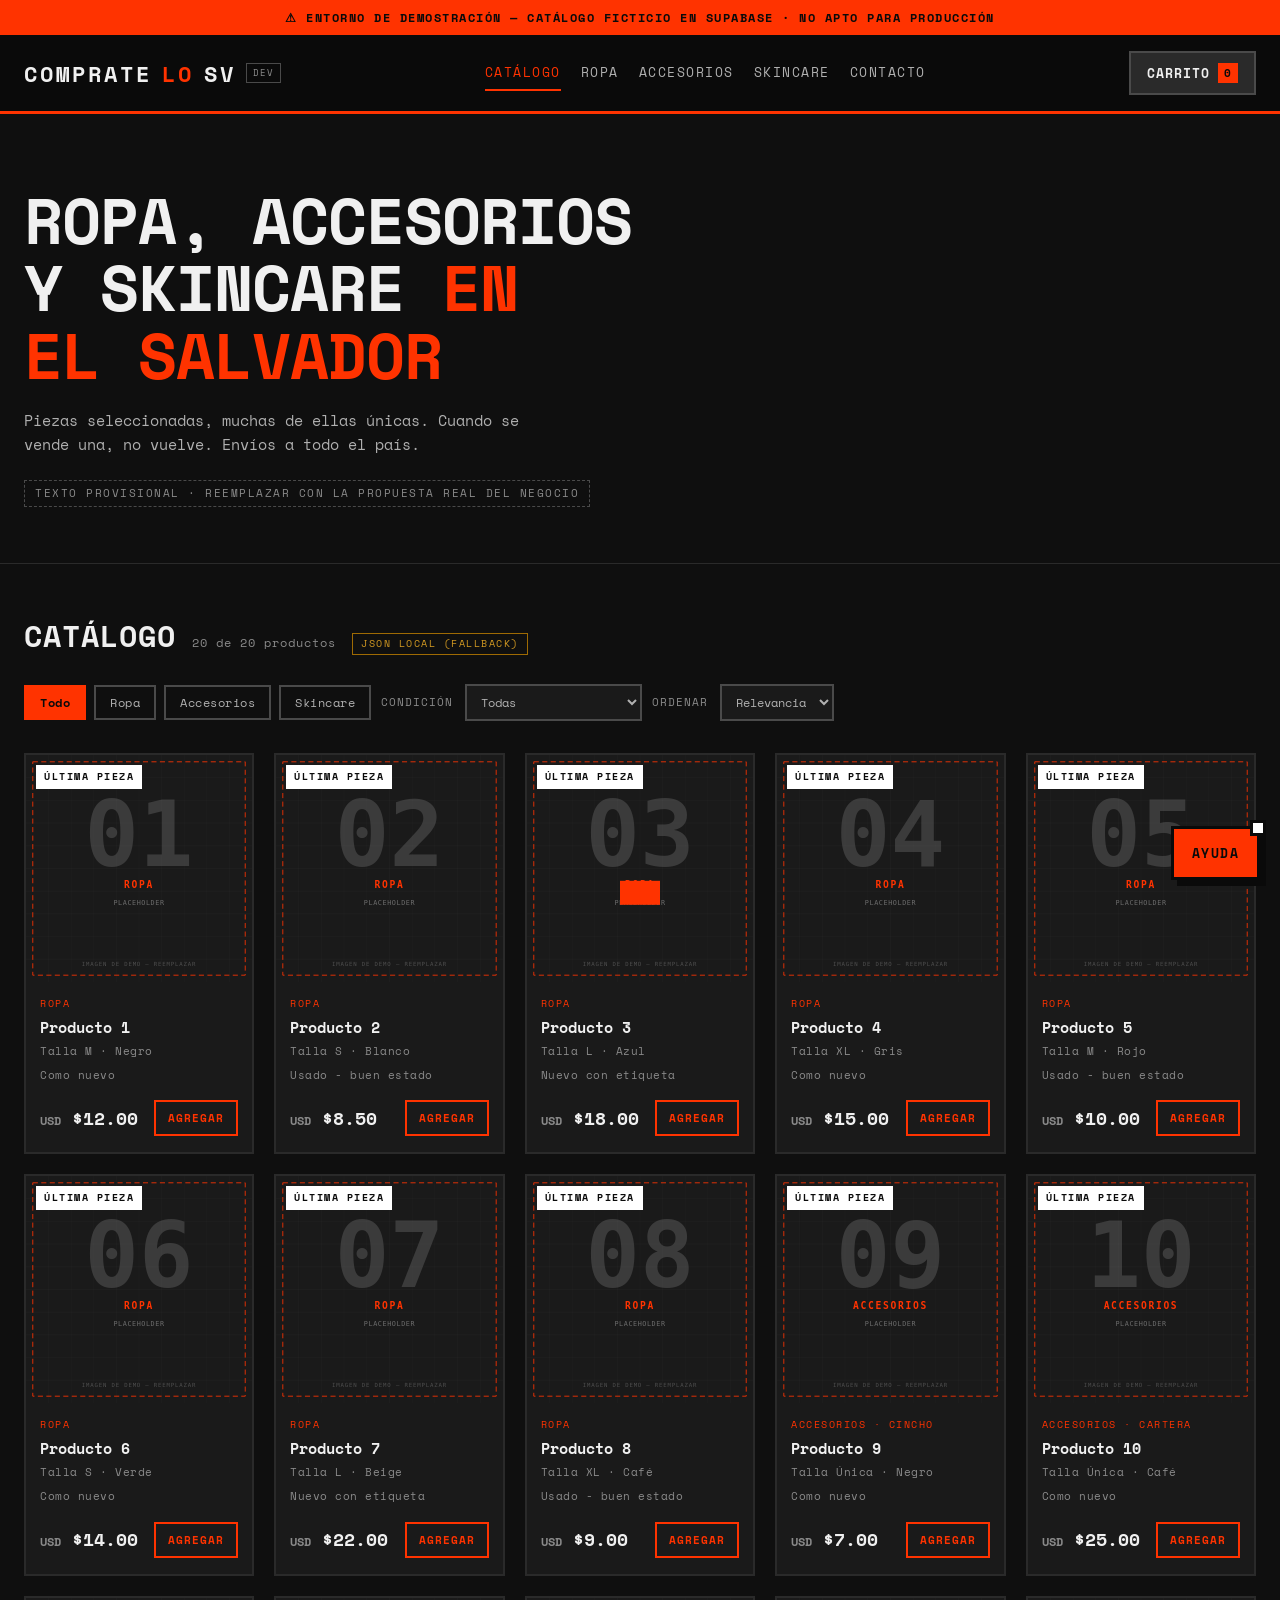
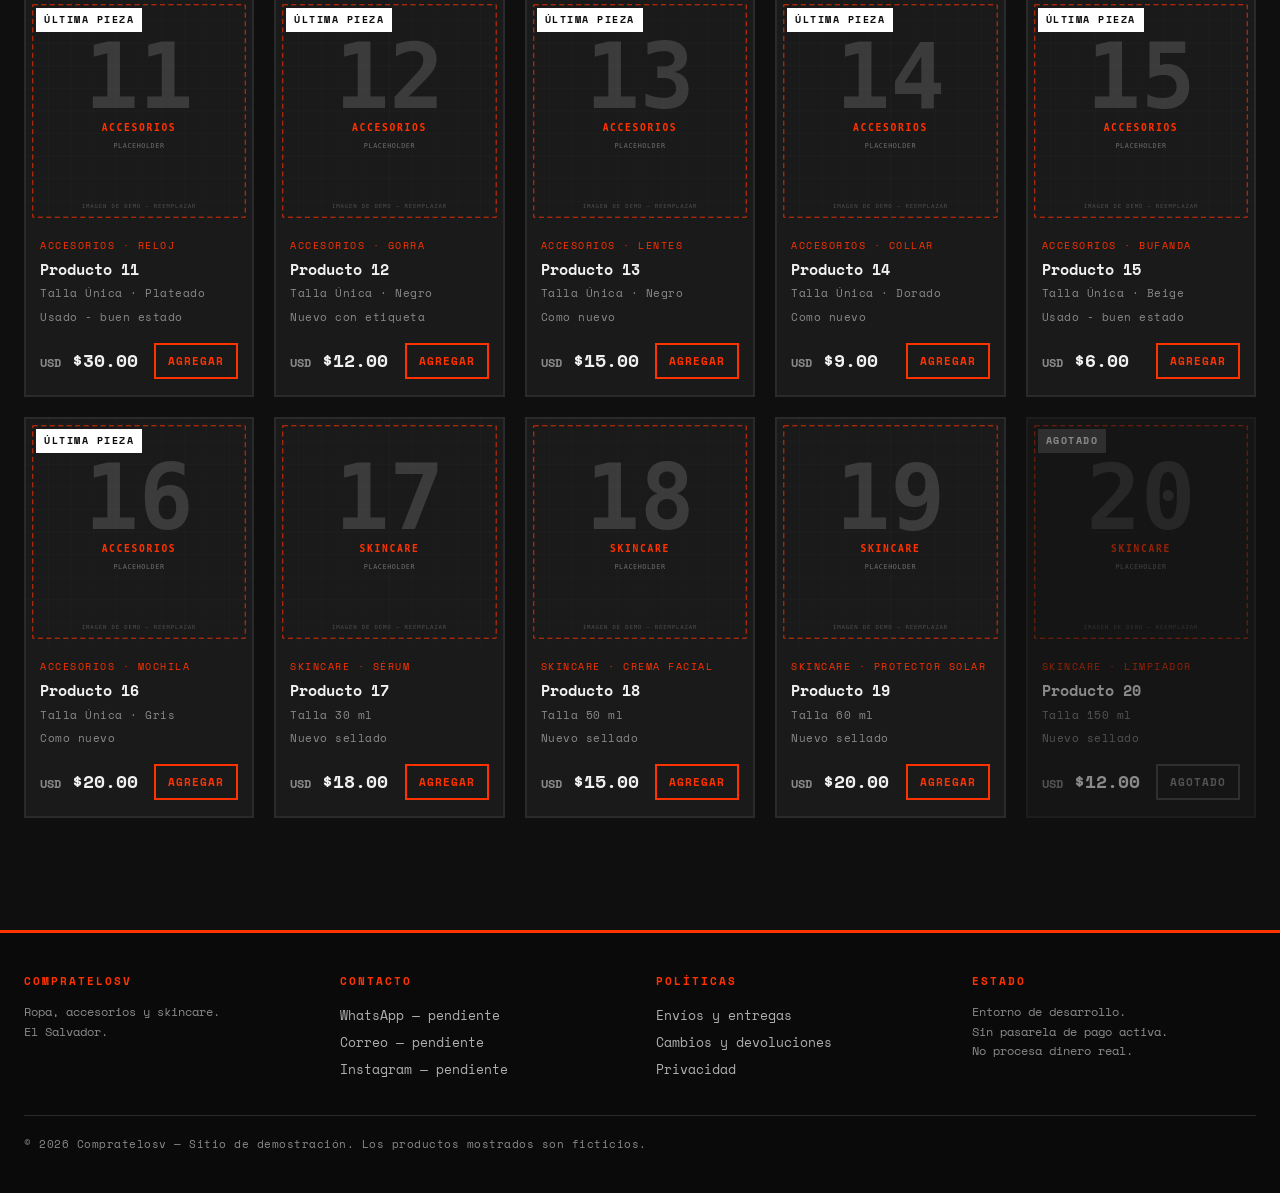
<file: index.html>
<!DOCTYPE html>
<html lang="es-SV">
<head>
  <meta charset="UTF-8">
  <meta name="viewport" content="width=device-width, initial-scale=1.0">
  <title>Compratelosv — Ropa, accesorios y skincare · El Salvador</title>
  <meta name="description" content="Tienda en línea de ropa, accesorios y skincare en El Salvador. Piezas seleccionadas, envíos a todo el país.">
  <meta name="robots" content="noindex, nofollow">
  <meta name="theme-color" content="#ff3300">

  <meta property="og:type" content="website">
  <meta property="og:title" content="Compratelosv — Ropa, accesorios y skincare">
  <meta property="og:description" content="Piezas seleccionadas en El Salvador. Envíos a todo el país.">
  <meta property="og:locale" content="es_SV">

  <link rel="preconnect" href="https://fonts.googleapis.com">
  <link rel="preconnect" href="https://fonts.gstatic.com" crossorigin>
  <link href="https://fonts.googleapis.com/css2?family=Space+Mono:wght@400;700&display=swap" rel="stylesheet">
  <link rel="stylesheet" href="assets/estilos.css">
  <link rel="stylesheet" href="bot-demo/widget.css">
</head>
<body>

  <!-- Aviso permanente: esto NO es producción -->
  <div class="aviso-demo">
    ⚠ Entorno de demostración — catálogo ficticio en Supabase · no apto para producción
  </div>

  <header class="sitio">
    <div class="barra">
      <a href="#" class="logo">
        COMPRATE<span>LO</span>SV <span class="badge-dev">DEV</span>
      </a>

      <nav class="principal" aria-label="Navegación principal">
        <a href="#catalogo" class="activo">Catálogo</a>
        <a href="#catalogo">Ropa</a>
        <a href="#catalogo">Accesorios</a>
        <a href="#catalogo">Skincare</a>
        <a href="#contacto">Contacto</a>
      </nav>

      <button class="btn-carrito" id="btn-carrito" aria-label="Abrir carrito de compras">
        CARRITO <span id="contador-carrito">0</span>
      </button>
    </div>
  </header>

  <main>
    <section class="hero">
      <h1>Ropa, accesorios<br>y skincare <em>en<br>El Salvador</em></h1>
      <p>
        Piezas seleccionadas, muchas de ellas únicas. Cuando se vende una, no vuelve.
        Envíos a todo el país.
      </p>
      <span class="marcador">
        Texto provisional · reemplazar con la propuesta real del negocio
      </span>
    </section>

    <section class="contenedor" id="catalogo">
      <div class="titulo-seccion">
        <h2>Catálogo</h2>
        <span class="conteo" id="conteo-productos">cargando…</span>
        <span class="conteo" id="origen-datos" data-origen="local">—</span>
      </div>

      <div class="filtros">
        <div class="grupo" id="filtros-categoria" role="group" aria-label="Filtrar por categoría">
          <!-- chips generados por JS -->
        </div>

        <div class="grupo">
          <label for="filtro-condicion">Condición</label>
          <select id="filtro-condicion">
            <option value="todas">Todas</option>
            <option value="Nuevo con etiqueta">Nuevo con etiqueta</option>
            <option value="Nuevo sellado">Nuevo sellado</option>
            <option value="Como nuevo">Como nuevo</option>
            <option value="Usado - buen estado">Usado — buen estado</option>
          </select>
        </div>

        <div class="grupo">
          <label for="filtro-orden">Ordenar</label>
          <select id="filtro-orden">
            <option value="relevancia">Relevancia</option>
            <option value="precio-asc">Precio ↑</option>
            <option value="precio-desc">Precio ↓</option>
            <option value="nombre">Nombre A–Z</option>
          </select>
        </div>
      </div>

      <div class="grid-productos" id="grid-productos" aria-live="polite">
        <!-- tarjetas generadas por JS -->
      </div>
    </section>
  </main>

  <footer class="sitio" id="contacto">
    <div class="interior">
      <div>
        <h4>Compratelosv</h4>
        <p style="margin:0;font-size:12px;color:var(--texto-tenue);">
          Ropa, accesorios y skincare.<br>El Salvador.
        </p>
      </div>
      <div>
        <h4>Contacto</h4>
        <a href="#">WhatsApp — pendiente</a>
        <a href="#">Correo — pendiente</a>
        <a href="#">Instagram — pendiente</a>
      </div>
      <div>
        <h4>Políticas</h4>
        <a href="#">Envíos y entregas</a>
        <a href="#">Cambios y devoluciones</a>
        <a href="#">Privacidad</a>
      </div>
      <div>
        <h4>Estado</h4>
        <p style="margin:0;font-size:12px;color:var(--texto-tenue);">
          Entorno de desarrollo.<br>
          Sin pasarela de pago activa.<br>
          No procesa dinero real.
        </p>
      </div>
    </div>
    <div class="legal">
      © 2026 Compratelosv — Sitio de demostración. Los productos mostrados son ficticios.
    </div>
  </footer>

  <!-- Carrito lateral -->
  <aside class="panel-carrito" id="panel-carrito" aria-hidden="true" aria-label="Carrito de compras">
    <div class="cabecera">
      <h2>Tu carrito</h2>
      <button class="btn-cerrar" id="btn-cerrar-carrito" aria-label="Cerrar carrito">×</button>
    </div>

    <div class="items" id="items-carrito">
      <p class="carrito-vacio">Tu carrito está vacío.</p>
    </div>

    <div class="totales">
      <div class="linea-total">
        <span>Subtotal</span>
        <span id="subtotal-carrito">$0.00</span>
      </div>
      <div class="linea-total">
        <span>Envío — casa ($3.00) / agencia ($2.50)</span>
        <span>se calcula en checkout</span>
      </div>
      <div class="linea-total gran">
        <span>Total</span>
        <span id="total-carrito">$0.00</span>
      </div>
      <button class="btn-primario" id="btn-checkout" disabled>
        Continuar al pago
      </button>
    </div>
  </aside>

  <div id="toast" role="status" aria-live="polite"></div>

  <script src="assets/config.js"></script>
  <script src="assets/tienda.js"></script>
  <script src="bot-demo/widget.js"></script>
</body>
</html>
</file>
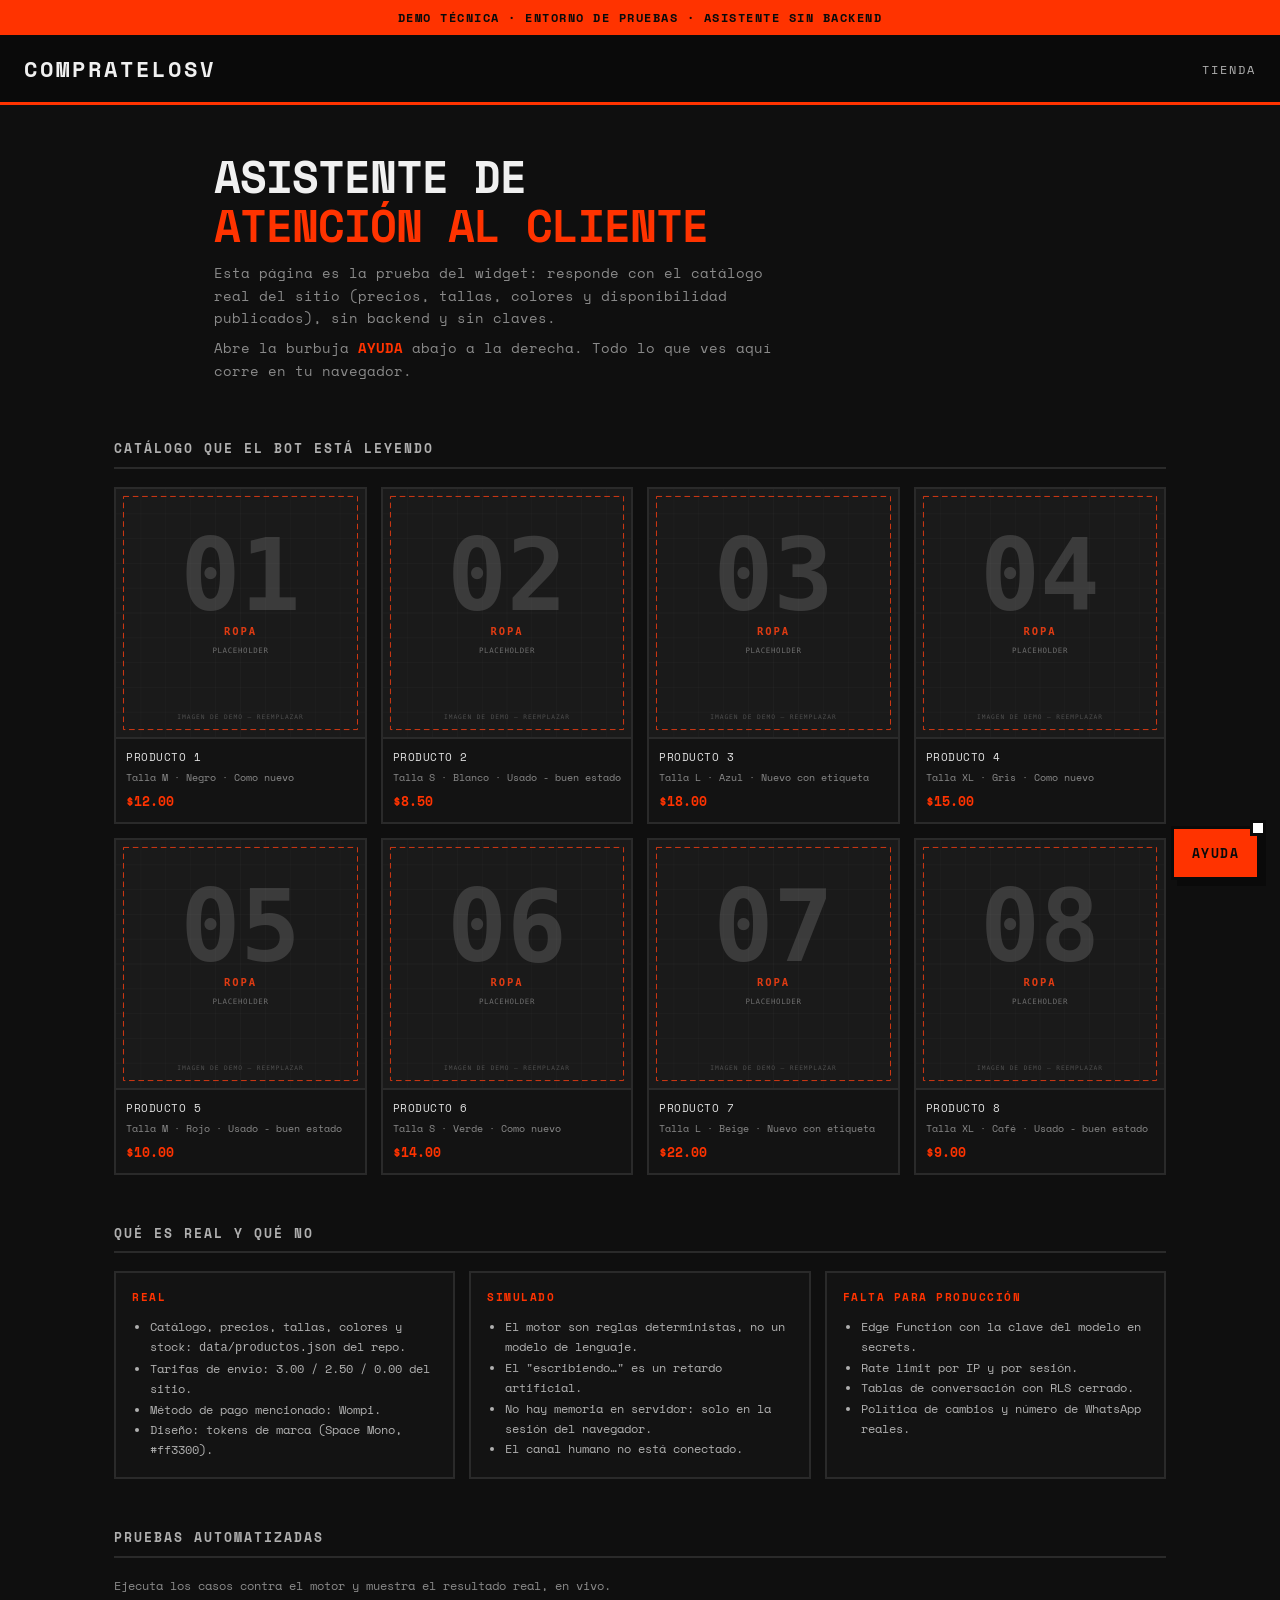
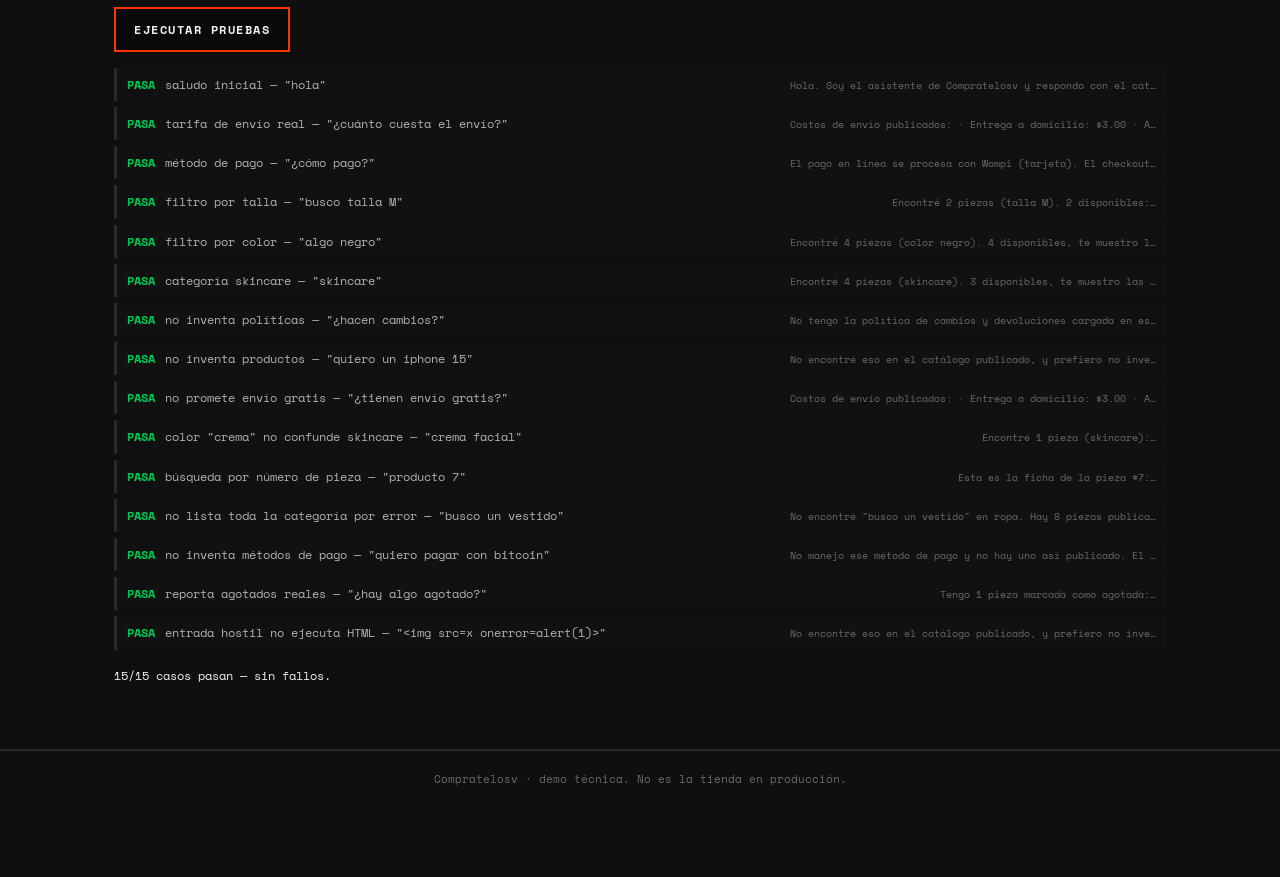
<file: bot-demo/index.html>
<!DOCTYPE html>
<html lang="es">
<head>
<meta charset="UTF-8">
<meta name="viewport" content="width=device-width, initial-scale=1.0">
<title>Demo · Asistente de ayuda — Compratelosv</title>
<meta name="robots" content="noindex, nofollow">
<meta name="description" content="Prueba técnica del widget de atención al cliente de Compratelosv.">
<link rel="preconnect" href="https://fonts.googleapis.com">
<link rel="preconnect" href="https://fonts.gstatic.com" crossorigin>
<link href="https://fonts.googleapis.com/css2?family=Space+Mono:wght@400;700&display=swap" rel="stylesheet">
<link rel="stylesheet" href="../assets/estilos.css">
<link rel="stylesheet" href="widget.css">
<style>
  .demo-aviso {
    background: #ff3300;
    color: #0a0a0a;
    font-size: 12px;
    font-weight: 700;
    letter-spacing: 1.5px;
    text-transform: uppercase;
    text-align: center;
    padding: 8px 16px;
  }
  .demo-hero { padding: 48px 24px 24px; max-width: 900px; margin: 0 auto; }
  .demo-hero h1 {
    font-size: clamp(26px, 5vw, 44px);
    line-height: 1.1;
    letter-spacing: -1px;
    color: #f0f0f0;
    margin: 0 0 12px;
    text-transform: uppercase;
  }
  .demo-hero h1 span { color: #ff3300; }
  .demo-hero p { color: #8a8a8a; max-width: 62ch; margin: 0 0 8px; font-size: 14px; }
  .demo-bloque { max-width: 1100px; margin: 0 auto; padding: 24px; }
  .demo-bloque h2 {
    font-size: 13px; letter-spacing: 2px; text-transform: uppercase;
    color: #b0b0b0; border-bottom: 2px solid #2a2a2a; padding-bottom: 8px; margin: 0 0 18px;
  }
  .demo-grid { display: grid; grid-template-columns: repeat(auto-fill, minmax(210px, 1fr)); gap: 14px; }
  .demo-card { border: 2px solid #2a2a2a; background: #131313; }
  .demo-card img { width: 100%; aspect-ratio: 1; object-fit: cover; display: block; filter: grayscale(.2); }
  .demo-card .info { padding: 10px; border-top: 2px solid #2a2a2a; }
  .demo-card .nom { font-size: 11px; text-transform: uppercase; letter-spacing: .5px; color: #e0e0e0; display: block; }
  .demo-card .meta { font-size: 10px; color: #8a8a8a; display: block; margin-top: 3px; }
  .demo-card .precio { font-size: 13px; font-weight: 700; color: #ff3300; display: block; margin-top: 5px; }
  .demo-tres { display: grid; grid-template-columns: repeat(auto-fit, minmax(260px, 1fr)); gap: 14px; }
  .demo-caja { border: 2px solid #2a2a2a; background: #131313; padding: 16px; }
  .demo-caja h3 { margin: 0 0 10px; font-size: 11px; letter-spacing: 1.5px; text-transform: uppercase; color: #ff3300; }
  .demo-caja ul { margin: 0; padding-left: 18px; font-size: 12px; color: #b0b0b0; line-height: 1.7; }
  .demo-btn {
    background: #0a0a0a; color: #f0f0f0; border: 2px solid #ff3300;
    font-family: inherit; font-size: 12px; font-weight: 700; letter-spacing: 1.5px;
    text-transform: uppercase; padding: 12px 18px; cursor: pointer;
  }
  .demo-btn:hover { background: #ff3300; color: #0a0a0a; }
  #resultados { margin-top: 16px; display: flex; flex-direction: column; gap: 6px; }
  .demo-t { display: flex; gap: 10px; align-items: baseline; font-size: 12px; padding: 7px 10px; border-left: 3px solid #2a2a2a; background: #111; }
  .demo-t .ok { color: #00c853; font-weight: 700; }
  .demo-t .ko { color: #ff3300; font-weight: 700; }
  .demo-t .caso { color: #b0b0b0; flex: 1 1 auto; }
  .demo-t .det { color: #6a6a6a; font-size: 10px; }
  .demo-resumen { margin-top: 10px; font-size: 12px; color: #f0f0f0; }
  footer.demo-pie { border-top: 2px solid #2a2a2a; margin-top: 40px; padding: 20px 24px 90px; font-size: 11px; color: #6a6a6a; text-align: center; }
  header.sitio nav a { color: #b0b0b0; text-decoration: none; font-size: 12px; letter-spacing: 2px; text-transform: uppercase; }
  header.sitio nav a:hover, header.sitio nav a:focus-visible { color: #ffffff; border-bottom: 2px solid #ff3300; }
</style>
</head>
<body>

<div class="demo-aviso">Demo técnica · entorno de pruebas · asistente sin backend</div>

<header class="sitio">
  <div class="barra">
    <a class="logo" href="../index.html">COMPRATELOSV</a>
    <nav><a href="../index.html">Tienda</a></nav>
  </div>
</header>

<section class="demo-hero">
  <h1>Asistente de<br><span>atención al cliente</span></h1>
  <p>Esta página es la prueba del widget: responde con el catálogo real del sitio (precios, tallas, colores y disponibilidad publicados), sin backend y sin claves.</p>
  <p>Abre la burbuja <strong style="color:#ff3300">AYUDA</strong> abajo a la derecha. Todo lo que ves aquí corre en tu navegador.</p>
</section>

<section class="demo-bloque">
  <h2>Catálogo que el bot está leyendo</h2>
  <div class="demo-grid" id="grid"></div>
</section>

<section class="demo-bloque">
  <h2>Qué es real y qué no</h2>
  <div class="demo-tres">
    <div class="demo-caja">
      <h3>Real</h3>
      <ul>
        <li>Catálogo, precios, tallas, colores y stock: <code>data/productos.json</code> del repo.</li>
        <li>Tarifas de envío: 3.00 / 2.50 / 0.00 del sitio.</li>
        <li>Método de pago mencionado: Wompi.</li>
        <li>Diseño: tokens de marca (Space Mono, #ff3300).</li>
      </ul>
    </div>
    <div class="demo-caja">
      <h3>Simulado</h3>
      <ul>
        <li>El motor son reglas deterministas, no un modelo de lenguaje.</li>
        <li>El "escribiendo…" es un retardo artificial.</li>
        <li>No hay memoria en servidor: solo en la sesión del navegador.</li>
        <li>El canal humano no está conectado.</li>
      </ul>
    </div>
    <div class="demo-caja">
      <h3>Falta para producción</h3>
      <ul>
        <li>Edge Function con la clave del modelo en secrets.</li>
        <li>Rate limit por IP y por sesión.</li>
        <li>Tablas de conversación con RLS cerrado.</li>
        <li>Política de cambios y número de WhatsApp reales.</li>
      </ul>
    </div>
  </div>
</section>

<section class="demo-bloque">
  <h2>Pruebas automatizadas</h2>
  <p style="font-size:12px;color:#8a8a8a;margin:0 0 12px">Ejecuta los casos contra el motor y muestra el resultado real, en vivo.</p>
  <button class="demo-btn" id="btn-probar" type="button">Ejecutar pruebas</button>
  <div id="resultados" aria-live="polite"></div>
</section>

<footer class="demo-pie">
  Compratelosv · demo técnica. No es la tienda en producción.
</footer>

<script src="widget.js"></script>
<script>
(function () {
  // --- catálogo visible ---
  fetch('../data/productos.json', { cache: 'no-store' })
    .then(function (r) { return r.json(); })
    .then(function (d) {
      var arr = Array.isArray(d) ? d : (d.productos || []);
      var grid = document.getElementById('grid');
      arr.slice(0, 8).forEach(function (p) {
        var a = document.createElement('a');
        a.className = 'demo-card';
        a.href = '../index.html';
        a.style.textDecoration = 'none';
        var img = document.createElement('img');
        img.src = '../' + p.imagen;
        img.alt = p.nombre;
        img.loading = 'lazy';
        var info = document.createElement('div');
        info.className = 'info';
        var n = document.createElement('span'); n.className = 'nom'; n.textContent = p.nombre;
        var m = document.createElement('span'); m.className = 'meta';
        m.textContent = [p.talla ? 'Talla ' + p.talla : '', p.color, p.condicion].filter(Boolean).join(' · ');
        var pr = document.createElement('span'); pr.className = 'precio'; pr.textContent = '$' + Number(p.precio).toFixed(2);
        info.appendChild(n); info.appendChild(m); info.appendChild(pr);
        a.appendChild(img); a.appendChild(info);
        grid.appendChild(a);
      });
    })
    .catch(function (e) {
      document.getElementById('grid').textContent = 'No se pudo cargar el catálogo: ' + e.message;
    });

  // --- pruebas ---
  var CASOS = [
    { q: 'hola', espera: /asistente de Compratelosv/i, nombre: 'saludo inicial' },
    { q: '¿cuánto cuesta el envío?', espera: /\$3\.00/, nombre: 'tarifa de envío real' },
    { q: '¿cómo pago?', espera: /Wompi/, nombre: 'método de pago' },
    { q: 'busco talla M', espera: /talla M/i, nombre: 'filtro por talla' },
    { q: 'algo negro', espera: /negro/i, nombre: 'filtro por color' },
    { q: 'skincare', espera: /skincare|crema|serum|facial/i, nombre: 'categoría skincare' },
    { q: '¿hacen cambios?', espera: /no tengo la política/i, nombre: 'no inventa políticas' },
    { q: 'quiero un iphone 15', espera: /No encontré eso/i, nombre: 'no inventa productos' },
    { q: '¿tienen envío gratis?', espera: /\$|envío/i, nombre: 'no promete envío gratis' },
    { q: 'crema facial', espera: /Crema facial/i, nombre: 'color "crema" no confunde skincare' },
    { q: 'producto 7', espera: /pieza #7/i, nombre: 'búsqueda por número de pieza' },
    { q: 'busco un vestido', espera: /No encontré/i, nombre: 'no lista toda la categoría por error' },
    { q: 'quiero pagar con bitcoin', espera: /No manejo ese método/i, nombre: 'no inventa métodos de pago' },
    { q: '¿hay algo agotado?', espera: /agotada|agotado/i, nombre: 'reporta agotados reales' },
    { q: '<img src=x onerror=alert(1)>', espera: /./, nombre: 'entrada hostil no ejecuta HTML' }
  ];

  function ejecutar() {
    var out = document.getElementById('resultados');
    out.textContent = '';
    var bus = window.__BOT_DEMO;
    if (!bus) {
      out.textContent = 'El motor aún no está listo (catálogo cargando). Espera un segundo.';
      return;
    }
    var ok = 0;
    CASOS.forEach(function (c) {
      var r = bus.responder(c.q);
      var texto = (r.texto || '') + ' ' + (r.productos || []).map(function (p) {
        return [p.nombre, p.subtipo, p.talla, p.color, p.precio].filter(Boolean).join(' ');
      }).join(' ');
      var pasa = c.espera.test(texto);
      // caso especial: envío gratis no debe afirmarse
      if (c.nombre === 'no promete envío gratis' && /gratis/i.test(r.texto || '')) pasa = false;
      if (pasa) ok++;

      var row = document.createElement('div');
      row.className = 'demo-t';
      var st = document.createElement('span');
      st.className = pasa ? 'ok' : 'ko';
      st.textContent = pasa ? 'PASA' : 'FALLA';
      var cs = document.createElement('span');
      cs.className = 'caso';
      cs.textContent = c.nombre + ' — "' + c.q + '"';
      var dt = document.createElement('span');
      dt.className = 'det';
      dt.textContent = (r.texto || '').replace(/\s+/g, ' ').slice(0, 60) + '…';
      row.appendChild(st); row.appendChild(cs); row.appendChild(dt);
      out.appendChild(row);
    });
    var res = document.createElement('div');
    res.className = 'demo-resumen';
    res.textContent = ok + '/' + CASOS.length + ' casos pasan' + (ok === CASOS.length ? ' — sin fallos.' : '.');
    out.appendChild(res);
  }

  document.getElementById('btn-probar').addEventListener('click', ejecutar);
  window.addEventListener('load', function () { setTimeout(ejecutar, 400); });
})();
</script>
</body>
</html>
</file>
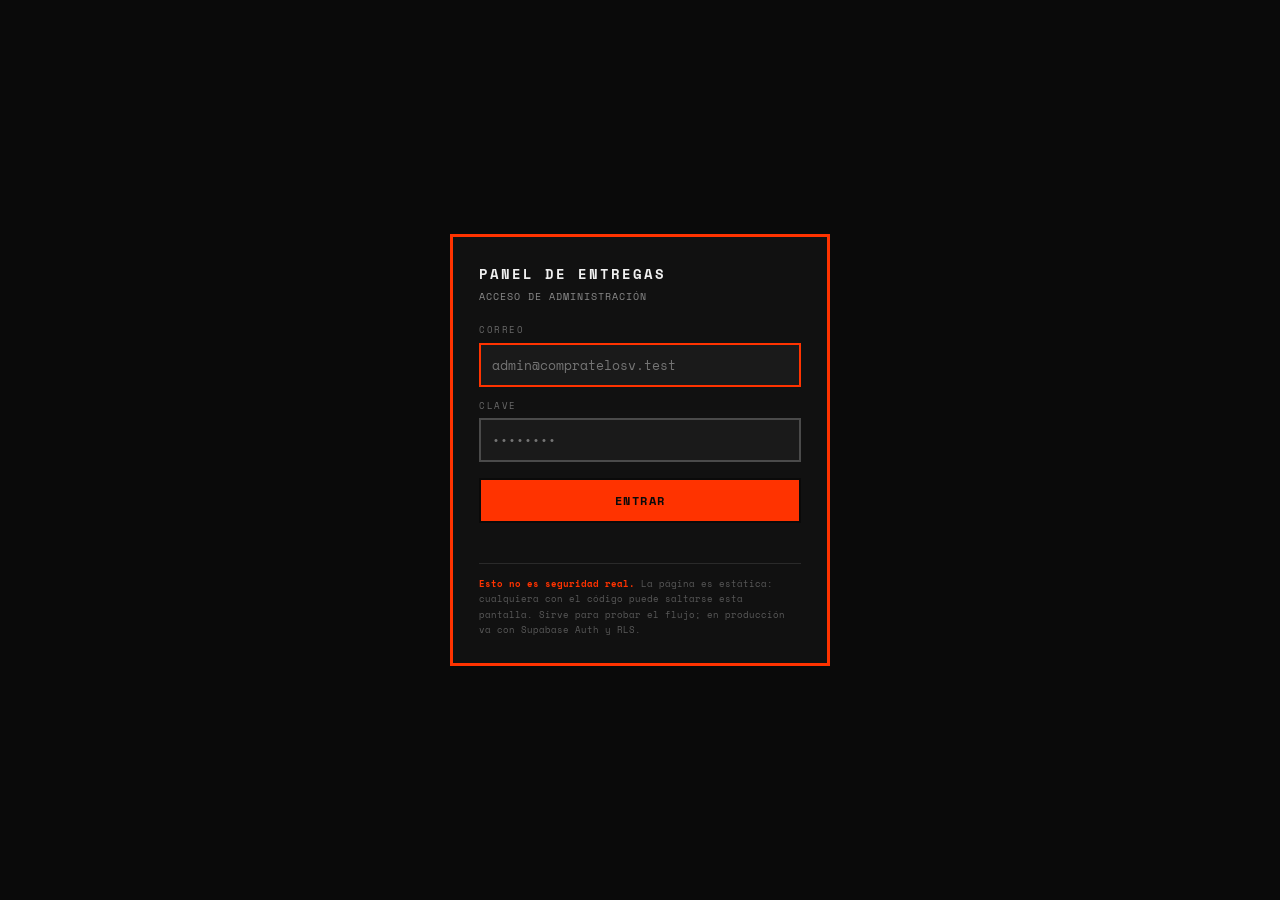
<file: admin-entregas.html>
<!DOCTYPE html>
<html lang="es-SV">
<head>
<meta charset="UTF-8">
<meta name="viewport" content="width=device-width, initial-scale=1.0">
<title>Panel de entregas — Compratelosv</title>
<meta name="robots" content="noindex, nofollow">
<link rel="preconnect" href="https://fonts.googleapis.com">
<link rel="preconnect" href="https://fonts.gstatic.com" crossorigin>
<link href="https://fonts.googleapis.com/css2?family=Space+Mono:wght@400;700&display=swap" rel="stylesheet">
<link rel="stylesheet" href="assets/estilos.css">
<style>
  body { background: #0f0f0f; }

  .p-aviso {
    background: #ff3300; color: #0a0a0a; font-size: 11px; font-weight: 700;
    letter-spacing: 1.5px; text-transform: uppercase; text-align: center; padding: 7px 14px;
  }
  .p-barra {
    position: sticky; top: 0; z-index: 50; background: #0a0a0a;
    border-bottom: 3px solid #ff3300; padding: 12px 20px;
    display: flex; align-items: center; justify-content: space-between; gap: 16px; flex-wrap: wrap;
  }
  .p-barra h1 { margin: 0; font-size: 14px; letter-spacing: 2.5px; text-transform: uppercase; color: #f0f0f0; }
  .p-barra .sub { font-size: 10px; color: #6a6a6a; letter-spacing: 1px; }
  .p-acciones { display: flex; gap: 8px; flex-wrap: wrap; }
  .p-btn {
    background: transparent; border: 2px solid #4a4a4a; color: #b0b0b0;
    font-family: inherit; font-size: 10px; font-weight: 700; letter-spacing: 1px;
    text-transform: uppercase; padding: 8px 11px; cursor: pointer;
  }
  .p-btn:hover { border-color: #ff3300; color: #fff; }
  .p-btn--danger { border-color: #ff3300; color: #ff3300; }
  .p-btn--danger:hover { background: #ff3300; color: #0a0a0a; }

  .p-wrap { max-width: 1280px; margin: 0 auto; padding: 18px 20px 80px; }

  /* selector de fechas */
  .p-fechas { display: flex; gap: 8px; overflow-x: auto; padding-bottom: 6px; margin-bottom: 16px; }
  .p-fecha {
    flex: 0 0 auto; background: #141414; border: 2px solid #2a2a2a; color: #8a8a8a;
    font-family: inherit; padding: 9px 13px; cursor: pointer; text-align: left; min-width: 128px;
  }
  .p-fecha:hover { border-color: #4a4a4a; color: #d0d0d0; }
  .p-fecha[aria-pressed="true"] { border-color: #ff3300; background: #1a1a1a; color: #fff; }
  .p-fecha .d { display: block; font-size: 9px; letter-spacing: 1.5px; text-transform: uppercase; color: #6a6a6a; }
  .p-fecha .n { display: block; font-size: 12px; font-weight: 700; margin-top: 3px; }
  .p-fecha[aria-pressed="true"] .d { color: #ff3300; }

  /* resumen del día */
  .p-resumen { display: grid; grid-template-columns: repeat(auto-fit, minmax(130px, 1fr)); gap: 10px; margin-bottom: 18px; }
  .p-kpi { border: 2px solid #2a2a2a; background: #131313; padding: 11px 13px; }
  .p-kpi .k { font-size: 9px; letter-spacing: 1.5px; text-transform: uppercase; color: #6a6a6a; display: block; }
  .p-kpi .v { font-size: 21px; font-weight: 700; color: #f0f0f0; display: block; margin-top: 3px; }
  .p-kpi .v.ok { color: #00c853; }
  .p-kpi .v.warn { color: #ffb300; }
  .p-kpi .v.bad { color: #ff3300; }

  /* turnos */
  .p-turnos { display: grid; grid-template-columns: 1fr 1fr; gap: 16px; }
  @media (max-width: 860px) { .p-turnos { grid-template-columns: 1fr; } }

  .p-turno { border: 2px solid #2a2a2a; background: #111; display: flex; flex-direction: column; }
  .p-turno-head { padding: 12px 14px; border-bottom: 2px solid #2a2a2a; background: #161616; }
  .p-turno-head .fila1 { display: flex; justify-content: space-between; align-items: center; gap: 10px; flex-wrap: wrap; }
  .p-turno-head h2 { margin: 0; font-size: 12px; letter-spacing: 2px; text-transform: uppercase; color: #f0f0f0; }
  .p-turno-head .horas { font-size: 10px; color: #6a6a6a; letter-spacing: 1px; }
  .p-punto {
    display: inline-block; font-size: 10px; font-weight: 700; letter-spacing: 1px;
    text-transform: uppercase; padding: 4px 8px; border: 2px solid #4a4a4a; color: #d0d0d0;
  }
  .p-punto--fijado { border-color: #ff3300; color: #ff3300; }
  .p-punto--libre { border-style: dashed; color: #8a8a8a; }
  .p-estado-viaje {
    display: inline-block; font-size: 9px; font-weight: 700; letter-spacing: 1px;
    text-transform: uppercase; padding: 3px 7px; margin-top: 8px;
  }
  .p-viaje-si { background: #00c853; color: #0a0a0a; }
  .p-viaje-no { background: #2a2a2a; color: #8a8a8a; }
  .p-viaje-cancel { background: #ff3300; color: #0a0a0a; }

  .p-ocupacion { margin-top: 10px; }
  .p-barra-ocu { height: 6px; background: #2a2a2a; margin-top: 4px; }
  .p-barra-ocu span { display: block; height: 100%; background: #ff3300; }
  .p-ocupacion .txt { font-size: 10px; color: #8a8a8a; letter-spacing: 0.5px; }

  .p-lista { list-style: none; margin: 0; padding: 0; }
  .p-cli {
    display: grid; grid-template-columns: 54px 1fr auto; gap: 10px; align-items: center;
    padding: 10px 14px; border-bottom: 1px solid #1e1e1e;
  }
  .p-cli:last-child { border-bottom: 0; }
  .p-cli:hover { background: #161616; }
  .p-hora { font-size: 11px; font-weight: 700; color: #f0f0f0; letter-spacing: 0.5px; }
  .p-hora small { display: block; font-size: 8px; color: #5a5a5a; font-weight: 400; }
  .p-nom { font-size: 12px; color: #e0e0e0; display: block; line-height: 1.3; }
  .p-meta { font-size: 9px; color: #6a6a6a; display: block; margin-top: 2px; letter-spacing: 0.3px; }
  .p-right { display: flex; flex-direction: column; align-items: flex-end; gap: 5px; }

  .p-pill {
    font-size: 8px; font-weight: 700; letter-spacing: 1px; text-transform: uppercase;
    padding: 3px 6px; border: 1px solid; white-space: nowrap;
  }
  .p-pill--programada { color: #8a8a8a; border-color: #4a4a4a; }
  .p-pill--confirmada { color: #00c853; border-color: #00c853; }
  .p-pill--no_confirmada { color: #ffb300; border-color: #ffb300; }
  .p-pill--reagendada { color: #4a9eff; border-color: #4a9eff; }
  .p-pill--entregada { color: #00c853; border-color: #00c853; background: #0e2a17; }
  .p-pill--cancelada { color: #ff3300; border-color: #ff3300; }

  .p-mini {
    background: transparent; border: 1px solid #3a3a3a; color: #8a8a8a;
    font-family: inherit; font-size: 8px; letter-spacing: 0.5px; text-transform: uppercase;
    padding: 3px 6px; cursor: pointer;
  }
  .p-mini:hover { border-color: #ff3300; color: #fff; }

  .p-vacio { padding: 22px 14px; color: #5a5a5a; font-size: 11px; text-align: center; }
  .p-banner {
    border: 2px solid #ff3300; background: #1c0d09; color: #ffb3a0;
    padding: 10px 13px; font-size: 11px; margin-bottom: 14px; display: none;
  }
  .p-banner.ver { display: block; }

  /* modal */
  .p-modal { position: fixed; inset: 0; background: rgba(0,0,0,.82); display: none; z-index: 200; padding: 20px; overflow-y: auto; }
  .p-modal.ver { display: block; }
  .p-modal-box { max-width: 540px; margin: 40px auto; background: #111; border: 3px solid #ff3300; padding: 18px; }
  .p-modal-box h3 { margin: 0 0 4px; font-size: 13px; letter-spacing: 1.5px; text-transform: uppercase; color: #f0f0f0; }
  .p-modal-box .dir { font-size: 10px; color: #8a8a8a; letter-spacing: 0.5px; }
  .p-detalle { display: grid; grid-template-columns: 1fr 1fr; gap: 8px; margin: 14px 0; }
  .p-detalle div { border: 1px solid #2a2a2a; padding: 8px 10px; }
  .p-detalle .k { font-size: 8px; letter-spacing: 1px; text-transform: uppercase; color: #6a6a6a; display: block; }
  .p-detalle .v { font-size: 12px; color: #e0e0e0; display: block; margin-top: 2px; }
  .p-timeline { list-style: none; margin: 0; padding: 0 0 0 14px; border-left: 2px solid #2a2a2a; }
  .p-timeline li { position: relative; padding: 0 0 12px 12px; font-size: 11px; color: #b0b0b0; }
  .p-timeline li::before {
    content: ''; position: absolute; left: -21px; top: 4px; width: 7px; height: 7px; background: #ff3300;
  }
  .p-timeline .ts { display: block; font-size: 9px; color: #5a5a5a; letter-spacing: 0.5px; }
  .p-cerrar-modal { margin-top: 14px; width: 100%; }
  .p-leyenda { margin-top: 22px; font-size: 10px; color: #5a5a5a; line-height: 1.8; }
  .p-leyenda b { color: #8a8a8a; }

  /* vista compacta */
  .p-compacto .p-cli { padding: 5px 14px; }
  .p-compacto .p-meta { display: none; }
  .p-compacto .p-nom { font-size: 11px; }
  .p-compacto .p-hora small { display: none; }
  .p-compacto .p-turno-head { padding: 8px 14px; }
  .p-compacto .p-ocupacion { display: none; }
  .p-compacto .p-pill { font-size: 7px; padding: 2px 5px; }

  /* reembolso dentro del detalle */
  .p-reembolso { border: 2px solid #ff3300; background: #1c0d09; padding: 10px 12px; margin: 12px 0; }
  .p-reembolso h4 { margin: 0 0 8px; font-size: 9px; letter-spacing: 1.5px; text-transform: uppercase; color: #ff3300; }
  .p-reembolso .linea { display: flex; justify-content: space-between; font-size: 11px; color: #d5d5d5; padding: 2px 0; }
  .p-reembolso .linea.total { border-top: 1px solid #4a2a20; margin-top: 6px; padding-top: 6px; font-weight: 700; color: #fff; }

  .p-wa {
    display: inline-block; margin-top: 6px; font-size: 10px; letter-spacing: 1px; text-transform: uppercase;
    border: 2px solid #00c853; color: #00c853; padding: 6px 10px; text-decoration: none;
  }
  .p-wa:hover { background: #00c853; color: #0a0a0a; }
  .p-notas { font-size: 11px; color: #b0b0b0; border-left: 3px solid #4a4a4a; padding: 6px 10px; margin: 8px 0; }
  .p-motivo-sel, .p-motivo-nota {
    width: 100%; background: #1a1a1a; border: 2px solid #4a4a4a; color: #f0f0f0;
    font-family: inherit; font-size: 12px; padding: 9px 10px; margin-top: 6px;
  }
  .p-motivo-nota { min-height: 62px; resize: vertical; }
  .p-etiqueta { font-size: 9px; letter-spacing: 1.5px; text-transform: uppercase; color: #6a6a6a; display: block; margin-top: 12px; }

  /* acceso */
  .l-overlay {
    position: fixed; inset: 0; z-index: 900; background: #0a0a0a;
    display: flex; align-items: center; justify-content: center; padding: 20px;
  }
  .l-overlay.oculto { display: none; }
  .l-box { width: 100%; max-width: 380px; border: 3px solid #ff3300; background: #111; padding: 26px; }
  .l-box h2 { margin: 0 0 4px; font-size: 14px; letter-spacing: 2px; text-transform: uppercase; color: #f0f0f0; }
  .l-box p.sub { margin: 0 0 18px; font-size: 10px; color: #8a8a8a; letter-spacing: 1px; text-transform: uppercase; }
  .l-campo { margin-bottom: 12px; }
  .l-campo label { display: block; font-size: 9px; letter-spacing: 1.5px; text-transform: uppercase; color: #6a6a6a; margin-bottom: 5px; }
  .l-campo input {
    width: 100%; background: #1a1a1a; border: 2px solid #4a4a4a; color: #f0f0f0;
    font-family: inherit; font-size: 13px; padding: 10px 11px;
  }
  .l-campo input:focus { outline: none; border-color: #ff3300; }
  .l-entrar {
    width: 100%; background: #ff3300; border: 2px solid #0a0a0a; color: #0a0a0a;
    font-family: inherit; font-size: 12px; font-weight: 700; letter-spacing: 1.5px;
    text-transform: uppercase; padding: 12px; cursor: pointer; margin-top: 4px;
  }
  .l-entrar:hover { background: #ff5522; }
  .l-error { color: #ff3300; font-size: 10px; min-height: 16px; margin: 8px 0 0; letter-spacing: .5px; }
  .l-nota { margin: 16px 0 0; font-size: 9px; color: #5a5a5a; line-height: 1.7; border-top: 1px solid #2a2a2a; padding-top: 12px; }
  .l-nota b { color: #ff3300; }
</style>
</head>
<body>

<div class="l-overlay" id="login">
  <form class="l-box" id="login-form" autocomplete="off">
    <h2>Panel de entregas</h2>
    <p class="sub">Acceso de administración</p>

    <div class="l-campo">
      <label for="l-user">Correo</label>
      <input id="l-user" type="email" required autocomplete="username" placeholder="admin@compratelosv.test">
    </div>
    <div class="l-campo">
      <label for="l-pass">Clave</label>
      <input id="l-pass" type="password" required autocomplete="current-password" placeholder="••••••••">
    </div>

    <button class="l-entrar" type="submit">Entrar</button>
    <p class="l-error" id="l-error" role="alert"></p>

    <p class="l-nota">
      <b>Esto no es seguridad real.</b> La página es estática: cualquiera con el código puede saltarse
      esta pantalla. Sirve para probar el flujo; en producción va con Supabase Auth y RLS.
    </p>
  </form>
</div>

<div class="p-aviso">Panel de entregas · datos de ejemplo · no conectado a Supabase</div>

<div class="p-barra">
  <div>
    <h1>Agenda de entregas</h1>
    <span class="sub" id="hoy">—</span>
  </div>
  <div class="p-acciones">
    <button class="p-btn" id="btn-compacto" type="button" aria-pressed="false">Vista compacta</button>
    <button class="p-btn" id="btn-corte" type="button">Simular 07:35 (corte)</button>
    <button class="p-btn" id="btn-reset" type="button">Reiniciar datos</button>
    <button class="p-btn" id="btn-salir" type="button">Salir</button>
  </div>
</div>

<div class="p-wrap">
  <div class="p-banner" id="banner" role="status" aria-live="polite"></div>

  <div class="p-fechas" id="fechas" role="group" aria-label="Seleccionar fecha de entrega"></div>

  <div class="p-resumen" id="resumen"></div>

  <div class="p-turnos" id="turnos"></div>

  <div class="p-leyenda">
    <b>Reglas aplicadas:</b> 1 cliente por franja · 6 por turno · el primer pedido fija el punto del turno ·
    el otro turno va forzosamente al punto contrario · solo se viaja si al menos un cliente confirmó.<br>
    <b>Semáforo:</b> verde = viaje confirmado · gris = nadie ha confirmado aún · rojo = turno cancelado por ti.
  </div>
</div>

<div class="p-modal" id="modal" role="dialog" aria-modal="true" aria-labelledby="modal-titulo">
  <div class="p-modal-box">
    <h3 id="modal-titulo">Detalle</h3>
    <span class="dir" id="modal-dir"></span>
    <div class="p-detalle" id="modal-detalle"></div>
    <div id="modal-extra"></div>
    <ul class="p-timeline" id="modal-timeline"></ul>
    <button class="p-btn p-cerrar-modal" id="btn-cerrar-modal" type="button">Cerrar</button>
  </div>
</div>

<div class="p-modal" id="modal-motivo" role="dialog" aria-modal="true" aria-labelledby="motivo-titulo">
  <div class="p-modal-box">
    <h3 id="motivo-titulo">Cancelar turno</h3>
    <span class="dir" id="motivo-dir"></span>
    <label class="p-etiqueta" for="motivo-select">Motivo</label>
    <select class="p-motivo-sel" id="motivo-select">
      <option value="clima">Clima / lluvia</option>
      <option value="emergencia">Emergencia personal</option>
      <option value="vehiculo">Problema con el vehículo</option>
      <option value="sin_confirmaciones">Nadie confirmó</option>
      <option value="otro">Otro</option>
    </select>
    <label class="p-etiqueta" for="motivo-nota">Nota para el historial (opcional)</label>
    <textarea class="p-motivo-nota" id="motivo-nota" placeholder="Ej. lluvia fuerte en Santa Tecla"></textarea>
    <div style="display:flex;gap:8px;margin-top:14px;flex-wrap:wrap">
      <button class="p-btn p-btn--danger" id="btn-motivo-ok" type="button">Confirmar cancelación</button>
      <button class="p-btn" id="btn-motivo-cancel" type="button">Volver</button>
    </div>
    <p style="font-size:10px;color:#6a6a6a;margin:12px 0 0">
      Los clientes afectados pasan a "Reagendada" y no se les consume intento.
    </p>
  </div>
</div>

<script>
(function () {
  'use strict';

  var CLAVE = 'clv-entregas-demo-v4';   // subir versión aquí al cambiar el generador
  var PUNTOS = { merliot: 'Plaza Merliot', metro: 'Metrocentro' };
  var ESTADOS = {
    programada: 'Pendiente',
    confirmada: 'Confirmada',
    no_confirmada: 'No confirmó',
    reagendada: 'Reagendada',
    entregada: 'Entregada',
    cancelada: 'Cancelada'
  };
  var NOMBRES = ['Ana Rivera', 'José Mejía', 'Rosa Méndez', 'Juan Pérez', 'Pedro Alas',
    'Lucía Franco', 'Marta Orellana', 'Carlos Huezo', 'Sofía Vides', 'Diego Rivas',
    'Elena Portillo', 'Miguel Sosa', 'Carmen Linares', 'Óscar Durán', 'Patricia Núñez',
    'Andrés Zelaya', 'Gabriela Sorto', 'Raúl Argueta', 'Verónica Castro', 'Héctor Molina'];

  var NOTAS = [
    'Llega con un niño, darle un minuto de margen.',
    'Prefiere pagar en efectivo exacto.',
    'Pidió que se le avise por llamada, no por mensaje.',
    'Viene desde Santa Tecla, puede llegar 10 min tarde.',
    'Recogerá en auto, no necesita estacionamiento.'
  ];

  /* ---------- fechas hábiles ---------- */
  function proximasFechas(n) {
    var out = [], d = new Date();
    d.setHours(12, 0, 0, 0);
    while (out.length < n) {
      d.setDate(d.getDate() + 1);
      var dow = d.getDay();               // 3 = miércoles, 6 = sábado
      if (dow === 3 || dow === 6) out.push(new Date(d));
    }
    return out;
  }

  function iso(d) {
    return d.getFullYear() + '-' + String(d.getMonth() + 1).padStart(2, '0') + '-' + String(d.getDate()).padStart(2, '0');
  }

  function fechaLarga(d) {
    return d.toLocaleDateString('es-SV', { weekday: 'long', day: 'numeric', month: 'long' });
  }

  /* ---------- PRNG determinista ---------- */
  function prng(seed) {
    return function () {
      seed |= 0; seed = seed + 0x6D2B79F5 | 0;
      var t = Math.imul(seed ^ seed >>> 15, 1 | seed);
      t = t + Math.imul(t ^ t >>> 7, 61 | t) ^ t;
      return ((t ^ t >>> 14) >>> 0) / 4294967296;
    };
  }

  function fmtHora(m) {
    return String(Math.floor(m / 60)).padStart(2, '0') + ':' + String(m % 60).padStart(2, '0');
  }
  function franjasDesde(hora, cantidad) {
    var out = [], m = hora * 60;
    for (var i = 0; i < cantidad; i++) { out.push(fmtHora(m)); m += 30; }
    return out;
  }

  /* ---------- datos de ejemplo ---------- */
  function generar() {
    var fechas = proximasFechas(6);
    var dias = [];

    fechas.forEach(function (f, i) {
      var rnd = prng(1000 + i * 37);
      var puntoManana = (i % 2 === 0) ? 'merliot' : 'metro';
      var puntoTarde = (puntoManana === 'merliot') ? 'metro' : 'merliot';

      var turnos = ['manana', 'tarde'].map(function (turno) {
        var turnoIdx = turno === 'manana' ? 0 : 1;
        var horas = franjasDesde(turno === 'manana' ? 9 : 14, 6);
        var ocupados = turno === 'manana'
          ? 4 + Math.floor(rnd() * 3)          // 4-6
          : 2 + Math.floor(rnd() * 4);         // 2-5

        var clientes = horas.slice(0, ocupados).map(function (h, j) {
          var num = 1 + Math.floor(rnd() * 900);
          var metodo = rnd() < 0.62 ? 'tarjeta' : 'efectivo';
          var estado = 'programada';
          var r = rnd();
          if (r < 0.45) estado = 'confirmada';
          else if (r < 0.60) estado = 'no_confirmada';
          else if (r < 0.67) estado = 'reagendada';

          return {
            id: turno + '-' + i + '-' + j,
            cliente: NOMBRES[(i * 9 + turnoIdx * 5 + j * 3) % NOMBRES.length],
            pedido: 'CLV-2026-' + String(100 + i * 20 + turnoIdx * 7 + j).padStart(4, '0'),
            telefono: '7' + Math.floor(1000000 + rnd() * 8999999),
            franja: h,
            metodo: metodo,
            total: Math.round((8 + rnd() * 40) * 100) / 100,
            intentos: rnd() < 0.12 ? 1 : 0,
            estado: estado,
            notas: rnd() < 0.28 ? NOTAS[Math.floor(rnd() * NOTAS.length)] : '',
            eventos: [
              { ts: 'Reserva creada', detalle: 'Cliente eligió ' + h + ' en ' + PUNTOS[turno === 'manana' ? puntoManana : puntoTarde] }
            ]
          };
        });

        // una fecha concreta: turno sin ninguna confirmación (para mostrar el caso)
        if (i === 1 && turno === 'tarde') {
          clientes.forEach(function (c) { if (c.estado === 'confirmada') c.estado = 'programada'; });
        }

        // caso de ejemplo: cliente con tarjeta que agotó sus 2 intentos
        if (i === 2 && turno === 'manana' && clientes.length) {
          var ult = clientes[clientes.length - 1];
          ult.estado = 'cancelada';
          ult.metodo = 'tarjeta';
          ult.intentos = 2;
          ult.notas = ult.notas || NOTAS[0];
          ult.eventos.push({ ts: '07:35 · corte sin respuesta', detalle: 'No confirmó la entrega' });
          ult.eventos.push({ ts: 'Reoferta 1 expirada', detalle: '24 h sin elegir nuevo horario' });
          ult.eventos.push({ ts: 'Reoferta 2 expirada', detalle: 'Agota sus 2 turnos' });
          ult.eventos.push({ ts: 'Reembolso calculado', detalle: 'Se devuelve el 80% del total' });
        }

        return {
          turno: turno,
          punto: turno === 'manana' ? puntoManana : puntoTarde,
          franja: horas,
          cupoPorFranja: 1,
          clientes: clientes,
          cancelado: false
        };
      });

      dias.push({ fecha: iso(f), turnos: turnos });
    });

    return dias;
  }

  /* ---------- estado ---------- */
  var DIAS = cargar();
  var fechaSel = DIAS[0].fecha;

  function cargar() {
    try {
      var raw = localStorage.getItem(CLAVE);
      if (raw) {
        var d = JSON.parse(raw);
        if (Array.isArray(d) && d.length) return d;
      }
    } catch (e) { /* datos corruptos: se regeneran */ }
    return generar();
  }

  function guardar() {
    try { localStorage.setItem(CLAVE, JSON.stringify(DIAS)); } catch (e) { /* sin almacenamiento */ }
  }

  function diaActual() {
    return DIAS.filter(function (d) { return d.fecha === fechaSel; })[0];
  }

  /* ---------- render ---------- */
  var $ = function (s) { return document.querySelector(s); };

  function renderFechas() {
    var cont = $('#fechas');
    cont.textContent = '';
    DIAS.forEach(function (d) {
      var f = new Date(d.fecha + 'T12:00:00');
      var b = document.createElement('button');
      b.type = 'button';
      b.className = 'p-fecha';
      b.setAttribute('aria-pressed', d.fecha === fechaSel ? 'true' : 'false');
      var dd = document.createElement('span'); dd.className = 'd';
      dd.textContent = f.toLocaleDateString('es-SV', { weekday: 'long' });
      var nn = document.createElement('span'); nn.className = 'n';
      nn.textContent = f.toLocaleDateString('es-SV', { day: 'numeric', month: 'short' });
      b.appendChild(dd); b.appendChild(nn);
      b.addEventListener('click', function () { fechaSel = d.fecha; render(); });
      cont.appendChild(b);
    });
  }

  function contar(dia) {
    var t = { total: 0, confirmada: 0, programada: 0, no_confirmada: 0, reagendada: 0, entregada: 0, cancelada: 0 };
    dia.turnos.forEach(function (tu) {
      tu.clientes.forEach(function (c) {
        t.total++; t[c.estado] = (t[c.estado] || 0) + 1;
      });
    });
    return t;
  }

  function renderResumen() {
    var dia = diaActual();
    var c = contar(dia);
    var cont = $('#resumen');
    cont.textContent = '';
    var kpis = [
      ['Pedidos', c.total, ''],
      ['Confirmados', c.confirmada, c.confirmada ? 'ok' : ''],
      ['Sin responder', c.programada, c.programada ? 'warn' : ''],
      ['No confirmó', c.no_confirmada, c.no_confirmada ? 'bad' : '']
    ];
    kpis.forEach(function (k) {
      var d = document.createElement('div');
      d.className = 'p-kpi';
      var kk = document.createElement('span'); kk.className = 'k'; kk.textContent = k[0];
      var vv = document.createElement('span'); vv.className = 'v ' + k[2]; vv.textContent = k[1];
      d.appendChild(kk); d.appendChild(vv);
      cont.appendChild(d);
    });
  }

  function renderTurnos() {
    var dia = diaActual();
    var cont = $('#turnos');
    cont.textContent = '';

    dia.turnos.forEach(function (tu) {
      var confirmados = tu.clientes.filter(function (c) { return c.estado === 'confirmada' || c.estado === 'entregada'; }).length;

      var box = document.createElement('section');
      box.className = 'p-turno';

      var head = document.createElement('div');
      head.className = 'p-turno-head';

      var f1 = document.createElement('div');
      f1.className = 'fila1';

      var h2 = document.createElement('h2');
      h2.textContent = tu.turno === 'manana' ? 'Mañana' : 'Tarde';
      var horas = document.createElement('span');
      horas.className = 'horas';
      horas.textContent = (tu.turno === 'manana' ? '09:00–12:00' : '14:00–17:00');
      f1.appendChild(h2); f1.appendChild(horas);

      var punto = document.createElement('span');
      punto.className = 'p-punto ' + (tu.punto ? 'p-punto--fijado' : 'p-punto--libre');
      punto.textContent = tu.punto ? PUNTOS[tu.punto] : 'Punto libre';

      head.appendChild(f1);
      head.appendChild(punto);

      var viaje = document.createElement('span');
      viaje.className = 'p-estado-viaje ' + (tu.cancelado ? 'p-viaje-cancel' : (confirmados ? 'p-viaje-si' : 'p-viaje-no'));
      viaje.textContent = tu.cancelado
        ? 'Turno cancelado · ' + (tu.motivo || 'reofertado')
        : (confirmados ? 'Viaje confirmado · ' + confirmados + ' cliente' + (confirmados > 1 ? 's' : '')
                       : 'Sin confirmaciones · no se viaja');
      head.appendChild(viaje);

      var ocu = document.createElement('div');
      ocu.className = 'p-ocupacion';
      var txt = document.createElement('span');
      txt.className = 'txt';
      txt.textContent = tu.clientes.length + ' de 6 franjas ocupadas';
      var barra = document.createElement('div');
      barra.className = 'p-barra-ocu';
      var relleno = document.createElement('span');
      relleno.style.width = Math.min(100, (tu.clientes.length / 6) * 100) + '%';
      barra.appendChild(relleno);
      ocu.appendChild(txt); ocu.appendChild(barra);
      head.appendChild(ocu);

      box.appendChild(head);

      var lista = document.createElement('ul');
      lista.className = 'p-lista';

      if (!tu.clientes.length) {
        var v = document.createElement('li');
        v.className = 'p-vacio';
        v.textContent = 'Sin pedidos para este turno.';
        lista.appendChild(v);
      }

      tu.clientes.forEach(function (c) {
        var li = document.createElement('li');
        li.className = 'p-cli';

        var hora = document.createElement('span');
        hora.className = 'p-hora';
        hora.textContent = c.franja;
        var small = document.createElement('small');
        small.textContent = '30 min';
        hora.appendChild(small);

        var info = document.createElement('span');
        var nom = document.createElement('span');
        nom.className = 'p-nom';
        nom.textContent = c.cliente;
        var meta = document.createElement('span');
        meta.className = 'p-meta';
        meta.textContent = c.pedido + ' · $' + c.total.toFixed(2) + ' · ' +
          (c.metodo === 'tarjeta' ? 'tarjeta' : 'efectivo') +
          (c.intentos ? ' · intento ' + (c.intentos) + '/2' : '');
        info.appendChild(nom); info.appendChild(meta);

        var right = document.createElement('span');
        right.className = 'p-right';
        var pill = document.createElement('span');
        pill.className = 'p-pill p-pill--' + c.estado;
        pill.textContent = ESTADOS[c.estado];
        var btn = document.createElement('button');
        btn.type = 'button';
        btn.className = 'p-mini';
        btn.textContent = 'Ver';
        btn.addEventListener('click', function () { abrirDetalle(c, tu); });
        right.appendChild(pill); right.appendChild(btn);

        li.appendChild(hora); li.appendChild(info); li.appendChild(right);
        lista.appendChild(li);
      });

      box.appendChild(lista);

      // acciones del turno
      var pie = document.createElement('div');
      pie.style.cssText = 'padding:10px 14px;border-top:2px solid #2a2a2a;display:flex;gap:8px;flex-wrap:wrap;';
      var bCerrar = document.createElement('button');
      bCerrar.type = 'button';
      bCerrar.className = 'p-btn p-btn--danger';
      bCerrar.textContent = 'No puedo cubrir este turno';
      bCerrar.disabled = tu.cancelado || !tu.clientes.length;
      if (bCerrar.disabled) bCerrar.style.opacity = '.35';
      bCerrar.addEventListener('click', function () { cancelarTurno(tu); });
      pie.appendChild(bCerrar);
      box.appendChild(pie);

      cont.appendChild(box);
    });
  }

  function render() {
    var f = new Date(fechaSel + 'T12:00:00');
    $('#hoy').textContent = 'Hoy: ' + new Date().toLocaleDateString('es-SV', { weekday: 'long', day: 'numeric', month: 'long', year: 'numeric' });
    renderFechas();
    renderResumen();
    renderTurnos();
  }

  /* ---------- acciones ---------- */
  function banner(msg) {
    var b = $('#banner');
    b.textContent = msg;
    b.classList.add('ver');
    clearTimeout(banner._t);
    banner._t = setTimeout(function () { b.classList.remove('ver'); }, 6000);
  }

  var turnoPendiente = null;

  function cancelarTurno(tu) {
    var afectados = tu.clientes.filter(function (c) { return c.estado !== 'entregada'; }).length;
    if (!afectados) { banner('Ese turno no tiene clientes activos.'); return; }
    turnoPendiente = tu;
    $('#motivo-dir').textContent = fechaSel + ' · ' + (tu.turno === 'manana' ? 'mañana' : 'tarde') +
      ' · ' + (tu.punto ? PUNTOS[tu.punto] : 'sin punto') + ' · ' + afectados + ' pedido(s) afectados';
    $('#motivo-nota').value = '';
    $('#modal-motivo').classList.add('ver');
    $('#motivo-select').focus();
  }

  function aplicarCancelacion() {
    var tu = turnoPendiente;
    if (!tu) return;
    var sel = $('#motivo-select');
    var etiqueta = sel.options[sel.selectedIndex].textContent;
    var nota = $('#motivo-nota').value.trim();
    var afectados = tu.clientes.filter(function (c) { return c.estado !== 'entregada'; }).length;

    tu.cancelado = true;
    tu.motivo = etiqueta.toLowerCase();
    tu.clientes.forEach(function (c) {
      if (c.estado === 'entregada') return;
      c.estado = 'reagendada';
      c.eventos.push({
        ts: 'Turno cancelado por el negocio',
        detalle: etiqueta + (nota ? ' · ' + nota : '') + ' · se reoferta sin consumir intento'
      });
    });
    tu.punto = null;   // un turno sin viaje no conserva el punto fijado
    guardar();
    cerrarMotivo();
    render();
    banner('Turno cancelado (' + etiqueta.toLowerCase() + '). ' + afectados + ' pedidos reofertados sin consumir intento.');
  }

  function cerrarMotivo() {
    $('#modal-motivo').classList.remove('ver');
    turnoPendiente = null;
  }

  function simularCorte() {
    var dia = diaActual();
    var marcados = 0;
    dia.turnos.forEach(function (tu) {
      if (tu.cancelado) return;
      tu.clientes.forEach(function (c) {
        if (c.estado === 'programada') {
          c.estado = 'no_confirmada';
          c.eventos.push({ ts: '07:35 · corte sin respuesta', detalle: 'Se abre oferta de reagenda por 24 h' });
          marcados++;
        }
      });
    });
    guardar();
    render();
    banner(marcados
      ? 'Corte 07:35: ' + marcados + ' cliente(s) sin responder pasaron a "No confirmó" y recibieron oferta de reagenda.'
      : 'Corte 07:35: no había clientes pendientes en esta fecha.');
  }

  function abrirDetalle(c, tu) {
    $('#modal-titulo').textContent = c.cliente;
    $('#modal-dir').textContent = c.pedido + ' · ' + fechaSel + ' · ' +
      (tu.turno === 'manana' ? 'mañana' : 'tarde') + ' · ' + PUNTOS[tu.punto];

    var det = $('#modal-detalle');
    det.textContent = '';
    [
      ['Franja', c.franja + ' – ' + sumar30(c.franja)],
      ['Estado', ESTADOS[c.estado]],
      ['Método', c.metodo === 'tarjeta' ? 'Tarjeta (2 intentos)' : 'Efectivo (1 intento)'],
      ['Intentos usados', c.intentos + ' de ' + (c.metodo === 'tarjeta' ? 2 : 1)],
      ['Total', '$' + c.total.toFixed(2)],
      ['Teléfono', c.telefono]
    ].forEach(function (p) {
      var d = document.createElement('div');
      var k = document.createElement('span'); k.className = 'k'; k.textContent = p[0];
      var v = document.createElement('span'); v.className = 'v'; v.textContent = p[1];
      d.appendChild(k); d.appendChild(v);
      det.appendChild(d);
    });

    var extra = $('#modal-extra');
    extra.textContent = '';

    if (c.notas) {
      var n = document.createElement('div');
      n.className = 'p-notas';
      n.textContent = 'Nota: ' + c.notas;
      extra.appendChild(n);
    }

    var wa = document.createElement('a');
    wa.className = 'p-wa';
    wa.href = 'https://wa.me/503' + c.telefono + '?text=' +
      encodeURIComponent('Hola ' + c.cliente.split(' ')[0] + ', le escribimos de Compratelosv por su pedido ' + c.pedido + '.');
    wa.target = '_blank';
    wa.rel = 'noopener noreferrer';
    wa.textContent = 'Escribir por WhatsApp';
    extra.appendChild(wa);

    if (c.estado === 'cancelada') {
      var comision = Math.round(c.total * 0.2 * 100) / 100;
      var devolver = Math.round((c.total - comision) * 100) / 100;
      var r = document.createElement('div');
      r.className = 'p-reembolso';
      var h4 = document.createElement('h4');
      h4.textContent = 'Reembolso por turnos agotados';
      r.appendChild(h4);
      [['Pagó', c.total], ['Comisión 20%', comision], ['A devolver', devolver]].forEach(function (l, idx) {
        var d = document.createElement('div');
        d.className = 'linea' + (idx === 2 ? ' total' : '');
        var a = document.createElement('span'); a.textContent = l[0];
        var b = document.createElement('span'); b.textContent = '$' + l[1].toFixed(2);
        d.appendChild(a); d.appendChild(b);
        r.appendChild(d);
      });
      var est = document.createElement('div');
      est.className = 'linea';
      var e1 = document.createElement('span'); e1.textContent = 'Depósito';
      var e2 = document.createElement('span'); e2.textContent = 'pendiente';
      est.appendChild(e1); est.appendChild(e2);
      r.appendChild(est);
      extra.appendChild(r);
    }

    var tl = $('#modal-timeline');
    tl.textContent = '';
    c.eventos.forEach(function (e) {
      var li = document.createElement('li');
      li.textContent = e.ts;
      var ts = document.createElement('span'); ts.className = 'ts'; ts.textContent = e.detalle;
      li.appendChild(ts);
      tl.appendChild(li);
    });

    $('#modal').classList.add('ver');
    $('#btn-cerrar-modal').focus();
  }

  function sumar30(h) {
    var p = h.split(':');
    var m = parseInt(p[0], 10) * 60 + parseInt(p[1], 10) + 30;
    return fmtHora(m);
  }

  function cerrarModal() { $('#modal').classList.remove('ver'); }

  /* ---------- wiring ---------- */
  $('#btn-corte').addEventListener('click', simularCorte);
  $('#btn-compacto').addEventListener('click', function () {
    var on = document.body.classList.toggle('p-compacto');
    this.setAttribute('aria-pressed', on ? 'true' : 'false');
    this.textContent = on ? 'Vista normal' : 'Vista compacta';
  });
  $('#btn-motivo-ok').addEventListener('click', aplicarCancelacion);
  $('#btn-motivo-cancel').addEventListener('click', cerrarMotivo);
  $('#modal-motivo').addEventListener('click', function (e) {
    if (e.target === $('#modal-motivo')) cerrarMotivo();
  });
  $('#btn-reset').addEventListener('click', function () {
    if (!confirm('¿Reiniciar los datos de ejemplo? Se perderán tus cambios en esta demo.')) return;
    localStorage.removeItem(CLAVE);
    DIAS = generar();
    fechaSel = DIAS[0].fecha;
    render();
    banner('Datos de ejemplo regenerados.');
  });
  $('#btn-cerrar-modal').addEventListener('click', cerrarModal);
  $('#modal').addEventListener('click', function (e) { if (e.target === $('#modal')) cerrarModal(); });
  document.addEventListener('keydown', function (e) {
    if (e.key !== 'Escape') return;
    cerrarModal();
    if ($('#modal-motivo').classList.contains('ver')) cerrarMotivo();
  });

  /* ---------- acceso (demo) ----------
     ADVERTENCIA: la clave está como hash en un archivo público.
     Esto NO es autenticación real: solo oculta la vista y permite
     probar el flujo. En producción: Supabase Auth + RLS. */
  var USUARIO = 'admin@compratelosv.test';
  var HASH_CLAVE = '0c328a4a764f25024c9876d2b8dd9c5cb3b5f39cf18c4cd83920e0b5f1fdc76e';

  function sha256(txt) {
    var bytes = new TextEncoder().encode(txt);
    return crypto.subtle.digest('SHA-256', bytes).then(function (buf) {
      return Array.from(new Uint8Array(buf)).map(function (b) {
        return b.toString(16).padStart(2, '0');
      }).join('');
    });
  }

  function ocultarLogin() { $('#login').classList.add('oculto'); }
  function mostrarLogin() {
    $('#login').classList.remove('oculto');
    setTimeout(function () { $('#l-user').focus(); }, 50);
  }

  $('#login-form').addEventListener('submit', function (ev) {
    ev.preventDefault();
    var u = $('#l-user').value.trim().toLowerCase();
    var p = $('#l-pass').value;
    $('#l-error').textContent = '';

    sha256(p).then(function (h) {
      if (u === USUARIO && h === HASH_CLAVE) {
        try { sessionStorage.setItem('clv-admin', 'ok'); } catch (e) { /* sin storage */ }
        $('#l-pass').value = '';
        ocultarLogin();
        render();
      } else {
        $('#l-error').textContent = 'Correo o clave incorrectos.';
        $('#l-pass').value = '';
        $('#l-pass').focus();
      }
    }).catch(function () {
      $('#l-error').textContent = 'No se pudo verificar la clave en este navegador.';
    });
  });

  $('#btn-salir').addEventListener('click', function () {
    try { sessionStorage.removeItem('clv-admin'); } catch (e) { /* sin storage */ }
    mostrarLogin();
  });

  if (sessionStorage.getItem('clv-admin') === 'ok') {
    ocultarLogin();
    render();
  } else {
    mostrarLogin();
  }
})();
</script>
</body>
</html>
</file>
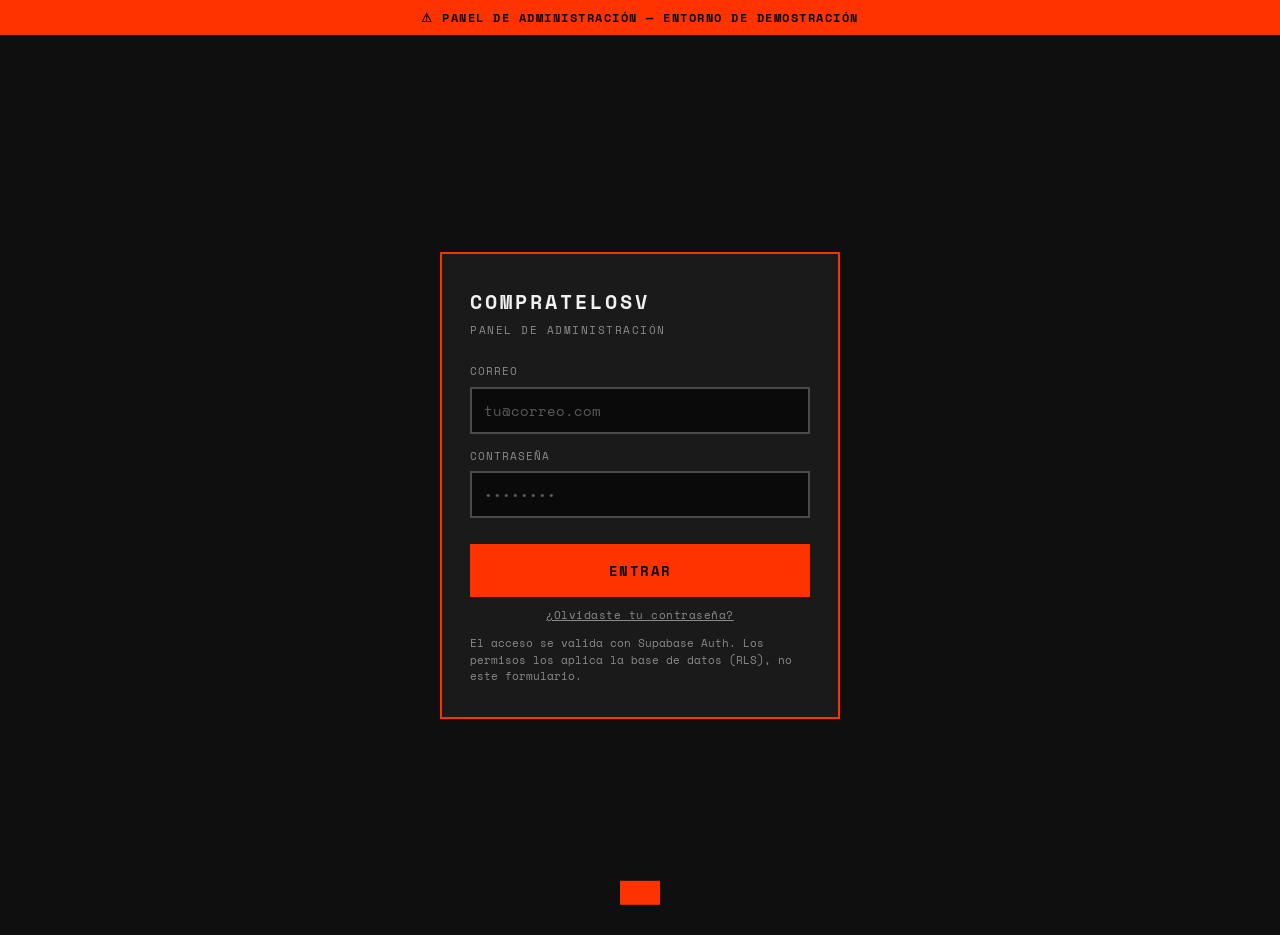
<file: admin.html>
<!DOCTYPE html>
<html lang="es-SV">
<head>
  <meta charset="UTF-8">
  <meta name="viewport" content="width=device-width, initial-scale=1.0">
  <title>Panel — Compratelosv</title>
  <meta name="robots" content="noindex, nofollow">
  <meta name="theme-color" content="#ff3300">
  <link rel="preconnect" href="https://fonts.googleapis.com">
  <link rel="preconnect" href="https://fonts.gstatic.com" crossorigin>
  <link href="https://fonts.googleapis.com/css2?family=Space+Mono:wght@400;700&display=swap" rel="stylesheet">
  <link rel="stylesheet" href="assets/estilos.css">
</head>
<body class="admin-body">

  <div class="aviso-demo">⚠ Panel de administración — entorno de demostración</div>

  <!-- ================= LOGIN ================= -->
  <section id="vista-login" class="pantalla-login">
    <form id="form-login" class="caja-login" novalidate>
      <h1>Compratelosv</h1>
      <p class="subtitulo">Panel de administración</p>

      <div class="campo">
        <label for="email">Correo</label>
        <input type="email" id="email" name="email" autocomplete="username"
               required placeholder="tu@correo.com">
      </div>

      <div class="campo">
        <label for="password">Contraseña</label>
        <input type="password" id="password" name="password" autocomplete="current-password"
               required placeholder="••••••••">
      </div>

      <p id="login-error" class="mensaje-error oculto" role="alert"></p>
      <p id="login-info" class="mensaje-info oculto" role="status"></p>

      <button type="submit" class="btn-primario" id="btn-entrar">Entrar</button>

      <button type="button" class="btn-enlace" id="btn-recuperar">
        ¿Olvidaste tu contraseña?
      </button>

      <p class="nota-pie">
        El acceso se valida con Supabase Auth. Los permisos los aplica
        la base de datos (RLS), no este formulario.
      </p>
    </form>
  </section>

  <!-- ================= PANEL ================= -->
  <section id="vista-panel" class="oculto">

    <header class="barra-admin">
      <div class="logo-admin">COMPRATE<span>LO</span>SV <span class="badge-dev">ADMIN</span></div>
      <nav class="tabs-admin">
        <button class="tab" data-tab="productos" aria-pressed="true">Productos</button>
        <button class="tab" data-tab="pedidos" aria-pressed="false">Pedidos</button>
      </nav>
      <div class="usuario-admin">
        <span id="email-admin">—</span>
        <button id="btn-salir" class="btn-salir">Salir</button>
      </div>
    </header>

    <main class="contenedor-admin">

      <!-- ---------- PRODUCTOS ---------- -->
      <section id="tab-productos">
        <div class="cabecera-tab">
          <h2>Productos <span class="conteo" id="conteo-admin">—</span></h2>
          <button class="btn-primario btn-compacto" id="btn-nuevo">+ Nuevo producto</button>
        </div>

        <div class="barra-busqueda">
          <input type="search" id="buscar-producto" placeholder="Buscar por nombre, marca o talla…">
          <select id="filtro-admin-cat"><option value="">Todas las categorías</option></select>
          <select id="filtro-admin-estado">
            <option value="">Todos</option>
            <option value="disponible">Disponibles</option>
            <option value="vendido">Vendidos</option>
            <option value="inactivo">Inactivos</option>
          </select>
        </div>

        <div id="lista-productos" class="lista-admin">
          <p class="carrito-vacio">Cargando…</p>
        </div>
      </section>

      <!-- ---------- PEDIDOS ---------- -->
      <section id="tab-pedidos" class="oculto">
        <div class="cabecera-tab">
          <h2>Pedidos <span class="conteo" id="conteo-pedidos">—</span></h2>
          <button class="btn-primario btn-compacto" id="btn-refrescar-pedidos">Refrescar</button>
        </div>
        <div id="lista-pedidos" class="lista-admin">
          <p class="carrito-vacio">Cargando…</p>
        </div>
      </section>

    </main>
  </section>

  <!-- ================= MODAL PRODUCTO ================= -->
  <div id="modal-producto" class="modal oculto" role="dialog" aria-modal="true" aria-labelledby="titulo-modal">
    <div class="modal-caja">
      <div class="modal-cabecera">
        <h3 id="titulo-modal">Nuevo producto</h3>
        <button class="btn-cerrar" id="btn-cerrar-modal" aria-label="Cerrar">×</button>
      </div>

      <form id="form-producto" class="modal-cuerpo" novalidate>
        <input type="hidden" id="p-id">

        <div class="campo">
          <label for="p-nombre">Nombre *</label>
          <input type="text" id="p-nombre" required maxlength="120"
                 placeholder="Ej. Camisa Polo Ralph Lauren">
        </div>

        <div class="fila-2">
          <div class="campo">
            <label for="p-categoria">Categoría *</label>
            <select id="p-categoria" required></select>
          </div>
          <div class="campo">
            <label for="p-subtipo">Subtipo</label>
            <input type="text" id="p-subtipo" maxlength="40" placeholder="Cincho, Sérum…">
          </div>
        </div>

        <div class="fila-2">
          <div class="campo">
            <label for="p-marca">Marca</label>
            <input type="text" id="p-marca" maxlength="60">
          </div>
          <div class="campo">
            <label for="p-talla">Talla / medida</label>
            <input type="text" id="p-talla" maxlength="20" placeholder="M, 30 ml…">
          </div>
        </div>

        <div class="fila-2">
          <div class="campo">
            <label for="p-color">Color</label>
            <input type="text" id="p-color" maxlength="40">
          </div>
          <div class="campo">
            <label for="p-condicion">Condición *</label>
            <select id="p-condicion" required>
              <option>Nuevo con etiqueta</option>
              <option>Nuevo sellado</option>
              <option selected>Como nuevo</option>
              <option>Usado - buen estado</option>
              <option>Usado - con detalles</option>
            </select>
          </div>
        </div>

        <div class="fila-2">
          <div class="campo">
            <label for="p-precio">Precio (USD) *</label>
            <input type="number" id="p-precio" required min="0.01" step="0.01" placeholder="12.00">
          </div>
          <div class="campo">
            <label for="p-stock">Stock</label>
            <input type="number" id="p-stock" min="0" step="1" value="1">
            <small class="ayuda-campo">Ropa usada = 1 (pieza única)</small>
          </div>
        </div>

        <div class="campo">
          <label for="p-descripcion">Descripción</label>
          <textarea id="p-descripcion" rows="3" maxlength="600"
                    placeholder="Detalles, medidas, defectos si los hay…"></textarea>
        </div>

        <div class="campo">
          <label for="p-fotos">Fotos</label>
          <input type="file" id="p-fotos" accept="image/jpeg,image/png,image/webp,image/avif" multiple>
          <small class="ayuda-campo">Máx. 5 MB por foto. La primera será la portada.</small>
          <div id="preview-fotos" class="preview-fotos"></div>
        </div>

        <label class="check-inline">
          <input type="checkbox" id="p-destacado"> Destacar en el catálogo
        </label>

        <p id="form-error" class="mensaje-error oculto" role="alert"></p>

        <div class="modal-acciones">
          <button type="button" class="btn-secundario" id="btn-cancelar-modal">Cancelar</button>
          <button type="submit" class="btn-primario btn-compacto" id="btn-guardar">Guardar</button>
        </div>
      </form>
    </div>
  </div>

  <div id="toast" role="status" aria-live="polite"></div>

  <script src="assets/config.js"></script>
  <script src="assets/admin.js"></script>
</body>
</html>
</file>
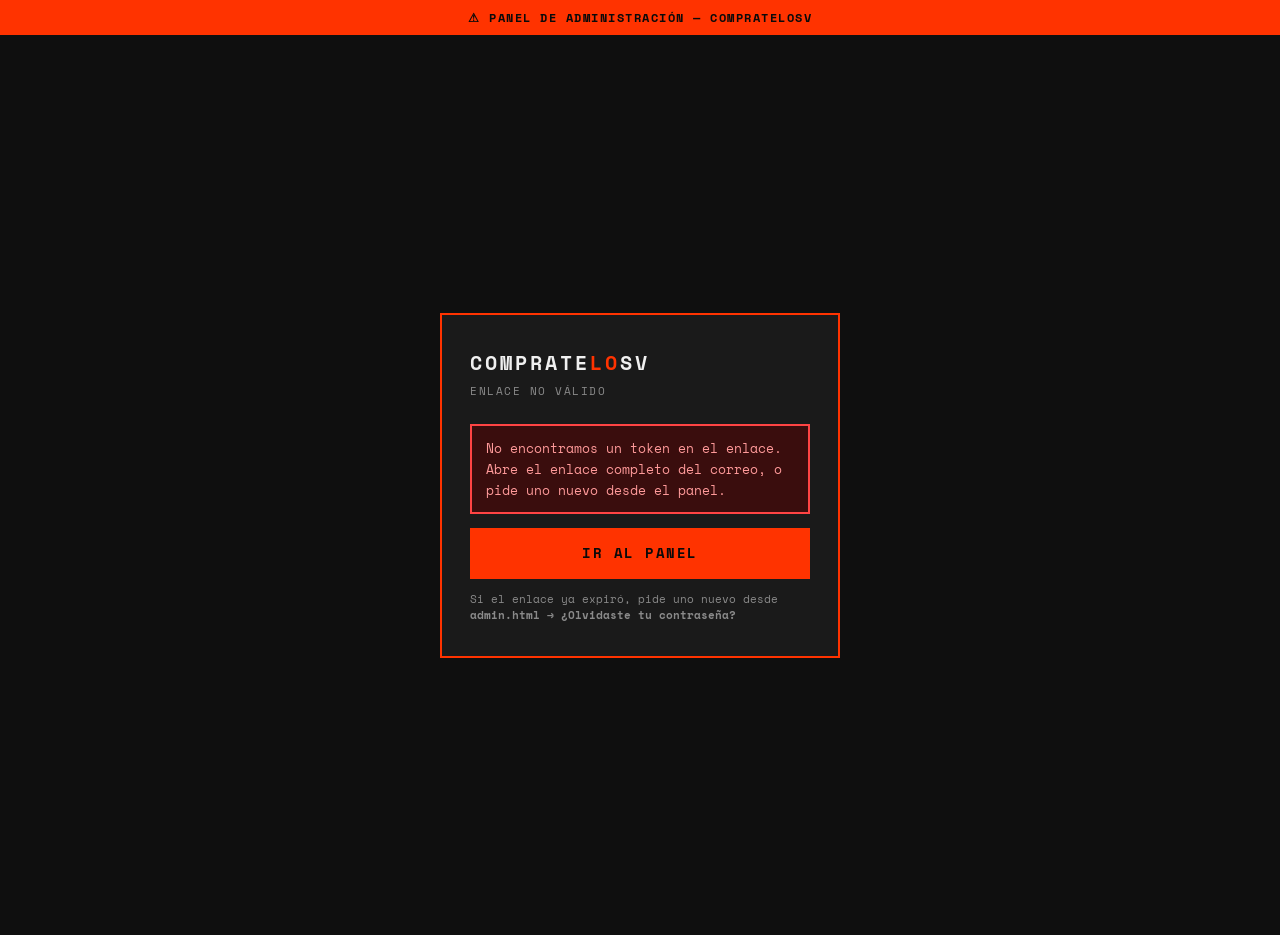
<file: auth.html>
<!DOCTYPE html>
<html lang="es-SV">
<head>
  <meta charset="UTF-8">
  <meta name="viewport" content="width=device-width, initial-scale=1.0">
  <title>Crear contraseña — Compratelosv</title>
  <meta name="robots" content="noindex, nofollow">
  <meta name="theme-color" content="#ff3300">
  <link rel="preconnect" href="https://fonts.googleapis.com">
  <link rel="preconnect" href="https://fonts.gstatic.com" crossorigin>
  <link href="https://fonts.googleapis.com/css2?family=Space+Mono:wght@400;700&display=swap" rel="stylesheet">
  <link rel="stylesheet" href="assets/estilos.css">
</head>
<body class="admin-body">

  <div class="aviso-demo">⚠ Panel de administración — Compratelosv</div>

  <section class="pantalla-login">
    <div class="caja-login" id="caja">

      <h1>COMPRATE<span>LO</span>SV</h1>
      <p class="subtitulo" id="subtitulo">Verificando enlace…</p>

      <div id="cargando">
        <p class="nota-pie">Un momento, estamos validando tu enlace.</p>
      </div>

      <!-- FORM: crear / cambiar contraseña -->
      <form id="form-password" class="oculto" novalidate>
        <div class="campo">
          <label for="nueva">Nueva contraseña</label>
          <input type="password" id="nueva" autocomplete="new-password"
                 minlength="8" required placeholder="Mínimo 8 caracteres">
        </div>

        <div class="campo">
          <label for="repetir">Repite la contraseña</label>
          <input type="password" id="repetir" autocomplete="new-password"
                 minlength="8" required placeholder="Repite la contraseña">
        </div>

        <div id="requisitos" class="requisitos">
          <span data-req="len">8+ caracteres</span>
          <span data-req="mayus">Una mayúscula</span>
          <span data-req="minus">Una minúscula</span>
          <span data-req="num">Un número</span>
          <span data-req="match">Coinciden</span>
        </div>

        <p id="msg-error" class="mensaje-error oculto" role="alert"></p>
        <p id="msg-ok" class="mensaje-info oculto" role="status"></p>

        <button type="submit" class="btn-primario" id="btn-guardar">
          Guardar contraseña
        </button>
      </form>

      <!-- ESTADO: enlace inválido o ya usado -->
      <div id="bloque-error" class="oculto">
        <p id="texto-error" class="mensaje-error"></p>
        <a href="admin.html" class="btn-primario"
           style="display:block;text-align:center;text-decoration:none;padding:14px;margin-top:8px;">
          Ir al panel
        </a>
        <p class="nota-pie">
          Si el enlace ya expiró, pide uno nuevo desde
          <strong>admin.html → ¿Olvidaste tu contraseña?</strong>
        </p>
      </div>

      <!-- ESTADO: guardado con éxito -->
      <div id="bloque-exito" class="oculto">
        <p class="mensaje-info" id="texto-exito">
          Contraseña guardada. Ya puedes entrar al panel.
        </p>
        <a href="admin.html" class="btn-primario"
           style="display:block;text-align:center;text-decoration:none;padding:14px;margin-top:8px;">
          Entrar al panel
        </a>
      </div>

    </div>
  </section>

  <script src="assets/config.js"></script>
  <script src="assets/auth.js"></script>
</body>
</html>
</file>
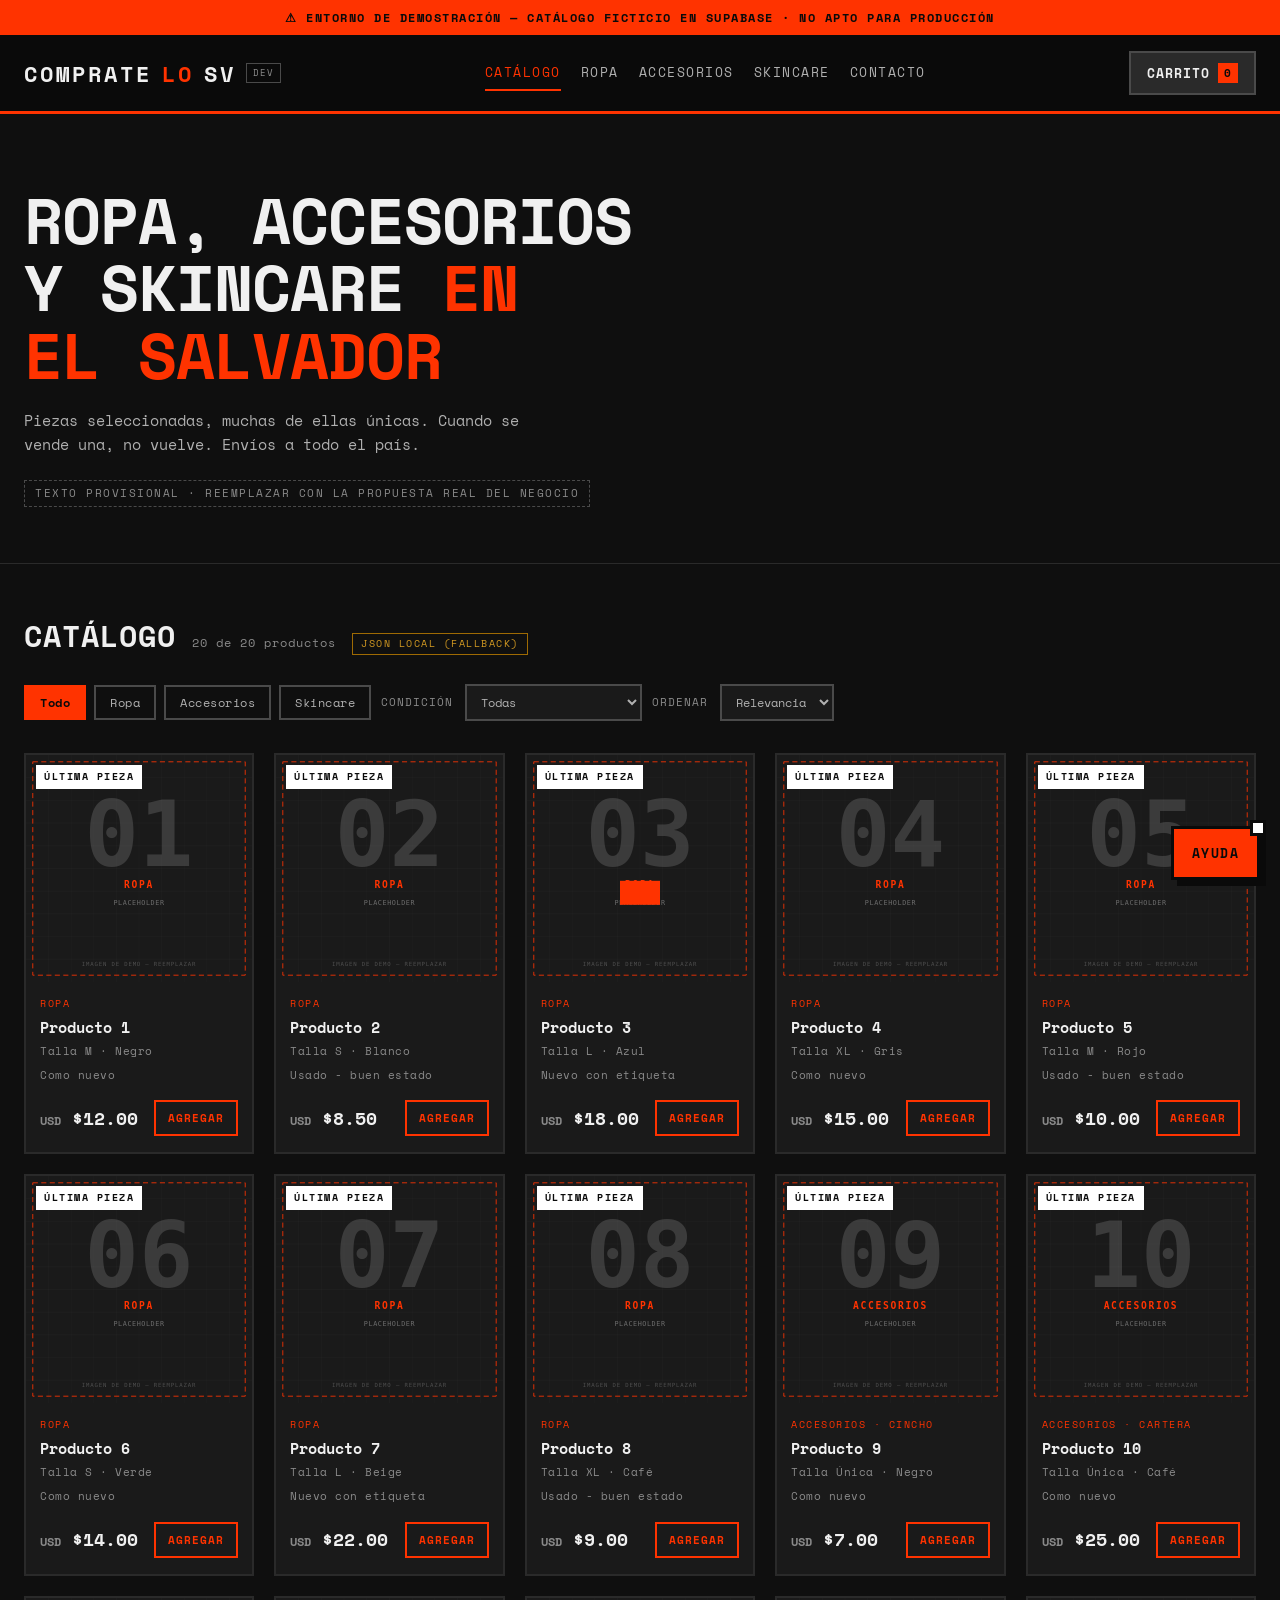
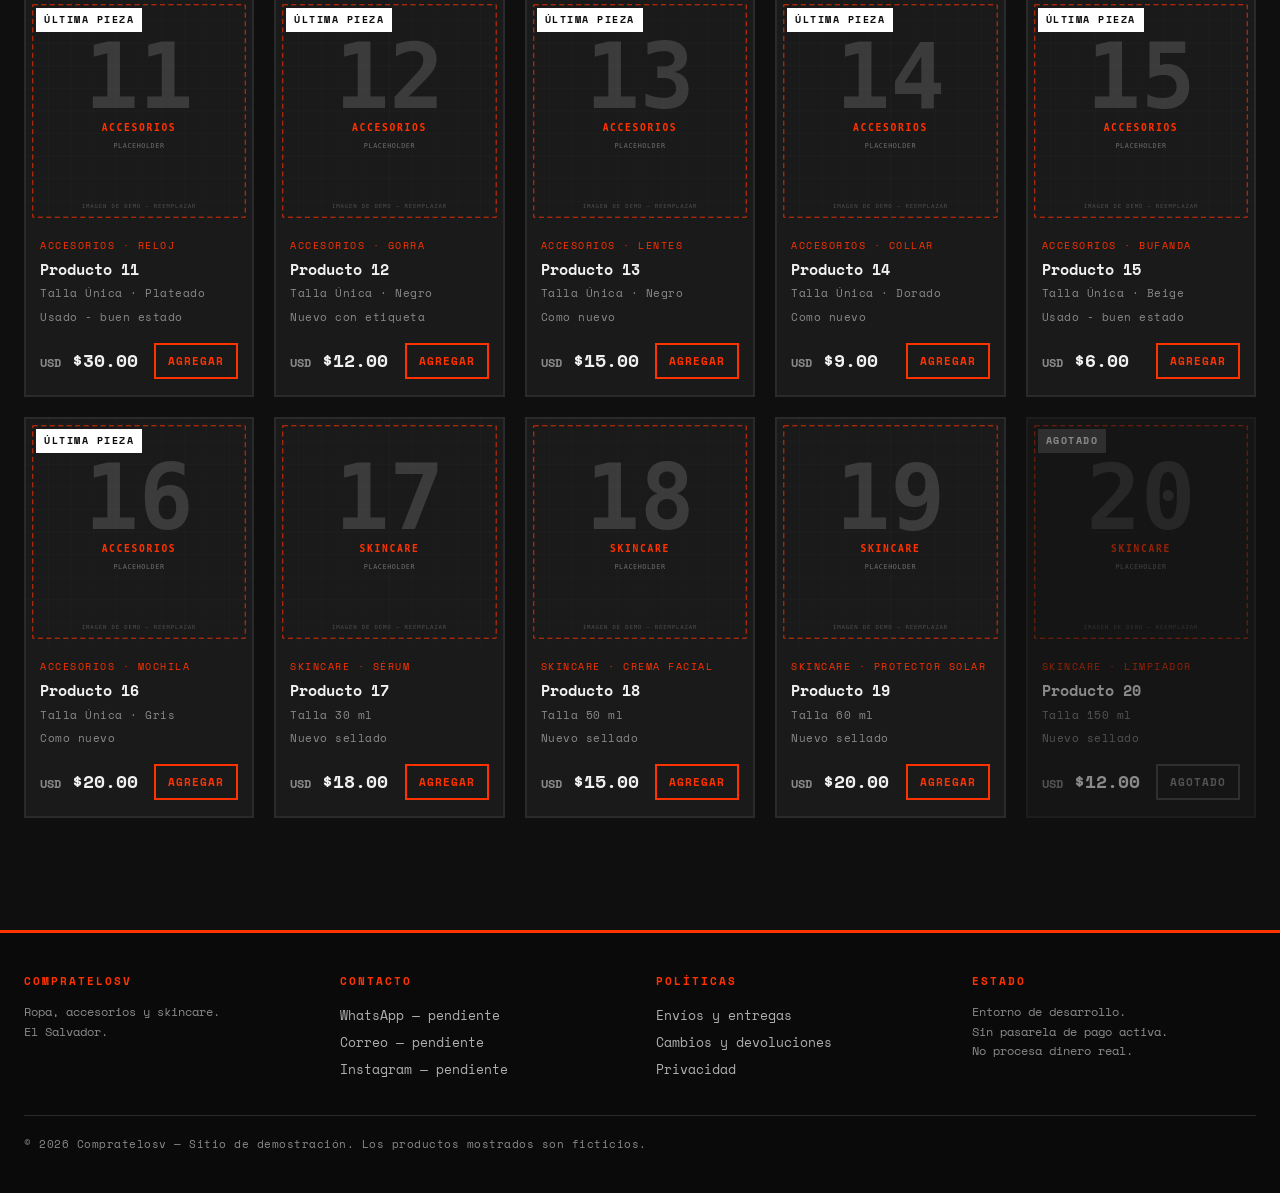
<file: checkout.html>
<!DOCTYPE html>
<html lang="es-SV">
<head>
  <meta charset="UTF-8">
  <meta name="viewport" content="width=device-width, initial-scale=1.0">
  <title>Checkout — Compratelosv</title>
  <meta name="robots" content="noindex, nofollow">
  <meta name="theme-color" content="#ff3300">
  <link rel="preconnect" href="https://fonts.googleapis.com">
  <link rel="preconnect" href="https://fonts.gstatic.com" crossorigin>
  <link href="https://fonts.googleapis.com/css2?family=Space+Mono:wght@400;700&display=swap" rel="stylesheet">
  <link rel="stylesheet" href="assets/estilos.css">
</head>
<body>

  <div class="aviso-demo">
    ⚠ Entorno de demostración — no procesa pagos reales
  </div>

  <header class="sitio">
    <div class="barra">
      <a href="index.html" class="logo">
        COMPRATE<span>LO</span>SV <span class="badge-dev">DEV</span>
      </a>
      <nav class="principal" aria-label="Navegación principal">
        <a href="index.html">← Seguir comprando</a>
      </nav>
    </div>
  </header>

  <main class="contenedor">
    <div class="titulo-seccion">
      <h2>Finalizar compra</h2>
      <span class="conteo" id="paso-indicador">paso 1 de 2</span>
    </div>

    <div class="checkout-grid">

      <!-- ---------------- FORMULARIO ---------------- -->
      <form id="form-checkout" novalidate>

        <!-- 1. CONTACTO -->
        <fieldset class="bloque">
          <legend>1 · Datos de contacto</legend>

          <div class="campo">
            <label for="nombre">Nombre completo *</label>
            <input type="text" id="nombre" name="nombre" autocomplete="name"
                   required minlength="2" maxlength="120"
                   placeholder="Como aparece en tu DUI">
            <span class="error-campo" data-error="nombre"></span>
          </div>

          <div class="fila-2">
            <div class="campo">
              <label for="telefono">Teléfono / WhatsApp *</label>
              <input type="tel" id="telefono" name="telefono" autocomplete="tel"
                     required minlength="7" maxlength="20"
                     placeholder="7000 0000" inputmode="tel">
              <span class="error-campo" data-error="telefono"></span>
            </div>

            <div class="campo">
              <label for="email">Correo (opcional)</label>
              <input type="email" id="email" name="email" autocomplete="email"
                     maxlength="160" placeholder="tu@correo.com">
              <span class="error-campo" data-error="email"></span>
            </div>
          </div>
        </fieldset>

        <!-- 2. ENTREGA -->
        <fieldset class="bloque">
          <legend>2 · ¿Dónde quieres recibir?</legend>

          <div class="opciones-radio" id="opciones-entrega">
            <label class="opcion">
              <input type="radio" name="tipo_entrega" value="casa" checked>
              <span class="opcion-cuerpo">
                <strong>Entrega a tu casa</strong>
                <small>$3.00 · todo el país</small>
              </span>
            </label>

            <label class="opcion">
              <input type="radio" name="tipo_entrega" value="agencia">
              <span class="opcion-cuerpo">
                <strong>Agencia cercana</strong>
                <small>$2.50 · retiras en agencia</small>
              </span>
            </label>

            <label class="opcion">
              <input type="radio" name="tipo_entrega" value="retiro">
              <span class="opcion-cuerpo">
                <strong>Retiro en punto</strong>
                <small>$0.00 · coordinamos por WhatsApp</small>
              </span>
            </label>
          </div>

          <div id="campos-direccion" class="sub-bloque">
            <div class="campo">
              <label for="departamento">Departamento *</label>
              <select id="departamento" name="departamento">
                <option value="">Selecciona…</option>
                <option>San Salvador</option>
                <option>La Libertad</option>
                <option>Santa Ana</option>
                <option>San Miguel</option>
                <option>Sonsonate</option>
                <option>Usulután</option>
                <option>La Paz</option>
                <option>Chalatenango</option>
                <option>Cuscatlán</option>
                <option>La Unión</option>
                <option>Morazán</option>
                <option>San Vicente</option>
                <option>Ahuachapán</option>
                <option>Cabañas</option>
              </select>
              <span class="error-campo" data-error="departamento"></span>
            </div>

            <div class="campo">
              <label for="municipio">Municipio *</label>
              <input type="text" id="municipio" name="municipio" maxlength="80"
                     placeholder="Ej. San Salvador">
              <span class="error-campo" data-error="municipio"></span>
            </div>

            <div class="campo">
              <label for="direccion">Dirección exacta *</label>
              <textarea id="direccion" name="direccion" rows="3" maxlength="300"
                        placeholder="Calle, número, colonia, casa/apartamento"></textarea>
              <span class="error-campo" data-error="direccion"></span>
            </div>

            <div class="campo">
              <label for="referencia">Punto de referencia</label>
              <input type="text" id="referencia" name="referencia" maxlength="200"
                     placeholder="Ej. frente a la farmacia, portón negro">
            </div>
          </div>
        </fieldset>

        <!-- 3. PAGO -->
        <fieldset class="bloque">
          <legend>3 · ¿Cómo quieres pagar?</legend>

          <div class="opciones-radio">
            <label class="opcion">
              <input type="radio" name="metodo_pago" value="contraentrega" checked>
              <span class="opcion-cuerpo">
                <strong>Pago contra entrega</strong>
                <small>Pagas al recibir</small>
              </span>
            </label>

            <label class="opcion">
              <input type="radio" name="metodo_pago" value="transferencia">
              <span class="opcion-cuerpo">
                <strong>Transferencia bancaria</strong>
                <small>Te enviamos los datos por WhatsApp</small>
              </span>
            </label>

            <label class="opcion opcion-deshabilitada">
              <input type="radio" name="metodo_pago" value="tarjeta" disabled>
              <span class="opcion-cuerpo">
                <strong>Tarjeta · Wompi</strong>
                <small>No disponible — pasarela pendiente de aprobación</small>
              </span>
            </label>
          </div>
        </fieldset>

        <!-- 4. CUPÓN -->
        <fieldset class="bloque">
          <legend>4 · ¿Tienes un cupón?</legend>
          <div class="campo">
            <label for="cupon">Código de cupón</label>
            <input type="text" id="cupon" name="cupon_codigo" maxlength="40"
                   placeholder="Opcional" style="text-transform:uppercase">
            <span class="error-campo" data-error="cupon_codigo"></span>
          </div>
        </fieldset>

        <p id="mensaje-error" class="mensaje-error oculto" role="alert"></p>

        <button type="submit" class="btn-primario" id="btn-confirmar">
          Confirmar pedido
        </button>

        <p class="nota-pie">
          Al confirmar aceptas nuestras políticas de envío y devolución.
          Este entorno es de prueba: no se cobra dinero real.
        </p>
      </form>

      <!-- ---------------- RESUMEN ---------------- -->
      <aside class="resumen" aria-label="Resumen del pedido">
        <h3>Tu pedido</h3>
        <div id="resumen-items"></div>

        <div class="linea-total">
          <span>Subtotal</span>
          <span id="r-subtotal">$0.00</span>
        </div>
        <div class="linea-total">
          <span>Envío</span>
          <span id="r-envio">$3.00</span>
        </div>
        <div class="linea-total oculto" id="fila-descuento">
          <span>Descuento</span>
          <span id="r-descuento">−$0.00</span>
        </div>
        <div class="linea-total gran">
          <span>Total</span>
          <span id="r-total">$0.00</span>
        </div>

        <p class="nota-pie">
          Los precios se validan en el servidor al confirmar.
        </p>
      </aside>

    </div>
  </main>

  <footer class="sitio">
    <div class="legal" style="max-width:var(--max-ancho);margin:0 auto;">
      © 2026 Compratelosv — entorno de demostración. No procesa pagos reales.
    </div>
  </footer>

  <script src="assets/config.js"></script>
  <script src="assets/checkout.js"></script>
</body>
</html>
</file>
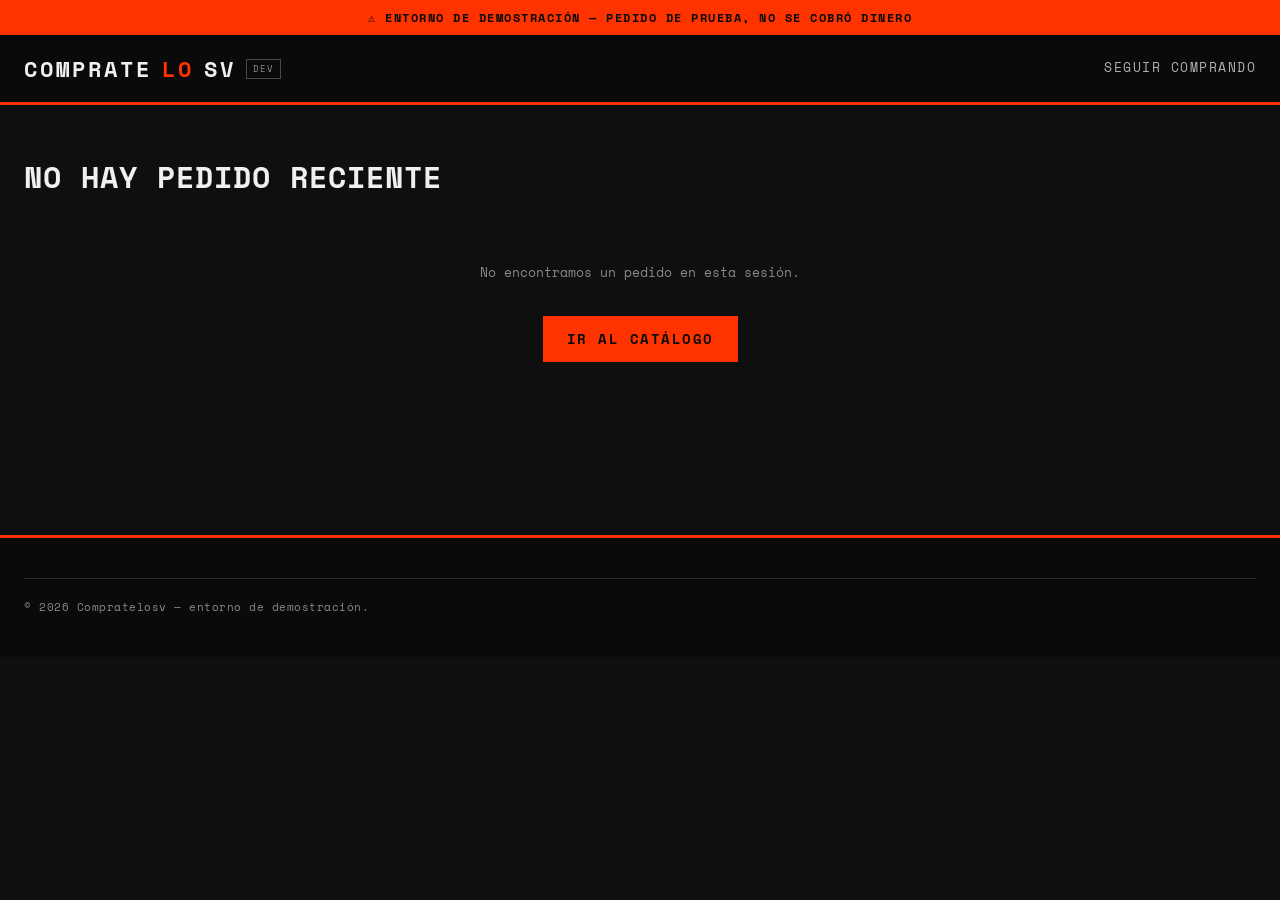
<file: confirmacion.html>
<!DOCTYPE html>
<html lang="es-SV">
<head>
  <meta charset="UTF-8">
  <meta name="viewport" content="width=device-width, initial-scale=1.0">
  <title>Pedido confirmado — Compratelosv</title>
  <meta name="robots" content="noindex, nofollow">
  <meta name="theme-color" content="#ff3300">
  <link rel="preconnect" href="https://fonts.googleapis.com">
  <link rel="preconnect" href="https://fonts.gstatic.com" crossorigin>
  <link href="https://fonts.googleapis.com/css2?family=Space+Mono:wght@400;700&display=swap" rel="stylesheet">
  <link rel="stylesheet" href="assets/estilos.css">
</head>
<body>

  <div class="aviso-demo">
    ⚠ Entorno de demostración — pedido de prueba, no se cobró dinero
  </div>

  <header class="sitio">
    <div class="barra">
      <a href="index.html" class="logo">
        COMPRATE<span>LO</span>SV <span class="badge-dev">DEV</span>
      </a>
      <nav class="principal" aria-label="Navegación principal">
        <a href="index.html">Seguir comprando</a>
      </nav>
    </div>
  </header>

  <main class="contenedor">
    <div id="contenido-confirmacion">
      <p class="carrito-vacio">Cargando…</p>
    </div>
  </main>

  <footer class="sitio">
    <div class="legal" style="max-width:var(--max-ancho);margin:0 auto;">
      © 2026 Compratelosv — entorno de demostración.
    </div>
  </footer>

  <script src="assets/config.js"></script>
  <script>
  (function () {
    const CLAVE = "compratelosv_ultimo_pedido";
    const cont = document.getElementById("contenido-confirmacion");

    function dinero(n) { return "$" + Number(n).toFixed(2); }

    let pedido = null;
    try {
      pedido = JSON.parse(sessionStorage.getItem(CLAVE) || "null");
    } catch (e) { pedido = null; }

    if (!pedido) {
      cont.innerHTML = `
        <div class="titulo-seccion"><h2>No hay pedido reciente</h2></div>
        <p class="carrito-vacio">
          No encontramos un pedido en esta sesión.<br><br>
          <a href="index.html" class="btn-primario" style="display:inline-block;width:auto;padding:12px 24px;text-decoration:none;">
            Ir al catálogo
          </a>
        </p>`;
      return;
    }

    const metodo = {
      contraentrega: "Pago contra entrega",
      transferencia: "Transferencia bancaria",
      tarjeta: "Tarjeta (Wompi)"
    }[pedido.metodo_pago] || pedido.metodo_pago;

    const entrega = {
      casa: "Entrega a domicilio",
      agencia: "Retiro en agencia",
      retiro: "Retiro en punto"
    }[pedido.tipo_entrega] || pedido.tipo_entrega;

    cont.innerHTML = `
      <div class="confirmacion">
        <div class="sello-ok">✓</div>
        <h1>¡Pedido registrado!</h1>
        <p class="numero-pedido">${pedido.numero}</p>
        ${pedido.repetido ? '<p class="nota-pie">Este pedido ya existía (reintento detectado). No se duplicó.</p>' : ""}

        <div class="tarjeta-confirmacion">
          <div class="linea-total"><span>Cliente</span><span>${pedido.nombre}</span></div>
          <div class="linea-total"><span>Teléfono</span><span>${pedido.telefono}</span></div>
          <div class="linea-total"><span>Entrega</span><span>${entrega}</span></div>
          <div class="linea-total"><span>Pago</span><span>${metodo}</span></div>
          <hr style="border:none;border-top:1px solid var(--superficie-2);margin:12px 0">
          <div class="linea-total"><span>Subtotal</span><span>${dinero(pedido.subtotal)}</span></div>
          ${pedido.descuento > 0 ? `<div class="linea-total"><span>Descuento</span><span>−${dinero(pedido.descuento)}</span></div>` : ""}
          <div class="linea-total"><span>Envío</span><span>${pedido.envio === 0 ? "Gratis" : dinero(pedido.envio)}</span></div>
          <div class="linea-total gran"><span>Total</span><span>${dinero(pedido.total)}</span></div>
        </div>

        <p class="nota-pie">
          Guarda tu número de pedido. Te contactaremos por WhatsApp al
          ${pedido.telefono} para coordinar la entrega.
        </p>

        <a href="index.html" class="btn-primario" style="display:inline-block;width:auto;padding:14px 28px;text-decoration:none;text-align:center;">
          Volver al catálogo
        </a>
      </div>`;
  })();
  </script>
</body>
</html>
</file>
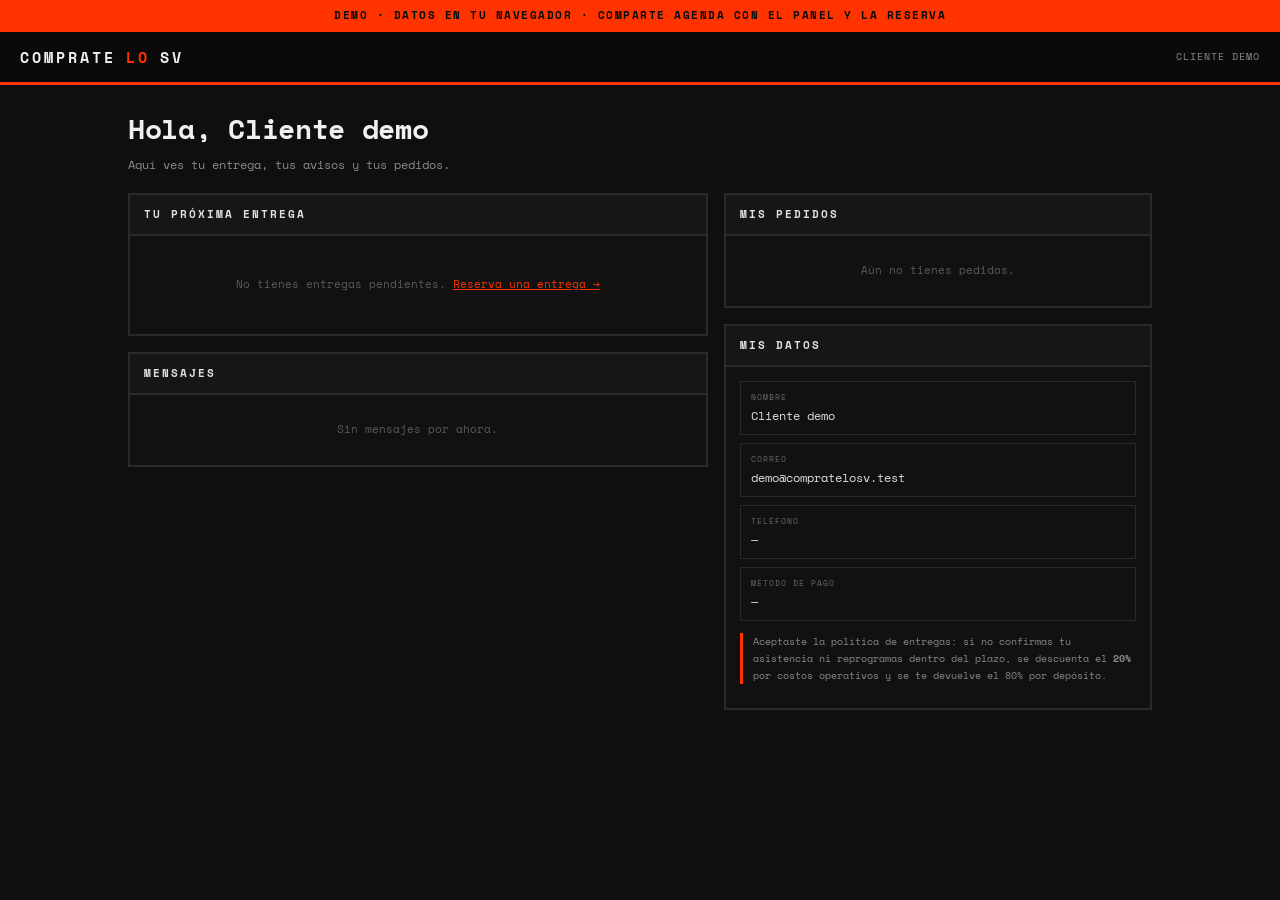
<file: mi-cuenta.html>
<!DOCTYPE html>
<html lang="es-SV">
<head>
<meta charset="UTF-8">
<meta name="viewport" content="width=device-width, initial-scale=1.0">
<title>Mi cuenta — Compratelosv</title>
<meta name="robots" content="noindex, nofollow">
<link rel="preconnect" href="https://fonts.googleapis.com">
<link rel="preconnect" href="https://fonts.gstatic.com" crossorigin>
<link href="https://fonts.googleapis.com/css2?family=Space+Mono:wght@400;700&display=swap" rel="stylesheet">
<link rel="stylesheet" href="assets/estilos.css">
<style>
  .c-aviso {
    background: #ff3300; color: #0a0a0a; font-size: 11px; font-weight: 700;
    letter-spacing: 1.5px; text-transform: uppercase; text-align: center; padding: 7px 14px;
  }
  .c-top {
    background: #0a0a0a; border-bottom: 3px solid #ff3300; padding: 13px 20px;
    display: flex; justify-content: space-between; align-items: center; gap: 12px; flex-wrap: wrap;
  }
  .c-top .logo { font-size: 15px; letter-spacing: 3px; font-weight: 700; color: #f0f0f0; text-transform: uppercase; text-decoration: none; }
  .c-top .logo span { color: #ff3300; }
  .c-top .quien { font-size: 10px; letter-spacing: 1px; color: #8a8a8a; text-transform: uppercase; }

  .c-wrap { max-width: 1060px; margin: 0 auto; padding: 22px 18px 60px; }
  .c-hola { margin: 0 0 18px; }
  .c-hola h1 { margin: 0 0 4px; font-size: clamp(20px, 4vw, 28px); color: #f0f0f0; letter-spacing: -0.3px; }
  .c-hola p { margin: 0; font-size: 12px; color: #8a8a8a; }

  .c-grid { display: grid; grid-template-columns: 1.15fr 0.85fr; gap: 16px; align-items: start; }
  @media (max-width: 860px) { .c-grid { grid-template-columns: 1fr; } }

  .c-card { border: 2px solid #2a2a2a; background: #111; margin-bottom: 16px; }
  .c-card-head {
    padding: 11px 14px; border-bottom: 2px solid #2a2a2a; background: #161616;
    display: flex; justify-content: space-between; align-items: center; gap: 10px;
  }
  .c-card-head h2 { margin: 0; font-size: 11px; letter-spacing: 2px; text-transform: uppercase; color: #e0e0e0; }
  .c-badge {
    background: #ff3300; color: #0a0a0a; font-size: 9px; font-weight: 700;
    letter-spacing: 1px; padding: 2px 6px; text-transform: uppercase;
  }
  .c-body { padding: 14px; }

  /* próxima entrega */
  .c-entrega-fecha { font-size: 19px; font-weight: 700; color: #f0f0f0; letter-spacing: -0.3px; }
  .c-entrega-hora { font-size: 13px; color: #ff3300; font-weight: 700; margin-top: 2px; letter-spacing: 1px; }
  .c-filas { margin-top: 12px; display: grid; grid-template-columns: 1fr 1fr; gap: 8px; }
  .c-fila { border: 1px solid #2a2a2a; padding: 8px 10px; }
  .c-fila .k { font-size: 8px; letter-spacing: 1px; text-transform: uppercase; color: #6a6a6a; display: block; }
  .c-fila .v { font-size: 12px; color: #e0e0e0; display: block; margin-top: 2px; }
  .c-estado {
    display: inline-block; margin-top: 12px; font-size: 9px; font-weight: 700;
    letter-spacing: 1px; text-transform: uppercase; padding: 4px 8px; border: 2px solid;
  }
  .c-estado--programada { color: #ffb300; border-color: #ffb300; }
  .c-estado--confirmada { color: #00c853; border-color: #00c853; }
  .c-estado--no_confirmada { color: #ff3300; border-color: #ff3300; }
  .c-estado--reagendada { color: #4a9eff; border-color: #4a9eff; }

  .c-acciones { display: flex; gap: 8px; flex-wrap: wrap; margin-top: 14px; }
  .c-btn {
    background: transparent; border: 2px solid #4a4a4a; color: #d0d0d0; font-family: inherit;
    font-size: 11px; font-weight: 700; letter-spacing: 1px; text-transform: uppercase;
    padding: 10px 13px; cursor: pointer;
  }
  .c-btn:hover { border-color: #ff3300; color: #fff; }
  .c-btn--ok { background: #00c853; border-color: #00c853; color: #0a0a0a; }
  .c-btn--ok:hover { background: #00e05f; color: #0a0a0a; }
  .c-btn--no { border-color: #ff3300; color: #ff3300; }
  .c-btn--no:hover { background: #ff3300; color: #0a0a0a; }
  .c-btn[disabled] { opacity: .4; cursor: not-allowed; }

  /* mensajes */
  .c-msg { border-bottom: 1px solid #1e1e1e; padding: 13px 14px; }
  .c-msg:last-child { border-bottom: 0; }
  .c-msg.nuevo { background: #141414; border-left: 3px solid #ff3300; }
  .c-msg-top { display: flex; justify-content: space-between; align-items: baseline; gap: 8px; margin-bottom: 5px; }
  .c-msg-t { font-size: 11px; font-weight: 700; color: #f0f0f0; letter-spacing: .5px; }
  .c-msg-h { font-size: 9px; color: #6a6a6a; letter-spacing: .5px; white-space: nowrap; }
  .c-msg p { margin: 0; font-size: 11px; color: #b0b0b0; line-height: 1.6; }
  .c-msg .c-acciones { margin-top: 10px; }
  .c-vacio { padding: 26px 14px; text-align: center; color: #5a5a5a; font-size: 11px; }
  .c-vacio a { color: #ff3300; }

  /* slots */
  .c-slots { display: grid; grid-template-columns: repeat(auto-fill, minmax(150px, 1fr)); gap: 8px; margin-top: 10px; }
  .c-slot {
    background: #141414; border: 2px solid #2a2a2a; color: #d0d0d0; font-family: inherit;
    padding: 9px 10px; font-size: 11px; text-align: left; cursor: pointer;
  }
  .c-slot:hover { border-color: #ff3300; }
  .c-slot b { display: block; font-size: 12px; color: #f0f0f0; }
  .c-slot small { display: block; font-size: 9px; color: #8a8a8a; margin-top: 2px; }

  /* pedidos */
  .c-pedido {
    display: grid; grid-template-columns: 1fr auto; gap: 8px; padding: 11px 14px;
    border-bottom: 1px solid #1e1e1e; align-items: center;
  }
  .c-pedido:last-child { border-bottom: 0; }
  .c-pedido .cod { font-size: 11px; color: #f0f0f0; font-weight: 700; letter-spacing: .5px; display: block; }
  .c-pedido .det { font-size: 9px; color: #6a6a6a; display: block; margin-top: 2px; }
  .c-pedido .tot { font-size: 12px; color: #ff3300; font-weight: 700; }

  /* cuenta */
  .c-datos { display: grid; gap: 8px; }
  .c-dato { border: 1px solid #2a2a2a; padding: 9px 10px; }
  .c-dato .k { font-size: 8px; letter-spacing: 1px; text-transform: uppercase; color: #6a6a6a; display: block; }
  .c-dato .v { font-size: 12px; color: #e0e0e0; display: block; margin-top: 2px; }
  .c-politica { font-size: 10px; color: #8a8a8a; line-height: 1.7; border-left: 3px solid #ff3300; padding-left: 10px; margin-top: 12px; }
  .c-banner {
    border: 2px solid #00c853; background: #0e1a12; color: #a8e6bf; padding: 11px 13px;
    font-size: 11px; margin-bottom: 14px; display: none;
  }
  .c-banner.ver { display: block; }
  .c-banner.error { border-color: #ff3300; background: #1c0d09; color: #ffb3a0; }
</style>
</head>
<body>

<div class="c-aviso">Demo · datos en tu navegador · comparte agenda con el panel y la reserva</div>

<div class="c-top">
  <a class="logo" href="index.html">COMPRATE<span>LO</span>SV</a>
  <span class="quien" id="quien">Mi cuenta</span>
</div>

<div class="c-wrap">
  <div class="c-banner" id="banner" role="status" aria-live="polite"></div>

  <div class="c-hola">
    <h1 id="saludo">Hola</h1>
    <p id="subsaludo">Aquí ves tu entrega, tus avisos y tus pedidos.</p>
  </div>

  <div id="zona-slots"></div>

  <div class="c-grid">
    <div>
      <section class="c-card" id="card-entrega">
        <div class="c-card-head">
          <h2>Tu próxima entrega</h2>
          <span id="entrega-badge"></span>
        </div>
        <div class="c-body" id="entrega-body"></div>
      </section>

      <section class="c-card">
        <div class="c-card-head">
          <h2>Mensajes</h2>
          <span class="c-badge" id="no-leidos" style="display:none">0</span>
        </div>
        <div id="mensajes"></div>
      </section>
    </div>

    <div>
      <section class="c-card">
        <div class="c-card-head"><h2>Mis pedidos</h2></div>
        <div id="pedidos"></div>
      </section>

      <section class="c-card">
        <div class="c-card-head"><h2>Mis datos</h2></div>
        <div class="c-body">
          <div class="c-datos">
            <div class="c-dato"><span class="k">Nombre</span><span class="v" id="d-nombre">—</span></div>
            <div class="c-dato"><span class="k">Correo</span><span class="v" id="d-correo">—</span></div>
            <div class="c-dato"><span class="k">Teléfono</span><span class="v" id="d-tel">—</span></div>
            <div class="c-dato"><span class="k">Método de pago</span><span class="v" id="d-pago">—</span></div>
          </div>
          <p class="c-politica">
            Aceptaste la política de entregas: si no confirmas tu asistencia ni reprogramas dentro del plazo,
            se descuenta el <b>20%</b> por costos operativos y se te devuelve el 80% por depósito.
          </p>
        </div>
      </section>
    </div>
  </div>
</div>

<script>
(function () {
  'use strict';

  var CLAVE = 'clv-entregas-demo-v4';
  var PUNTOS = { merliot: 'Plaza Merliot', metro: 'Metrocentro' };
  var YO = 'Cliente demo';
  var ESTADOS = {
    programada: 'Pendiente de confirmar',
    confirmada: 'Confirmada',
    no_confirmada: 'No confirmada',
    reagendada: 'Reagendada',
    entregada: 'Entregada',
    cancelada: 'Cancelada'
  };

  var DIAS = leer();

  function leer() {
    try {
      var raw = localStorage.getItem(CLAVE);
      if (raw) {
        var d = JSON.parse(raw);
        if (Array.isArray(d)) return d;
      }
    } catch (e) { /* vacío */ }
    return [];
  }
  function guardar() {
    try { localStorage.setItem(CLAVE, JSON.stringify(DIAS)); } catch (e) { /* sin storage */ }
  }

  function fechaLarga(iso) {
    return new Date(iso + 'T12:00:00').toLocaleDateString('es-SV',
      { weekday: 'long', day: 'numeric', month: 'long' });
  }
  function esFuturo(fechaIso, franja) {
    return (new Date(fechaIso + 'T' + franja + ':00').getTime() - Date.now()) >= 24 * 60 * 60 * 1000;
  }
  function puntoContrario(p) { return p === 'merliot' ? 'metro' : 'merliot'; }

  // Regla: un turno sin pedidos activos libera su punto.
  function limpiarPuntos(dia) {
    if (!dia) return;
    dia.turnos.forEach(function (tu) {
      var activos = tu.clientes.filter(function (c) {
        return c.estado !== 'cancelada' && c.estado !== 'reagendada';
      }).length;
      if (!activos) tu.punto = null;
    });
  }

  /* ---------- mis entregas ---------- */
  function misEntregas() {
    var out = [];
    DIAS.forEach(function (dia) {
      dia.turnos.forEach(function (tu) {
        tu.clientes.forEach(function (c) {
          if (c.cliente === YO) out.push({ dia: dia, tu: tu, c: c });
        });
      });
    });
    out.sort(function (a, b) {
      if (a.dia.fecha !== b.dia.fecha) return a.dia.fecha < b.dia.fecha ? -1 : 1;
      return a.c.franja < b.c.franja ? -1 : 1;
    });
    return out;
  }

  var MIS = misEntregas();
  var ACTUAL = MIS.filter(function (m) {
    return m.c.estado !== 'entregada' && m.c.estado !== 'cancelada';
  })[0] || null;

  /* ---------- slots para reagendar ---------- */
  function slotsLibres() {
    var out = [];
    DIAS.forEach(function (dia) {
      dia.turnos.forEach(function (tu) {
        if (tu.cancelado) return;
        var ocupadas = {};
        tu.clientes.forEach(function (c) {
          if (c.estado !== 'cancelada' && c.cliente !== YO) ocupadas[c.franja] = true;
        });
        tu.franja.forEach(function (f) {
          if (!esFuturo(dia.fecha, f)) return;
          if (ocupadas[f]) return;
          if (ACTUAL && dia.fecha === ACTUAL.dia.fecha && tu.turno === ACTUAL.tu.turno) return;
          out.push({ dia: dia, tu: tu, franja: f });
        });
      });
    });
    return out.slice(0, 6);
  }

  /* ---------- acciones ---------- */
  function banner(msg, error) {
    var b = document.getElementById('banner');
    b.textContent = msg;
    b.className = 'c-banner ver' + (error ? ' error' : '');
    clearTimeout(banner._t);
    banner._t = setTimeout(function () { b.className = 'c-banner'; }, 7000);
  }

  function confirmar() {
    if (!ACTUAL) return;
    ACTUAL.c.estado = 'confirmada';
    ACTUAL.c.eventos.push({ ts: 'Confirmado por el cliente', detalle: 'Asistirá el ' + ACTUAL.dia.fecha + ' a las ' + ACTUAL.c.franja });
    guardar();
    banner('Listo, confirmaste que irás. Te esperamos el ' + fechaLarga(ACTUAL.dia.fecha) + ' a las ' + ACTUAL.c.franja + '.');
    render();
  }

  function noPodre() {
    if (!ACTUAL) return;
    var libres = slotsLibres();
    if (!libres.length) {
      banner('No hay horarios libres para reprogramar. Escríbenos para resolverlo.', true);
      return;
    }
    ACTUAL.c.estado = 'reagendada';
    ACTUAL.c.eventos.push({ ts: 'Cliente avisó que no podrá ir', detalle: 'Se ofrecen horarios disponibles' });
    guardar();
    render();
    document.getElementById('zona-slots').scrollIntoView({ behavior: 'smooth', block: 'start' });
  }

  function reagendar(slot) {
    if (!ACTUAL) return;

    // capturar el punto del destino ANTES de tocar la agenda
    var puntoDestino = slot.tu.punto || ACTUAL.tu.punto || 'merliot';
    var diaOrigen = ACTUAL.dia;
    var tuOrigen = ACTUAL.tu;

    // quitar del turno original
    var orig = tuOrigen.clientes.indexOf(ACTUAL.c);
    if (orig >= 0) tuOrigen.clientes.splice(orig, 1);

    // fijar el punto del destino solo si estaba libre
    if (!slot.tu.punto) {
      slot.tu.punto = puntoDestino;
      var otro = slot.dia.turnos.filter(function (x) { return x.turno !== slot.tu.turno; })[0];
      if (otro && !otro.punto && otro !== tuOrigen) otro.punto = puntoContrario(puntoDestino);
    }

    ACTUAL.c.franja = slot.franja;
    ACTUAL.c.estado = 'programada';
    ACTUAL.c.intentos = (ACTUAL.c.intentos || 0) + 1;
    ACTUAL.c.eventos.push({
      ts: 'Reprogramado',
      detalle: fechaLarga(slot.dia.fecha) + ' · ' + slot.franja + ' · ' + PUNTOS[slot.tu.punto] + ' (intento ' + ACTUAL.c.intentos + ')'
    });
    slot.tu.clientes.push(ACTUAL.c);

    // liberar los turnos que quedaron sin pedidos (R16)
    limpiarPuntos(diaOrigen);
    if (slot.dia !== diaOrigen) limpiarPuntos(slot.dia);

    guardar();

    var max = ACTUAL.c.metodo === 'tarjeta' ? 2 : 1;
    var resto = max - ACTUAL.c.intentos;
    var msg = 'Entrega movida al ' + fechaLarga(slot.dia.fecha) + ' a las ' + slot.franja + ' en ' + PUNTOS[slot.tu.punto] +
      '. ' + (resto > 0 ? 'Te queda' + (resto > 1 ? 'n ' + resto + ' intentos' : ' 1 intento') + '.' : 'Este era tu último intento.');
    render();
    banner(msg);
  }

  /* ---------- render ---------- */
  function pill(estado) {
    var s = document.createElement('span');
    s.className = 'c-estado c-estado--' + estado;
    s.textContent = ESTADOS[estado] || estado;
    return s;
  }

  function renderEntrega() {
    var body = document.getElementById('entrega-body');
    body.textContent = '';
    var badge = document.getElementById('entrega-badge');

    if (!ACTUAL) {
      badge.textContent = '';
      var v = document.createElement('div');
      v.className = 'c-vacio';
      v.textContent = 'No tienes entregas pendientes. ';
      var a = document.createElement('a');
      a.href = 'reserva.html';
      a.textContent = 'Reserva una entrega →';
      v.appendChild(a);
      body.appendChild(v);
      return;
    }

    badge.textContent = '';
    badge.appendChild(pill(ACTUAL.c.estado));

    var f = document.createElement('div');
    f.className = 'c-entrega-fecha';
    f.textContent = fechaLarga(ACTUAL.dia.fecha);
    body.appendChild(f);

    var h = document.createElement('div');
    h.className = 'c-entrega-hora';
    h.textContent = ACTUAL.c.franja + ' · ' + (ACTUAL.tu.turno === 'manana' ? 'mañana' : 'tarde');
    body.appendChild(h);

    var filas = document.createElement('div');
    filas.className = 'c-filas';
    [
      ['Punto', PUNTOS[ACTUAL.tu.punto]],
      ['Pedido', ACTUAL.c.pedido],
      ['Total', '$' + Number(ACTUAL.c.total).toFixed(2)],
      ['Intentos usados', ACTUAL.c.intentos + ' de ' + (ACTUAL.c.metodo === 'tarjeta' ? 2 : 1)]
    ].forEach(function (p) {
      var d = document.createElement('div');
      d.className = 'c-fila';
      var k = document.createElement('span'); k.className = 'k'; k.textContent = p[0];
      var v = document.createElement('span'); v.className = 'v'; v.textContent = p[1];
      d.appendChild(k); d.appendChild(v);
      filas.appendChild(d);
    });
    body.appendChild(filas);

    var acc = document.createElement('div');
    acc.className = 'c-acciones';

    var bOk = document.createElement('button');
    bOk.type = 'button';
    bOk.className = 'c-btn c-btn--ok';
    bOk.textContent = ACTUAL.c.estado === 'confirmada' ? 'Ya confirmaste' : 'Sí, ahí estaré';
    bOk.disabled = ACTUAL.c.estado === 'confirmada';
    bOk.addEventListener('click', confirmar);

    var bNo = document.createElement('button');
    bNo.type = 'button';
    bNo.className = 'c-btn c-btn--no';
    bNo.textContent = 'No podré ir';
    bNo.addEventListener('click', noPodre);

    acc.appendChild(bOk); acc.appendChild(bNo);
    body.appendChild(acc);
  }

  function renderMensajes() {
    var cont = document.getElementById('mensajes');
    cont.textContent = '';

    if (!ACTUAL) {
      var v = document.createElement('div');
      v.className = 'c-vacio';
      v.textContent = 'Sin mensajes por ahora.';
      cont.appendChild(v);
      return;
    }

    var msgs = [];

    if (ACTUAL.c.estado === 'confirmada') {
      msgs.push({
        t: 'Confirmación recibida',
        h: 'Hoy · 07:12',
        p: 'Gracias por confirmar. Te esperamos el ' + fechaLarga(ACTUAL.dia.fecha) + ' a las ' +
           ACTUAL.c.franja + ' en ' + PUNTOS[ACTUAL.tu.punto] + '. Lleva tu número de pedido.',
        nuevo: true
      });
    } else if (ACTUAL.c.estado === 'reagendada') {
      msgs.push({
        t: 'Elige tu nuevo horario',
        h: 'Hoy · 07:35',
        p: 'Lamentamos que no hayas confirmado. Puedes elegir un nuevo horario entre los disponibles. Tienes 24 horas para decidir o pierdes este intento.',
        nuevo: true
      });
    } else {
      msgs.push({
        t: 'Confirma tu entrega de hoy',
        h: 'Hoy · 07:00',
        p: 'Hola. Hoy es tu entrega: ' + fechaLarga(ACTUAL.dia.fecha) + ' a las ' + ACTUAL.c.franja +
           ' en ' + PUNTOS[ACTUAL.tu.punto] + '. ¿Vas a llegar? Confirma antes de las 07:35; si no confirmas, tu entrega se pospone.',
        nuevo: true,
        acciones: true
      });
    }

    msgs.forEach(function (m) {
      var d = document.createElement('div');
      d.className = 'c-msg' + (m.nuevo ? ' nuevo' : '');

      var top = document.createElement('div');
      top.className = 'c-msg-top';
      var t = document.createElement('span'); t.className = 'c-msg-t'; t.textContent = m.t;
      var h = document.createElement('span'); h.className = 'c-msg-h'; h.textContent = m.h;
      top.appendChild(t); top.appendChild(h);

      var p = document.createElement('p');
      p.textContent = m.p;

      d.appendChild(top); d.appendChild(p);

      if (m.acciones) {
        var acc = document.createElement('div');
        acc.className = 'c-acciones';
        var b1 = document.createElement('button');
        b1.type = 'button'; b1.className = 'c-btn c-btn--ok'; b1.textContent = 'Sí, ahí estaré';
        b1.addEventListener('click', confirmar);
        var b2 = document.createElement('button');
        b2.type = 'button'; b2.className = 'c-btn c-btn--no'; b2.textContent = 'No podré ir';
        b2.addEventListener('click', noPodre);
        acc.appendChild(b1); acc.appendChild(b2);
        d.appendChild(acc);
      }

      cont.appendChild(d);
    });

    var badge = document.getElementById('no-leidos');
    badge.style.display = 'inline-block';
    badge.textContent = msgs.length;
  }

  function renderSlots() {
    var zona = document.getElementById('zona-slots');
    zona.textContent = '';
    if (!ACTUAL || ACTUAL.c.estado !== 'reagendada') return;

    var libres = slotsLibres();
    var card = document.createElement('section');
    card.className = 'c-card';
    var head = document.createElement('div');
    head.className = 'c-card-head';
    var h2 = document.createElement('h2');
    h2.textContent = 'Elige tu nuevo horario';
    var b = document.createElement('span');
    b.className = 'c-badge';
    b.textContent = '24 h para decidir';
    head.appendChild(h2); head.appendChild(b);

    var body = document.createElement('div');
    body.className = 'c-body';
    var p = document.createElement('p');
    p.style.cssText = 'margin:0;font-size:11px;color:#8a8a8a';
    p.textContent = 'Estos son los horarios que quedan libres según la agenda real. Si no eliges en 24 horas, pierdes este intento.';
    body.appendChild(p);

    if (!libres.length) {
      var v = document.createElement('div');
      v.className = 'c-vacio';
      v.textContent = 'No quedan franjas libres en los próximos días.';
      body.appendChild(v);
    } else {
      var grid = document.createElement('div');
      grid.className = 'c-slots';
      libres.forEach(function (s) {
        var bt = document.createElement('button');
        bt.type = 'button';
        bt.className = 'c-slot';
        var bb = document.createElement('b');
        bb.textContent = fechaLarga(s.dia.fecha);
        var sm = document.createElement('small');
        sm.textContent = s.franja + ' · ' + (s.tu.turno === 'manana' ? 'mañana' : 'tarde') + ' · ' +
          PUNTOS[s.tu.punto || ACTUAL.tu.punto || 'merliot'];
        bt.appendChild(bb); bt.appendChild(sm);
        bt.addEventListener('click', function () { reagendar(s); });
        grid.appendChild(bt);
      });
      body.appendChild(grid);
    }

    card.appendChild(head); card.appendChild(body);
    zona.appendChild(card);
  }

  function renderPedidos() {
    var cont = document.getElementById('pedidos');
    cont.textContent = '';
    if (!MIS.length) {
      var v = document.createElement('div');
      v.className = 'c-vacio';
      v.textContent = 'Aún no tienes pedidos.';
      cont.appendChild(v);
      return;
    }
    MIS.forEach(function (m) {
      var d = document.createElement('div');
      d.className = 'c-pedido';
      var izq = document.createElement('div');
      var cod = document.createElement('span'); cod.className = 'cod'; cod.textContent = m.c.pedido;
      var det = document.createElement('span'); det.className = 'det';
      det.textContent = fechaLarga(m.dia.fecha) + ' · ' + m.c.franja + ' · ' + PUNTOS[m.tu.punto] + ' · ' + (ESTADOS[m.c.estado] || m.c.estado);
      izq.appendChild(cod); izq.appendChild(det);
      var tot = document.createElement('span'); tot.className = 'tot';
      tot.textContent = '$' + Number(m.c.total).toFixed(2);
      d.appendChild(izq); d.appendChild(tot);
      cont.appendChild(d);
    });
  }

  function renderDatos() {
    document.getElementById('saludo').textContent = 'Hola, ' + YO;
    document.getElementById('quien').textContent = YO;
    document.getElementById('d-nombre').textContent = YO;
    document.getElementById('d-correo').textContent = 'demo@compratelosv.test';
    document.getElementById('d-tel').textContent = ACTUAL ? ACTUAL.c.telefono : '—';
    document.getElementById('d-pago').textContent = ACTUAL
      ? (ACTUAL.c.metodo === 'tarjeta' ? 'Tarjeta (2 intentos)' : 'Efectivo (1 intento)')
      : '—';
    document.getElementById('subsaludo').textContent = ACTUAL
      ? 'Tu entrega es el ' + fechaLarga(ACTUAL.dia.fecha) + '.'
      : 'Aquí ves tu entrega, tus avisos y tus pedidos.';
  }

  function render() {
    MIS = misEntregas();
    ACTUAL = MIS.filter(function (m) {
      return m.c.estado !== 'entregada' && m.c.estado !== 'cancelada';
    })[0] || null;
    renderDatos();
    renderEntrega();
    renderMensajes();
    renderSlots();
    renderPedidos();
  }

  render();
})();
</script>
</body>
</html>
</file>
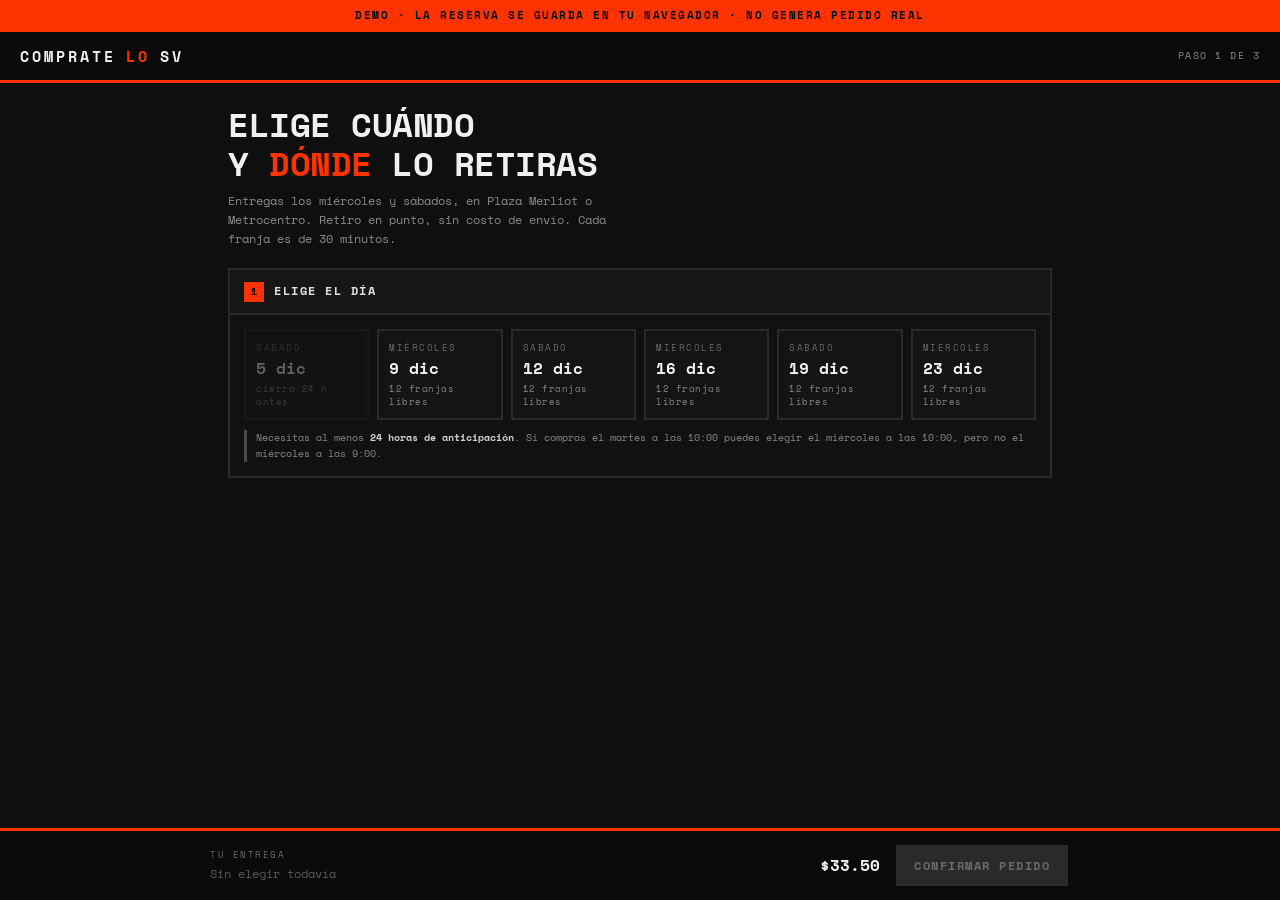
<file: reserva.html>
<!DOCTYPE html>
<html lang="es-SV">
<head>
<meta charset="UTF-8">
<meta name="viewport" content="width=device-width, initial-scale=1.0">
<title>Elige tu entrega — Compratelosv</title>
<meta name="robots" content="noindex, nofollow">
<link rel="preconnect" href="https://fonts.googleapis.com">
<link rel="preconnect" href="https://fonts.gstatic.com" crossorigin>
<link href="https://fonts.googleapis.com/css2?family=Space+Mono:wght@400;700&display=swap" rel="stylesheet">
<link rel="stylesheet" href="assets/estilos.css">
<style>
  .r-aviso {
    background: #ff3300; color: #0a0a0a; font-size: 11px; font-weight: 700;
    letter-spacing: 1.5px; text-transform: uppercase; text-align: center; padding: 7px 14px;
  }
  .r-top {
    position: sticky; top: 0; z-index: 50; background: #0a0a0a;
    border-bottom: 3px solid #ff3300; padding: 12px 20px;
    display: flex; justify-content: space-between; align-items: center; gap: 12px;
  }
  .r-top .logo { font-size: 15px; letter-spacing: 3px; font-weight: 700; color: #f0f0f0; text-transform: uppercase; }
  .r-top .logo span { color: #ff3300; }
  .r-top .paso { font-size: 10px; letter-spacing: 1.5px; color: #8a8a8a; text-transform: uppercase; }

  .r-wrap { max-width: 860px; margin: 0 auto; padding: 22px 18px 170px; }
  .r-intro h1 {
    font-size: clamp(22px, 4.6vw, 34px); line-height: 1.15; letter-spacing: -0.5px;
    color: #f0f0f0; text-transform: uppercase; margin: 0 0 8px;
  }
  .r-intro h1 em { color: #ff3300; font-style: normal; }
  .r-intro p { font-size: 12px; color: #8a8a8a; margin: 0 0 20px; max-width: 60ch; }

  .r-bloque { border: 2px solid #2a2a2a; background: #111; margin-bottom: 14px; }
  .r-bloque.oculto { display: none; }
  .r-bloque-head {
    display: flex; align-items: baseline; gap: 10px;
    padding: 11px 14px; border-bottom: 2px solid #2a2a2a; background: #161616;
  }
  .r-num {
    display: inline-flex; align-items: center; justify-content: center;
    width: 20px; height: 20px; background: #2a2a2a; color: #8a8a8a;
    font-size: 10px; font-weight: 700; flex: 0 0 auto;
  }
  .r-bloque.activo .r-num { background: #ff3300; color: #0a0a0a; }
  .r-bloque.listo .r-num { background: #00c853; color: #0a0a0a; }
  .r-bloque-head h2 { margin: 0; font-size: 12px; letter-spacing: 1.5px; text-transform: uppercase; color: #e0e0e0; }
  .r-bloque-body { padding: 14px; }

  /* días */
  .r-dias { display: grid; grid-template-columns: repeat(auto-fill, minmax(118px, 1fr)); gap: 8px; }
  .r-dia {
    background: #141414; border: 2px solid #2a2a2a; color: #b0b0b0; font-family: inherit;
    padding: 10px; cursor: pointer; text-align: left;
  }
  .r-dia:hover { border-color: #4a4a4a; }
  .r-dia[aria-pressed="true"] { border-color: #ff3300; background: #1a1a1a; }
  .r-dia[disabled] { opacity: .35; cursor: not-allowed; }
  .r-dia .dow { display: block; font-size: 9px; letter-spacing: 1.5px; text-transform: uppercase; color: #6a6a6a; }
  .r-dia .num { display: block; font-size: 16px; font-weight: 700; color: #f0f0f0; margin: 2px 0; }
  .r-dia .libres { display: block; font-size: 9px; color: #8a8a8a; letter-spacing: .5px; }
  .r-dia[aria-pressed="true"] .dow { color: #ff3300; }

  /* turnos */
  .r-turnos { display: grid; grid-template-columns: 1fr 1fr; gap: 10px; }
  @media (max-width: 620px) { .r-turnos { grid-template-columns: 1fr; } }
  .r-turno {
    border: 2px solid #2a2a2a; background: #141414; padding: 11px 12px; text-align: left;
    font-family: inherit; color: #b0b0b0; cursor: pointer;
  }
  .r-turno:hover { border-color: #4a4a4a; }
  .r-turno[aria-pressed="true"] { border-color: #ff3300; background: #1a1a1a; }
  .r-turno[disabled] { opacity: .4; cursor: not-allowed; }
  .r-turno .t { display: block; font-size: 12px; font-weight: 700; letter-spacing: 1px; text-transform: uppercase; color: #f0f0f0; }
  .r-turno .h { display: block; font-size: 10px; color: #6a6a6a; margin-top: 2px; }
  .r-turno .p { display: block; font-size: 10px; letter-spacing: 1px; text-transform: uppercase; margin-top: 6px; color: #d0d0d0; }
  .r-turno .p.fijo { color: #ff3300; }
  .r-turno .p.libre { color: #8a8a8a; }
  .r-turno .pocos { display: block; font-size: 9px; color: #8a8a8a; margin-top: 4px; }

  /* puntos */
  .r-puntos { display: grid; grid-template-columns: 1fr 1fr; gap: 8px; margin-top: 10px; }
  .r-punto-op {
    background: #141414; border: 2px solid #2a2a2a; color: #d0d0d0; font-family: inherit;
    padding: 10px; font-size: 11px; cursor: pointer; text-align: left;
  }
  .r-punto-op[aria-pressed="true"] { border-color: #ff3300; background: #1a1a1a; }
  .r-punto-op small { display: block; font-size: 9px; color: #6a6a6a; margin-top: 3px; }

  /* franjas */
  .r-franjas { display: grid; grid-template-columns: repeat(auto-fill, minmax(104px, 1fr)); gap: 8px; }
  .r-franja {
    background: #141414; border: 2px solid #2a2a2a; color: #d0d0d0; font-family: inherit;
    padding: 11px 8px; cursor: pointer; font-size: 12px; font-weight: 700; letter-spacing: .5px;
  }
  .r-franja:hover:not([disabled]) { border-color: #4a4a4a; }
  .r-franja[aria-pressed="true"] { border-color: #ff3300; background: #ff3300; color: #0a0a0a; }
  .r-franja[disabled] { opacity: .32; cursor: not-allowed; text-decoration: line-through; }
  .r-franja small { display: block; font-size: 8px; font-weight: 400; letter-spacing: .5px; margin-top: 3px; color: inherit; }

  .r-nota { font-size: 10px; color: #8a8a8a; margin: 10px 0 0; line-height: 1.6; border-left: 3px solid #4a4a4a; padding-left: 9px; }
  .r-nota b { color: #d0d0d0; }

  /* pago + política */
  .r-pagos { display: grid; grid-template-columns: 1fr 1fr; gap: 8px; }
  .r-pago {
    background: #141414; border: 2px solid #2a2a2a; color: #d0d0d0; font-family: inherit;
    padding: 11px; font-size: 11px; cursor: pointer; text-align: left;
  }
  .r-pago[aria-pressed="true"] { border-color: #ff3300; background: #1a1a1a; }
  .r-pago small { display: block; font-size: 9px; color: #6a6a6a; margin-top: 3px; }

  .r-politica {
    display: flex; gap: 10px; align-items: flex-start; border: 2px solid #4a2a20;
    background: #1c0d09; padding: 12px; margin-top: 12px;
  }
  .r-politica input { margin-top: 3px; width: 18px; height: 18px; accent-color: #ff3300; flex: 0 0 auto; }
  .r-politica label { font-size: 11px; color: #e0c0b8; line-height: 1.6; }
  .r-politica b { color: #ffb3a0; }

  /* barra de resumen */
  .r-barra {
    position: fixed; left: 0; right: 0; bottom: 0; z-index: 60;
    background: #0a0a0a; border-top: 3px solid #ff3300; padding: 12px 18px;
  }
  .r-barra-int { max-width: 860px; margin: 0 auto; display: flex; align-items: center; gap: 14px; flex-wrap: wrap; }
  .r-sel { flex: 1 1 240px; min-width: 0; }
  .r-sel .k { font-size: 9px; letter-spacing: 1.5px; text-transform: uppercase; color: #6a6a6a; display: block; }
  .r-sel .v { font-size: 12px; color: #f0f0f0; display: block; margin-top: 3px; line-height: 1.4; }
  .r-sel .v.vacio { color: #5a5a5a; }
  .r-total { font-size: 16px; font-weight: 700; color: #f0f0f0; white-space: nowrap; }
  .r-continuar {
    background: #ff3300; border: 2px solid #0a0a0a; color: #0a0a0a; font-family: inherit;
    font-size: 12px; font-weight: 700; letter-spacing: 1.5px; text-transform: uppercase;
    padding: 12px 18px; cursor: pointer;
  }
  .r-continuar:disabled { background: #2a2a2a; color: #6a6a6a; cursor: not-allowed; }

  /* éxito */
  .r-exito { border: 3px solid #00c853; background: #0e1a12; padding: 20px; }
  .r-exito h2 { margin: 0 0 6px; font-size: 16px; letter-spacing: 1px; text-transform: uppercase; color: #00c853; }
  .r-exito .cod { font-size: 22px; font-weight: 700; color: #f0f0f0; letter-spacing: 2px; margin: 10px 0; }
  .r-exito .linea { font-size: 12px; color: #b0b0b0; padding: 4px 0; border-bottom: 1px solid #1e2a20; }
  .r-exito .linea b { color: #f0f0f0; }
  .r-exito a { display: inline-block; margin-top: 14px; font-size: 11px; color: #ff3300; }
</style>
</head>
<body>

<div class="r-aviso">Demo · la reserva se guarda en tu navegador · no genera pedido real</div>

<div class="r-top">
  <span class="logo">COMPRATE<span>LO</span>SV</span>
  <span class="paso" id="paso">Paso 1 de 3</span>
</div>

<div class="r-wrap">

  <div class="r-intro">
    <h1>Elige cuándo<br>y <em>dónde</em> lo retiras</h1>
    <p>Entregas los miércoles y sábados, en Plaza Merliot o Metrocentro. Retiro en punto, sin costo de envío. Cada franja es de 30 minutos.</p>
  </div>

  <!-- 1 -->
  <section class="r-bloque activo" id="b-dia">
    <div class="r-bloque-head"><span class="r-num">1</span><h2>Elige el día</h2></div>
    <div class="r-bloque-body">
      <div class="r-dias" id="dias"></div>
      <p class="r-nota">Necesitas al menos <b>24 horas de anticipación</b>. Si compras el martes a las 10:00 puedes elegir el miércoles a las 10:00, pero no el miércoles a las 9:00.</p>
    </div>
  </section>

  <!-- 2 -->
  <section class="r-bloque oculto" id="b-turno">
    <div class="r-bloque-head"><span class="r-num">2</span><h2>Elige turno y punto</h2></div>
    <div class="r-bloque-body">
      <div class="r-turnos" id="turnos"></div>
      <div id="zona-punto"></div>
      <p class="r-nota" id="nota-turno"></p>
    </div>
  </section>

  <!-- 3 -->
  <section class="r-bloque oculto" id="b-franja">
    <div class="r-bloque-head"><span class="r-num">3</span><h2>Elige la hora</h2></div>
    <div class="r-bloque-body">
      <div class="r-franjas" id="franjas"></div>
      <p class="r-nota" id="nota-franja">Cada punto atiende una sola persona por franja.</p>
    </div>
  </section>

  <!-- 4 -->
  <section class="r-bloque oculto" id="b-pago">
    <div class="r-bloque-head"><span class="r-num">4</span><h2>Pago y política</h2></div>
    <div class="r-bloque-body">
      <div class="r-pagos" id="pagos"></div>

      <div class="r-politica">
        <input type="checkbox" id="acepto">
        <label for="acepto">
          Acepto la <b>política de entregas</b>: si no confirmo mi asistencia ni reprogramo dentro del plazo,
          se descuenta el <b>20% del total</b> por costos operativos (transporte, embalaje y personal).
          Si agoto mis reprogramaciones, se me devuelve el 80% restante por depósito.
        </label>
      </div>

      <div id="zona-exito"></div>
    </div>
  </section>

</div>

<div class="r-barra">
  <div class="r-barra-int">
    <div class="r-sel">
      <span class="k">Tu entrega</span>
      <span class="v vacio" id="resumen">Sin elegir todavía</span>
    </div>
    <span class="r-total" id="total">$0.00</span>
    <button class="r-continuar" id="btn-confirmar" type="button" disabled>Confirmar pedido</button>
  </div>
</div>

<script>
(function () {
  'use strict';

  var CLAVE = 'clv-entregas-demo-v4';
  var PUNTOS = { merliot: 'Plaza Merliot', metro: 'Metrocentro' };
  var CARRITO = [
    { nombre: 'Pieza de ejemplo', precio: 24.00 },
    { nombre: 'Artículo adicional', precio: 9.50 }
  ];
  var TOTAL = CARRITO.reduce(function (a, b) { return a + b.precio; }, 0);

  var estado = { dia: null, turno: null, punto: null, franja: null, pago: null };

  /* ---------- fechas ---------- */
  function proximasFechas(n) {
    var out = [], d = new Date();
    d.setHours(12, 0, 0, 0);
    while (out.length < n) {
      d.setDate(d.getDate() + 1);
      var dow = d.getDay();
      if (dow === 3 || dow === 6) out.push(new Date(d));
    }
    return out;
  }
  function iso(d) {
    return d.getFullYear() + '-' + String(d.getMonth() + 1).padStart(2, '0') + '-' + String(d.getDate()).padStart(2, '0');
  }
  function fmtHora(m) {
    return String(Math.floor(m / 60)).padStart(2, '0') + ':' + String(m % 60).padStart(2, '0');
  }
  function franjasDesde(hora, cantidad) {
    var out = [], m = hora * 60;
    for (var i = 0; i < cantidad; i++) { out.push(fmtHora(m)); m += 30; }
    return out;
  }

  /* ---------- agenda compartida con el panel ---------- */
  function leerDias() {
    try {
      var raw = localStorage.getItem(CLAVE);
      if (raw) {
        var d = JSON.parse(raw);
        if (Array.isArray(d) && d.length) return d;
      }
    } catch (e) { /* se regenera */ }
    return estructuraVacia();
  }

  function estructuraVacia() {
    return proximasFechas(6).map(function (f) {
      return {
        fecha: iso(f),
        turnos: ['manana', 'tarde'].map(function (t) {
          return {
            turno: t,
            punto: null,
            franja: franjasDesde(t === 'manana' ? 9 : 14, 6),
            cupoPorFranja: 1,
            clientes: [],
            cancelado: false
          };
        })
      };
    });
  }

  var DIAS = leerDias();

  /* ---------- consultas ---------- */
  function diaDe(fechaIso) {
    return DIAS.filter(function (d) { return d.fecha === fechaIso; })[0];
  }

  function ocupadas(tu) {
    var m = {};
    tu.clientes.forEach(function (c) {
      if (c.estado === 'cancelada') return;
      m[c.franja] = (m[c.franja] || 0) + 1;
    });
    return m;
  }

  function esFuturoValido(fechaIso, franja) {
    var cuando = new Date(fechaIso + 'T' + franja + ':00');
    return (cuando.getTime() - Date.now()) >= 24 * 60 * 60 * 1000;
  }

  function libresTurno(dia, tu) {
    if (tu.cancelado) return 0;
    var oc = ocupadas(tu);
    return tu.franja.filter(function (f) {
      return esFuturoValido(dia.fecha, f) && (oc[f] || 0) < tu.cupoPorFranja;
    }).length;
  }

  function libresDia(dia) {
    return dia.turnos.reduce(function (a, tu) { return a + libresTurno(dia, tu); }, 0);
  }

  function turnoContrario(t) {
    return t === 'manana' ? 'tarde' : 'manana';
  }

  function otroTurno(dia, tu) {
    return dia.turnos.filter(function (x) { return x.turno !== tu.turno; })[0];
  }

  function puntoContrario(p) {
    return p === 'merliot' ? 'metro' : 'merliot';
  }

  function puntosPosibles(dia, tu) {
    if (tu.punto) return [tu.punto];
    var otro = otroTurno(dia, tu);
    if (otro && otro.punto) return [puntoContrario(otro.punto)];
    return ['merliot', 'metro'];
  }

  /* ---------- render ---------- */
  var $ = function (s) { return document.querySelector(s); };

  function renderDias() {
    var cont = $('#dias');
    cont.textContent = '';
    DIAS.forEach(function (dia) {
      var f = new Date(dia.fecha + 'T12:00:00');
      var b = document.createElement('button');
      b.type = 'button';
      b.className = 'r-dia';
      var dow = document.createElement('span'); dow.className = 'dow';
      dow.textContent = f.toLocaleDateString('es-SV', { weekday: 'long' });
      var num = document.createElement('span'); num.className = 'num';
      num.textContent = f.toLocaleDateString('es-SV', { day: 'numeric', month: 'short' });
      var lib = document.createElement('span'); lib.className = 'libres';
      var n = libresDia(dia);
      var algunaFutura = dia.turnos.some(function (tu) {
        return tu.franja.some(function (f) { return esFuturoValido(dia.fecha, f); });
      });
      lib.textContent = n ? n + ' franjas libres'
        : (algunaFutura ? 'sin cupo' : 'cierra 24 h antes');
      b.appendChild(dow); b.appendChild(num); b.appendChild(lib);
      b.setAttribute('aria-pressed', estado.dia === dia.fecha ? 'true' : 'false');
      if (!n) b.disabled = true;
      b.addEventListener('click', function () {
        estado.dia = dia.fecha;
        estado.turno = null; estado.punto = null; estado.franja = null;
        renderTodo();
      });
      cont.appendChild(b);
    });
  }

  function renderTurnos() {
    var bloque = $('#b-turno');
    if (!estado.dia) { bloque.classList.add('oculto'); return; }
    bloque.classList.remove('oculto');

    var dia = diaDe(estado.dia);
    var cont = $('#turnos');
    cont.textContent = '';

    dia.turnos.forEach(function (tu) {
      var b = document.createElement('button');
      b.type = 'button';
      b.className = 'r-turno';
      b.setAttribute('aria-pressed', estado.turno === tu.turno ? 'true' : 'false');

      var t = document.createElement('span'); t.className = 't';
      t.textContent = tu.turno === 'manana' ? 'Mañana' : 'Tarde';
      var h = document.createElement('span'); h.className = 'h';
      h.textContent = tu.turno === 'manana' ? '09:00 – 12:00' : '14:00 – 17:00';

      var p = document.createElement('span');
      var posibles = puntosPosibles(dia, tu);
      if (tu.punto) {
        p.className = 'p fijo';
        p.textContent = PUNTOS[tu.punto];
      } else if (posibles.length === 1) {
        p.className = 'p fijo';
        p.textContent = PUNTOS[posibles[0]] + ' (por alternancia)';
      } else {
        p.className = 'p libre';
        p.textContent = 'Tú eliges el punto';
      }

      var pocos = document.createElement('span'); pocos.className = 'pocos';
      var libres = libresTurno(dia, tu);
      pocos.textContent = tu.cancelado ? 'Turno no disponible'
        : (libres ? libres + ' franjas libres' : 'Sin franjas disponibles');

      b.appendChild(t); b.appendChild(h); b.appendChild(p); b.appendChild(pocos);
      if (tu.cancelado || !libres) b.disabled = true;

      b.addEventListener('click', function () {
        estado.turno = tu.turno;
        estado.franja = null;
        var pos = puntosPosibles(dia, tu);
        estado.punto = pos.length === 1 ? pos[0] : null;
        renderTodo();
      });
      cont.appendChild(b);
    });

    // selector de punto si el cliente debe decidirlo
    var zona = $('#zona-punto');
    zona.textContent = '';
    var nota = $('#nota-turno');
    nota.textContent = '';

    if (estado.turno) {
      var tu = dia.turnos.filter(function (x) { return x.turno === estado.turno; })[0];
      var pos = puntosPosibles(dia, tu);

      if (pos.length === 2) {
        var titulo = document.createElement('p');
        titulo.className = 'r-nota';
        titulo.style.marginBottom = '8px';
        titulo.textContent = 'Este es el primer pedido del turno, así que eliges el punto.';
        zona.appendChild(titulo);

        var grid = document.createElement('div');
        grid.className = 'r-puntos';
        pos.forEach(function (pid) {
          var b = document.createElement('button');
          b.type = 'button';
          b.className = 'r-punto-op';
          b.setAttribute('aria-pressed', estado.punto === pid ? 'true' : 'false');
          b.textContent = PUNTOS[pid];
          var sm = document.createElement('small');
          sm.textContent = 'La ' + (estado.turno === 'manana' ? 'tarde' : 'mañana') + ' quedará en ' + PUNTOS[puntoContrario(pid)];
          b.appendChild(sm);
          b.addEventListener('click', function () {
            estado.punto = pid;
            estado.franja = null;
            renderTodo();
          });
          grid.appendChild(b);
        });
        zona.appendChild(grid);
      } else if (tu.punto) {
        nota.textContent = 'Este turno ya está asignado a ' + PUNTOS[tu.punto] + ' por el primer pedido del día. No se puede cambiar de punto.';
      } else if (pos.length === 1) {
        nota.textContent = 'Por alternancia, este turno se entrega en ' + PUNTOS[pos[0]] + ' (el otro turno del día está en ' + PUNTOS[puntoContrario(pos[0])] + ').';
      }
    }
  }

  function renderFranjas() {
    var bloque = $('#b-franja');
    if (!estado.turno || !estado.punto) { bloque.classList.add('oculto'); return; }
    bloque.classList.remove('oculto');

    var dia = diaDe(estado.dia);
    var tu = dia.turnos.filter(function (x) { return x.turno === estado.turno; })[0];
    var oc = ocupadas(tu);
    var cont = $('#franjas');
    cont.textContent = '';

    tu.franja.forEach(function (f) {
      var b = document.createElement('button');
      b.type = 'button';
      b.className = 'r-franja';
      b.setAttribute('aria-pressed', estado.franja === f ? 'true' : 'false');
      b.textContent = f;
      var sm = document.createElement('small');

      var noFuturo = !esFuturoValido(estado.dia, f);
      var lleno = (oc[f] || 0) >= tu.cupoPorFranja;
      if (noFuturo) { sm.textContent = 'muy pronto'; b.disabled = true; }
      else if (lleno) { sm.textContent = 'ocupado'; b.disabled = true; }
      else { sm.textContent = 'disponible'; }

      b.appendChild(sm);
      b.addEventListener('click', function () { estado.franja = f; renderTodo(); });
      cont.appendChild(b);
    });

    $('#nota-franja').textContent = 'Una sola persona por franja en ' + PUNTOS[estado.punto] + '. Llega a la hora exacta.';
  }

  function renderPago() {
    var bloque = $('#b-pago');
    if (!estado.franja) { bloque.classList.add('oculto'); return; }
    bloque.classList.remove('oculto');

    var cont = $('#pagos');
    cont.textContent = '';
    [
      ['tarjeta', 'Tarjeta', 'Wompi · 2 reprogramaciones'],
      ['efectivo', 'Efectivo al retirar', '1 reprogramación']
    ].forEach(function (p) {
      var b = document.createElement('button');
      b.type = 'button';
      b.className = 'r-pago';
      b.setAttribute('aria-pressed', estado.pago === p[0] ? 'true' : 'false');
      b.textContent = p[1];
      var sm = document.createElement('small');
      sm.textContent = p[2];
      b.appendChild(sm);
      b.addEventListener('click', function () { estado.pago = p[0]; renderTodo(); });
      cont.appendChild(b);
    });
  }

  function renderBarra() {
    var partes = [];
    if (estado.dia) {
      var f = new Date(estado.dia + 'T12:00:00');
      partes.push(f.toLocaleDateString('es-SV', { weekday: 'long', day: 'numeric', month: 'long' }));
    }
    if (estado.turno) partes.push(estado.turno === 'manana' ? 'mañana' : 'tarde');
    if (estado.punto) partes.push(PUNTOS[estado.punto]);
    if (estado.franja) partes.push(estado.franja);

    var r = $('#resumen');
    if (partes.length) {
      r.textContent = partes.join(' · ');
      r.classList.remove('vacio');
    } else {
      r.textContent = 'Sin elegir todavía';
      r.classList.add('vacio');
    }

    $('#total').textContent = '$' + TOTAL.toFixed(2);

    var ok = estado.dia && estado.turno && estado.punto && estado.franja && estado.pago && $('#acepto').checked;
    $('#btn-confirmar').disabled = !ok;

    var paso = 1;
    if (estado.dia) paso = 2;
    if (estado.franja) paso = 3;
    if (estado.pago) paso = 4;
    $('#paso').textContent = 'Paso ' + Math.min(paso, 3) + ' de 3';

    [['#b-dia', !!estado.dia], ['#b-turno', !!estado.turno], ['#b-franja', !!estado.franja], ['#b-pago', !!estado.pago]]
      .forEach(function (p) {
        var el = $(p[0]);
        el.classList.toggle('listo', p[1]);
        el.classList.toggle('activo', !p[1]);
      });
  }

  function renderTodo() {
    renderDias();
    renderTurnos();
    renderFranjas();
    renderPago();
    renderBarra();
  }

  /* ---------- confirmar ---------- */
  function confirmar() {
    var dia = diaDe(estado.dia);
    var tu = dia.turnos.filter(function (x) { return x.turno === estado.turno; })[0];
    var otro = otroTurno(dia, tu);

    // fijar punto del turno y derivar el contrario
    if (!tu.punto) tu.punto = estado.punto;
    if (otro && !otro.punto) otro.punto = puntoContrario(tu.punto);

    var num = 1000 + Math.floor(Math.random() * 9000);
    var pedido = 'CLV-2026-' + num;

    tu.clientes.push({
      id: 'r-' + Date.now(),
      cliente: 'Cliente demo',
      pedido: pedido,
      telefono: '70000000',
      franja: estado.franja,
      metodo: estado.pago,
      total: Math.round(TOTAL * 100) / 100,
      intentos: 0,
      estado: 'programada',
      notas: '',
      eventos: [
        { ts: 'Reserva creada', detalle: 'Cliente eligió ' + estado.franja + ' en ' + PUNTOS[estado.punto] },
        { ts: 'Política aceptada', detalle: 'Consentimiento del 20% registrado en el checkout' }
      ]
    });

    try { localStorage.setItem(CLAVE, JSON.stringify(DIAS)); } catch (e) { /* sin almacenamiento */ }

    var f = new Date(dia.fecha + 'T12:00:00');
    $('#zona-exito').textContent = '';
    var box = document.createElement('div');
    box.className = 'r-exito';

    var h = document.createElement('h2');
    h.textContent = 'Pedido reservado';
    var cod = document.createElement('div');
    cod.className = 'cod';
    cod.textContent = pedido;

    box.appendChild(h); box.appendChild(cod);

    [
      ['Día', f.toLocaleDateString('es-SV', { weekday: 'long', day: 'numeric', month: 'long' })],
      ['Punto', PUNTOS[estado.punto]],
      ['Turno', (estado.turno === 'manana' ? 'Mañana' : 'Tarde') + ' (' + estado.franja + ')'],
      ['Pago', estado.pago === 'tarjeta' ? 'Tarjeta · 2 reprogramaciones' : 'Efectivo · 1 reprogramación'],
      ['Total', '$' + TOTAL.toFixed(2)],
      ['Si no confirmo ni reprogramo', 'se devuelven $' + (Math.round(TOTAL * 0.8 * 100) / 100).toFixed(2) + ' (80%)']
    ].forEach(function (l) {
      var d = document.createElement('div');
      d.className = 'linea';
      d.textContent = l[0] + ': ';
      var b = document.createElement('b');
      b.textContent = l[1];
      d.appendChild(b);
      box.appendChild(d);
    });

    var aviso = document.createElement('p');
    aviso.className = 'r-nota';
    aviso.textContent = 'El día de la entrega, a las 7:00, recibirás el aviso en tu bandeja para confirmar. Si no confirmas antes de las 7:35, se te reofertan los días disponibles.';
    box.appendChild(aviso);

    var a = document.createElement('a');
    a.href = 'admin-entregas.html';
    a.textContent = 'Ver mi entrega en el panel →';
    box.appendChild(a);

    $('#zona-exito').appendChild(box);
    $('#btn-confirmar').disabled = true;
    $('#btn-confirmar').textContent = 'Reservado';
    box.scrollIntoView({ behavior: 'smooth', block: 'center' });
  }

  /* ---------- wiring ---------- */
  $('#acepto').addEventListener('change', renderBarra);
  $('#btn-confirmar').addEventListener('click', confirmar);

  renderTodo();
})();
</script>
</body>
</html>
</file>
<file: assets/estilos.css>
/* ============================================================
   COMPRATELOSV — Estilos base (brutalista, Space Mono)
   Variables de marca en :root — cambiar aquí afecta todo el sitio.
   ============================================================ */

:root {
  --acento: #ff3300;
  --negro: #0a0a0a;
  --fondo: #0f0f0f;
  --superficie: #1a1a1a;
  --superficie-2: #2a2a2a;
  --borde: #4a4a4a;
  --texto-tenue: #8a8a8a;
  --texto: #b0b0b0;
  --texto-fuerte: #f0f0f0;
  --blanco: #ffffff;

  --fuente: "Space Mono", "Courier New", monospace;
  --radio: 0px;           /* brutalismo = esquinas rectas */
  --borde-grueso: 3px;
  --max-ancho: 1280px;
  --transicion: 120ms ease;
}

*,
*::before,
*::after { box-sizing: border-box; }

html { scroll-behavior: smooth; }

body {
  margin: 0;
  background: var(--fondo);
  color: var(--texto);
  font-family: var(--fuente);
  font-size: 16px;
  line-height: 1.6;
  -webkit-font-smoothing: antialiased;
}

/* ---------- Aviso de demo (banner superior) ---------- */
.aviso-demo {
  background: var(--acento);
  color: var(--negro);
  font-size: 12px;
  font-weight: 700;
  letter-spacing: 1.5px;
  text-transform: uppercase;
  text-align: center;
  padding: 8px 16px;
  position: sticky;
  top: 0;
  z-index: 100;
}

/* ---------- Encabezado ---------- */
header.sitio {
  border-bottom: var(--borde-grueso) solid var(--acento);
  background: var(--negro);
  position: sticky;
  top: 34px;
  z-index: 90;
}

.barra {
  max-width: var(--max-ancho);
  margin: 0 auto;
  padding: 16px 24px;
  display: flex;
  align-items: center;
  gap: 24px;
  justify-content: space-between;
  flex-wrap: wrap;
}

.logo {
  font-size: 22px;
  font-weight: 700;
  letter-spacing: 3px;
  text-transform: uppercase;
  color: var(--texto-fuerte);
  text-decoration: none;
  display: flex;
  align-items: center;
  gap: 10px;
}

.logo span { color: var(--acento); }

.logo .badge-dev {
  font-size: 9px;
  letter-spacing: 1px;
  border: 1px solid var(--borde);
  color: var(--texto-tenue);
  padding: 2px 6px;
  font-weight: 400;
}

nav.principal {
  display: flex;
  gap: 20px;
  flex-wrap: wrap;
  align-items: center;
}

nav.principal a {
  color: var(--texto);
  text-decoration: none;
  font-size: 13px;
  letter-spacing: 1.5px;
  text-transform: uppercase;
  padding: 6px 0;
  border-bottom: 2px solid transparent;
  transition: color var(--transicion), border-color var(--transicion);
}

nav.principal a:hover,
nav.principal a.activo {
  color: var(--acento);
  border-bottom-color: var(--acento);
}

.btn-carrito {
  background: var(--superficie-2);
  border: 2px solid var(--borde);
  color: var(--texto-fuerte);
  font-family: var(--fuente);
  font-size: 13px;
  font-weight: 700;
  letter-spacing: 1px;
  padding: 10px 16px;
  cursor: pointer;
  display: flex;
  align-items: center;
  gap: 8px;
  transition: background var(--transicion), border-color var(--transicion);
}

.btn-carrito:hover {
  border-color: var(--acento);
  background: var(--acento);
  color: var(--negro);
}

#contador-carrito {
  background: var(--acento);
  color: var(--negro);
  font-size: 11px;
  font-weight: 700;
  min-width: 20px;
  height: 20px;
  display: inline-flex;
  align-items: center;
  justify-content: center;
  padding: 0 5px;
}

.btn-carrito:hover #contador-carrito {
  background: var(--negro);
  color: var(--acento);
}

/* ---------- Hero ---------- */
.hero {
  max-width: var(--max-ancho);
  margin: 0 auto;
  padding: 72px 24px 56px;
  border-bottom: 1px solid var(--superficie-2);
}

.hero h1 {
  font-size: clamp(32px, 6vw, 64px);
  line-height: 1.05;
  letter-spacing: -1px;
  color: var(--texto-fuerte);
  margin: 0 0 20px;
  text-transform: uppercase;
  font-weight: 700;
}

.hero h1 em {
  color: var(--acento);
  font-style: normal;
}

.hero p {
  font-size: 15px;
  max-width: 60ch;
  color: var(--texto);
  margin: 0 0 12px;
}

.hero .marcador {
  display: inline-block;
  font-size: 11px;
  letter-spacing: 1.5px;
  text-transform: uppercase;
  color: var(--texto-tenue);
  border: 1px dashed var(--borde);
  padding: 4px 10px;
  margin-top: 12px;
}

/* ---------- Contenedor general ---------- */
.contenedor {
  max-width: var(--max-ancho);
  margin: 0 auto;
  padding: 48px 24px;
}

.titulo-seccion {
  display: flex;
  align-items: baseline;
  gap: 16px;
  margin: 0 0 8px;
  flex-wrap: wrap;
}

.titulo-seccion h2 {
  font-size: clamp(20px, 3vw, 30px);
  color: var(--texto-fuerte);
  text-transform: uppercase;
  letter-spacing: 1px;
  margin: 0;
}

.titulo-seccion .conteo {
  font-size: 12px;
  color: var(--texto-tenue);
  letter-spacing: 1px;
}

/* Indicador del origen de los datos (Supabase vs fallback local) */
#origen-datos {
  border: 1px solid var(--superficie-2);
  padding: 2px 8px;
  font-size: 10px;
  letter-spacing: 1.5px;
  text-transform: uppercase;
}

#origen-datos[data-origen="supabase"] {
  border-color: #2ea043;
  color: #3fb950;
}

#origen-datos[data-origen="local"] {
  border-color: #9e6a03;
  color: #d29922;
}

/* ---------- Filtros ---------- */
.filtros {
  display: flex;
  gap: 10px;
  flex-wrap: wrap;
  margin: 24px 0 32px;
  align-items: center;
}

.filtros .grupo {
  display: flex;
  gap: 8px;
  flex-wrap: wrap;
  align-items: center;
}

.filtros label {
  font-size: 11px;
  text-transform: uppercase;
  letter-spacing: 1px;
  color: var(--texto-tenue);
  margin-right: 4px;
}

.chip {
  background: transparent;
  border: 2px solid var(--borde);
  color: var(--texto);
  font-family: var(--fuente);
  font-size: 12px;
  padding: 7px 14px;
  cursor: pointer;
  transition: all var(--transicion);
  letter-spacing: 0.5px;
}

.chip:hover { border-color: var(--acento); color: var(--texto-fuerte); }

.chip[aria-pressed="true"] {
  background: var(--acento);
  border-color: var(--acento);
  color: var(--negro);
  font-weight: 700;
}

.filtros select {
  background: var(--superficie);
  border: 2px solid var(--borde);
  color: var(--texto);
  font-family: var(--fuente);
  font-size: 12px;
  padding: 7px 10px;
  cursor: pointer;
}

/* ---------- Grid de productos ---------- */
.grid-productos {
  display: grid;
  grid-template-columns: repeat(auto-fill, minmax(230px, 1fr));
  gap: 20px;
}

.tarjeta {
  background: var(--superficie);
  border: 2px solid var(--superficie-2);
  display: flex;
  flex-direction: column;
  transition: border-color var(--transicion), transform var(--transicion);
  position: relative;
  overflow: hidden;
}

.tarjeta:hover {
  border-color: var(--acento);
  transform: translateY(-3px);
}

.tarjeta.agotado { opacity: 0.55; }

.tarjeta .media {
  position: relative;
  aspect-ratio: 1 / 1;
  background: var(--negro);
  overflow: hidden;
}

.tarjeta .media img {
  width: 100%;
  height: 100%;
  object-fit: cover;
  display: block;
}

.etiqueta-estado {
  position: absolute;
  top: 10px;
  left: 10px;
  font-size: 10px;
  font-weight: 700;
  letter-spacing: 1.5px;
  text-transform: uppercase;
  padding: 4px 8px;
  background: var(--acento);
  color: var(--negro);
}

.etiqueta-estado.agotado { background: var(--borde); color: var(--texto-fuerte); }
.etiqueta-estado.ultima { background: var(--blanco); color: var(--negro); }

.tarjeta .cuerpo {
  padding: 14px 14px 16px;
  display: flex;
  flex-direction: column;
  gap: 6px;
  flex: 1;
}

.tarjeta .cat {
  font-size: 10px;
  letter-spacing: 1.5px;
  text-transform: uppercase;
  color: var(--acento);
}

.tarjeta h3 {
  font-size: 15px;
  color: var(--texto-fuerte);
  margin: 0;
  line-height: 1.3;
}

.tarjeta .meta {
  font-size: 11px;
  color: var(--texto-tenue);
  letter-spacing: 0.5px;
}

.tarjeta .pie {
  display: flex;
  align-items: center;
  justify-content: space-between;
  gap: 10px;
  margin-top: auto;
  padding-top: 10px;
}

.precio {
  font-size: 18px;
  font-weight: 700;
  color: var(--texto-fuerte);
}

.precio .moneda { font-size: 12px; color: var(--texto-tenue); }

.btn-agregar {
  background: transparent;
  border: 2px solid var(--acento);
  color: var(--acento);
  font-family: var(--fuente);
  font-size: 11px;
  font-weight: 700;
  letter-spacing: 1px;
  text-transform: uppercase;
  padding: 8px 12px;
  cursor: pointer;
  transition: all var(--transicion);
  white-space: nowrap;
}

.btn-agregar:hover:not(:disabled) {
  background: var(--acento);
  color: var(--negro);
}

.btn-agregar:disabled {
  border-color: var(--borde);
  color: var(--texto-tenue);
  cursor: not-allowed;
}

/* ---------- Carrito lateral ---------- */
.panel-carrito {
  position: fixed;
  top: 0;
  right: 0;
  width: min(420px, 100vw);
  height: 100dvh;
  background: var(--negro);
  border-left: var(--borde-grueso) solid var(--acento);
  transform: translateX(100%);
  transition: transform 200ms ease;
  z-index: 200;
  display: flex;
  flex-direction: column;
}

.panel-carrito.abierto { transform: translateX(0); }

.panel-carrito .cabecera {
  padding: 20px;
  border-bottom: 2px solid var(--superficie-2);
  display: flex;
  justify-content: space-between;
  align-items: center;
}

.panel-carrito .cabecera h2 {
  margin: 0;
  font-size: 16px;
  text-transform: uppercase;
  letter-spacing: 2px;
  color: var(--texto-fuerte);
}

.btn-cerrar {
  background: none;
  border: none;
  color: var(--texto);
  font-size: 24px;
  cursor: pointer;
  font-family: var(--fuente);
  line-height: 1;
  padding: 4px 8px;
}

.btn-cerrar:hover { color: var(--acento); }

.panel-carrito .items {
  flex: 1;
  overflow-y: auto;
  padding: 16px 20px;
}

.item-carrito {
  display: flex;
  gap: 12px;
  padding: 12px 0;
  border-bottom: 1px solid var(--superficie-2);
}

.item-carrito img {
  width: 64px;
  height: 64px;
  object-fit: cover;
  border: 1px solid var(--superficie-2);
  flex-shrink: 0;
}

.item-carrito .info { flex: 1; min-width: 0; }

.item-carrito .info strong {
  display: block;
  font-size: 13px;
  color: var(--texto-fuerte);
  margin-bottom: 2px;
}

.item-carrito .info small {
  font-size: 11px;
  color: var(--texto-tenue);
  display: block;
}

.item-carrito .quitar {
  background: none;
  border: none;
  color: var(--texto-tenue);
  cursor: pointer;
  font-family: var(--fuente);
  font-size: 11px;
  text-decoration: underline;
  padding: 0;
  align-self: flex-start;
}

.item-carrito .quitar:hover { color: var(--acento); }

.carrito-vacio {
  text-align: center;
  color: var(--texto-tenue);
  font-size: 13px;
  padding: 48px 0;
}

.panel-carrito .totales {
  padding: 20px;
  border-top: 2px solid var(--superficie-2);
  background: var(--fondo);
}

.linea-total {
  display: flex;
  justify-content: space-between;
  font-size: 13px;
  margin-bottom: 8px;
  color: var(--texto);
}

.linea-total.gran {
  font-size: 18px;
  font-weight: 700;
  color: var(--texto-fuerte);
  margin-top: 12px;
  padding-top: 12px;
  border-top: 1px solid var(--superficie-2);
}

.btn-primario {
  width: 100%;
  background: var(--acento);
  border: none;
  color: var(--negro);
  font-family: var(--fuente);
  font-size: 14px;
  font-weight: 700;
  letter-spacing: 1.5px;
  text-transform: uppercase;
  padding: 16px;
  cursor: pointer;
  margin-top: 12px;
  transition: filter var(--transicion);
}

.btn-primario:hover { filter: brightness(1.15); }
.btn-primario:disabled { background: var(--borde); cursor: not-allowed; }

/* ---------- Footer ---------- */
footer.sitio {
  border-top: var(--borde-grueso) solid var(--acento);
  margin-top: 64px;
  padding: 40px 24px;
  background: var(--negro);
}

footer .interior {
  max-width: var(--max-ancho);
  margin: 0 auto;
  display: grid;
  grid-template-columns: repeat(auto-fit, minmax(200px, 1fr));
  gap: 32px;
  font-size: 13px;
}

footer h4 {
  font-size: 11px;
  letter-spacing: 2px;
  text-transform: uppercase;
  color: var(--acento);
  margin: 0 0 12px;
}

footer a {
  color: var(--texto);
  text-decoration: none;
  display: block;
  padding: 3px 0;
}

footer a:hover { color: var(--acento); }

footer .legal {
  max-width: var(--max-ancho);
  margin: 32px auto 0;
  padding-top: 20px;
  border-top: 1px solid var(--superficie-2);
  font-size: 11px;
  color: var(--texto-tenue);
  letter-spacing: 0.5px;
}

/* ---------- Toast ---------- */
#toast {
  position: fixed;
  bottom: 24px;
  left: 50%;
  transform: translate(-50%, 120%);
  background: var(--acento);
  color: var(--negro);
  font-size: 13px;
  font-weight: 700;
  padding: 12px 20px;
  letter-spacing: 0.5px;
  z-index: 300;
  transition: transform 200ms ease;
  max-width: 90vw;
}

#toast.visible { transform: translate(-50%, 0); }

/* ---------- Utilidades ---------- */
.oculto { display: none !important; }

/* ---------- Accesibilidad ---------- */
:focus-visible {
  outline: 3px solid var(--acento);
  outline-offset: 2px;
}

@media (prefers-reduced-motion: reduce) {
  *, *::before, *::after {
    animation-duration: 0.01ms !important;
    transition-duration: 0.01ms !important;
    scroll-behavior: auto !important;
  }
}

/* ---------- Responsive ---------- */
@media (max-width: 720px) {
  .barra { padding: 12px 16px; gap: 12px; }
  .hero { padding: 48px 16px 40px; }
  .contenedor { padding: 32px 16px; }
  .grid-productos { grid-template-columns: repeat(auto-fill, minmax(160px, 1fr)); gap: 12px; }
  .tarjeta .cuerpo { padding: 10px; }
  .tarjeta h3 { font-size: 13px; }
  .precio { font-size: 15px; }
  nav.principal { gap: 14px; }
  nav.principal a { font-size: 11px; }
}


/* ============================================================
   CHECKOUT
   ============================================================ */

.checkout-grid {
  display: grid;
  grid-template-columns: minmax(0, 1fr) 380px;
  gap: 32px;
  align-items: start;
  margin-top: 24px;
}

@media (max-width: 900px) {
  .checkout-grid { grid-template-columns: 1fr; }
}

.bloque {
  border: 2px solid var(--superficie-2);
  background: var(--superficie);
  padding: 20px;
  margin: 0 0 20px;
  border-radius: 0;
}

.bloque legend {
  font-size: 11px;
  letter-spacing: 2px;
  text-transform: uppercase;
  color: var(--acento);
  font-weight: 700;
  padding: 0 8px;
}

.campo {
  display: flex;
  flex-direction: column;
  gap: 6px;
  margin-bottom: 14px;
}

.campo:last-child { margin-bottom: 0; }

.campo label {
  font-size: 11px;
  letter-spacing: 1px;
  text-transform: uppercase;
  color: var(--texto-tenue);
}

.campo input,
.campo textarea,
.campo select {
  background: var(--negro);
  border: 2px solid var(--borde);
  color: var(--texto-fuerte);
  font-family: var(--fuente);
  font-size: 14px;
  padding: 11px 12px;
  width: 100%;
  border-radius: 0;
  transition: border-color var(--transicion);
}

.campo textarea { resize: vertical; min-height: 76px; }

.campo input::placeholder,
.campo textarea::placeholder { color: #5a5a5a; }

.campo input:focus,
.campo textarea:focus,
.campo select:focus {
  outline: none;
  border-color: var(--acento);
}

.campo input.invalido,
.campo textarea.invalido,
.campo select.invalido { border-color: #ff4444; }

.error-campo {
  font-size: 11px;
  color: #ff6b6b;
  min-height: 0;
}

.fila-2 {
  display: grid;
  grid-template-columns: 1fr 1fr;
  gap: 14px;
}

@media (max-width: 520px) {
  .fila-2 { grid-template-columns: 1fr; }
}

.sub-bloque {
  margin-top: 16px;
  padding-top: 16px;
  border-top: 1px solid var(--superficie-2);
}

/* Opciones tipo tarjeta (radio) */
.opciones-radio {
  display: grid;
  gap: 10px;
}

.opcion {
  display: flex;
  align-items: flex-start;
  gap: 12px;
  border: 2px solid var(--borde);
  padding: 12px 14px;
  cursor: pointer;
  transition: border-color var(--transicion), background var(--transicion);
}

.opcion:hover { border-color: var(--acento); }

.opcion input[type="radio"] {
  accent-color: var(--acento);
  width: 18px;
  height: 18px;
  margin-top: 2px;
  flex-shrink: 0;
  cursor: pointer;
}

.opcion:has(input:checked) {
  border-color: var(--acento);
  background: #1f1208;
}

.opcion-cuerpo {
  display: flex;
  flex-direction: column;
  gap: 2px;
}

.opcion-cuerpo strong {
  font-size: 13px;
  color: var(--texto-fuerte);
}

.opcion-cuerpo small {
  font-size: 11px;
  color: var(--texto-tenue);
}

.opcion-deshabilitada {
  opacity: 0.45;
  cursor: not-allowed;
}

.opcion-deshabilitada:hover { border-color: var(--borde); }

/* Resumen lateral */
.resumen {
  border: 2px solid var(--acento);
  background: var(--superficie);
  padding: 20px;
  position: sticky;
  top: 90px;
}

.resumen h3 {
  font-size: 12px;
  letter-spacing: 2px;
  text-transform: uppercase;
  color: var(--acento);
  margin: 0 0 16px;
}

.item-resumen {
  display: flex;
  align-items: center;
  gap: 10px;
  padding: 8px 0;
  border-bottom: 1px solid var(--superficie-2);
  font-size: 12px;
}

.item-resumen img {
  width: 48px;
  height: 48px;
  object-fit: cover;
  border: 1px solid var(--superficie-2);
  flex-shrink: 0;
}

.item-resumen div { flex: 1; min-width: 0; }

.item-resumen strong {
  display: block;
  color: var(--texto-fuerte);
  font-size: 12px;
  overflow: hidden;
  text-overflow: ellipsis;
  white-space: nowrap;
}

.item-resumen small { color: var(--texto-tenue); font-size: 10px; }

.item-resumen > span {
  color: var(--texto-fuerte);
  font-weight: 700;
  white-space: nowrap;
}

.resumen .linea-total { margin-top: 10px; }

.mensaje-error {
  background: #3a0d0d;
  border: 2px solid #ff4444;
  color: #ff9a9a;
  font-size: 13px;
  padding: 12px 14px;
  margin: 0 0 14px;
}

.nota-pie {
  font-size: 11px;
  color: var(--texto-tenue);
  line-height: 1.5;
  margin: 12px 0 0;
}

/* Confirmación */
.confirmacion {
  max-width: 620px;
  margin: 0 auto;
  text-align: center;
}

.sello-ok {
  width: 72px;
  height: 72px;
  border: 3px solid #3fb950;
  color: #3fb950;
  font-size: 38px;
  line-height: 66px;
  margin: 0 auto 20px;
  font-weight: 700;
}

.confirmacion h1 {
  font-size: clamp(22px, 4vw, 34px);
  color: var(--texto-fuerte);
  text-transform: uppercase;
  letter-spacing: 1px;
  margin: 0 0 8px;
}

.numero-pedido {
  font-size: 18px;
  color: var(--acento);
  font-weight: 700;
  letter-spacing: 3px;
  margin: 0 0 24px;
}

.tarjeta-confirmacion {
  border: 2px solid var(--superficie-2);
  background: var(--superficie);
  padding: 20px;
  text-align: left;
  margin-bottom: 20px;
}

.tarjeta-confirmacion .linea-total {
  font-size: 13px;
  padding: 4px 0;
}


/* ============================================================
   PANEL DE ADMINISTRACIÓN
   ============================================================ */

.admin-body { background: var(--fondo); }

/* ---- Login ---- */
.pantalla-login {
  min-height: 100dvh;
  display: grid;
  place-items: center;
  padding: 24px;
}

.caja-login {
  background: var(--superficie);
  border: 2px solid var(--acento);
  padding: 32px 28px;
  width: min(400px, 100%);
}

.caja-login h1 {
  font-size: 20px;
  letter-spacing: 3px;
  color: var(--texto-fuerte);
  margin: 0 0 4px;
  text-transform: uppercase;
}

.caja-login h1 span { color: var(--acento); }

.caja-login .subtitulo {
  font-size: 11px;
  letter-spacing: 1.5px;
  text-transform: uppercase;
  color: var(--texto-tenue);
  margin: 0 0 24px;
}

/* ---- Barra superior ---- */
.barra-admin {
  display: flex;
  align-items: center;
  gap: 24px;
  justify-content: space-between;
  flex-wrap: wrap;
  padding: 14px 20px;
  background: var(--negro);
  border-bottom: 3px solid var(--acento);
  position: sticky;
  top: 0;
  z-index: 50;
}

.logo-admin {
  font-size: 15px;
  font-weight: 700;
  letter-spacing: 2px;
  color: var(--texto-fuerte);
}

.logo-admin span { color: var(--acento); }

.tabs-admin { display: flex; gap: 6px; }

.tab {
  background: transparent;
  border: 2px solid var(--borde);
  color: var(--texto);
  font-family: var(--fuente);
  font-size: 12px;
  letter-spacing: 1px;
  text-transform: uppercase;
  padding: 8px 16px;
  cursor: pointer;
  transition: all var(--transicion);
}

.tab:hover { border-color: var(--acento); color: var(--texto-fuerte); }

.tab[aria-pressed="true"] {
  background: var(--acento);
  border-color: var(--acento);
  color: var(--negro);
  font-weight: 700;
}

.usuario-admin {
  display: flex;
  align-items: center;
  gap: 12px;
  font-size: 11px;
  color: var(--texto-tenue);
  letter-spacing: 0.5px;
}

.btn-salir {
  background: transparent;
  border: 2px solid var(--borde);
  color: var(--texto);
  font-family: var(--fuente);
  font-size: 11px;
  padding: 6px 12px;
  cursor: pointer;
  letter-spacing: 1px;
  text-transform: uppercase;
}

.btn-salir:hover { border-color: #ff4444; color: #ff6b6b; }

/* ---- Contenedor ---- */
.contenedor-admin {
  max-width: 1200px;
  margin: 0 auto;
  padding: 28px 20px 80px;
}

.cabecera-tab {
  display: flex;
  align-items: center;
  justify-content: space-between;
  gap: 16px;
  flex-wrap: wrap;
  margin-bottom: 20px;
}

.cabecera-tab h2 {
  font-size: 20px;
  text-transform: uppercase;
  letter-spacing: 1px;
  color: var(--texto-fuerte);
  margin: 0;
  display: flex;
  align-items: center;
  gap: 12px;
}

.btn-compacto {
  width: auto;
  padding: 11px 20px;
  font-size: 12px;
  margin: 0;
}

/* ---- Barra de búsqueda ---- */
.barra-busqueda {
  display: flex;
  gap: 10px;
  margin-bottom: 18px;
  flex-wrap: wrap;
}

.barra-busqueda input,
.barra-busqueda select {
  background: var(--superficie);
  border: 2px solid var(--borde);
  color: var(--texto-fuerte);
  font-family: var(--fuente);
  font-size: 13px;
  padding: 10px 12px;
}

.barra-busqueda input { flex: 1; min-width: 200px; }

/* ---- Lista de productos ---- */
.lista-admin { display: grid; gap: 8px; }

.fila-admin {
  display: grid;
  grid-template-columns: 64px minmax(0, 1fr) 90px 100px auto;
  align-items: center;
  gap: 14px;
  background: var(--superficie);
  border: 2px solid var(--superficie-2);
  padding: 10px 14px;
  transition: border-color var(--transicion);
}

.fila-admin:hover { border-color: var(--borde); }
.fila-admin.inactivo { opacity: 0.5; }

.fila-admin img {
  width: 64px;
  height: 64px;
  object-fit: cover;
  border: 1px solid var(--superficie-2);
}

.fila-info { min-width: 0; }

.fila-info strong {
  display: block;
  font-size: 13px;
  color: var(--texto-fuerte);
  overflow: hidden;
  text-overflow: ellipsis;
  white-space: nowrap;
}

.fila-info small {
  display: block;
  font-size: 10px;
  color: var(--texto-tenue);
  letter-spacing: 0.3px;
}

.fila-precio {
  font-size: 15px;
  font-weight: 700;
  color: var(--texto-fuerte);
  text-align: right;
}

.fila-acciones { display: flex; gap: 6px; flex-wrap: wrap; justify-content: flex-end; }

.btn-accion {
  background: transparent;
  border: 1px solid var(--borde);
  color: var(--texto);
  font-family: var(--fuente);
  font-size: 10px;
  letter-spacing: 0.8px;
  text-transform: uppercase;
  padding: 7px 10px;
  cursor: pointer;
  white-space: nowrap;
  transition: all var(--transicion);
}

.btn-accion:hover { border-color: var(--acento); color: var(--acento); }

.btn-accion-ok:hover { border-color: #3fb950; color: #3fb950; }
.btn-accion-danger:hover { border-color: #ff4444; color: #ff6b6b; }

.pildora {
  display: inline-block;
  font-size: 9px;
  letter-spacing: 1px;
  text-transform: uppercase;
  padding: 3px 8px;
  font-weight: 700;
  white-space: nowrap;
}

.pildora-ok, .pildora-entregado, .pildora-pagado {
  background: #0d2818; color: #3fb950; border: 1px solid #1f6f3a;
}

.pildora-vendido, .pildora-cancelado, .pildora-reembolsado {
  background: #2a1010; color: #ff6b6b; border: 1px solid #7a2020;
}

.pildora-pendiente, .pildora-en_preparacion, .pildora-enviado {
  background: #2a2208; color: #d29922; border: 1px solid #7a6010;
}

.fila-estado { text-align: center; }

/* ---- Pedidos ---- */
.fila-pedido {
  background: var(--superficie);
  border: 2px solid var(--superficie-2);
  padding: 14px 16px;
  margin-bottom: 8px;
}

.pedido-cabecera {
  display: flex;
  align-items: center;
  gap: 12px;
  flex-wrap: wrap;
  padding-bottom: 10px;
  border-bottom: 1px solid var(--superficie-2);
  margin-bottom: 10px;
}

.pedido-cabecera strong {
  font-size: 14px;
  color: var(--texto-fuerte);
  letter-spacing: 1px;
}

.pedido-total {
  margin-left: auto;
  font-size: 16px;
  font-weight: 700;
  color: var(--acento);
}

.pedido-datos {
  display: grid;
  grid-template-columns: repeat(auto-fit, minmax(180px, 1fr));
  gap: 8px;
  font-size: 12px;
  color: var(--texto);
  margin-bottom: 8px;
}

.pedido-datos small {
  display: block;
  font-size: 9px;
  letter-spacing: 1px;
  text-transform: uppercase;
  color: var(--texto-tenue);
}

.pedido-items,
.pedido-dir {
  font-size: 11px;
  color: var(--texto-tenue);
  padding: 4px 0;
}

.pedido-acciones {
  display: flex;
  gap: 14px;
  flex-wrap: wrap;
  padding-top: 10px;
  margin-top: 8px;
  border-top: 1px solid var(--superficie-2);
  font-size: 10px;
  letter-spacing: 1px;
  text-transform: uppercase;
  color: var(--texto-tenue);
}

.pedido-acciones label { display: flex; align-items: center; gap: 8px; }

.pedido-acciones select {
  background: var(--negro);
  border: 1px solid var(--borde);
  color: var(--texto-fuerte);
  font-family: var(--fuente);
  font-size: 11px;
  padding: 6px 8px;
  text-transform: none;
}

/* ---- Modal ---- */
.modal {
  position: fixed;
  inset: 0;
  background: rgba(0, 0, 0, 0.78);
  display: grid;
  place-items: center;
  z-index: 300;
  padding: 20px;
  overflow-y: auto;
}

.modal-caja {
  background: var(--superficie);
  border: 2px solid var(--acento);
  width: min(620px, 100%);
  max-height: 92dvh;
  display: flex;
  flex-direction: column;
}

.modal-cabecera {
  display: flex;
  align-items: center;
  justify-content: space-between;
  padding: 16px 20px;
  border-bottom: 2px solid var(--superficie-2);
}

.modal-cabecera h3 {
  margin: 0;
  font-size: 13px;
  letter-spacing: 2px;
  text-transform: uppercase;
  color: var(--acento);
}

.modal-cuerpo {
  padding: 20px;
  overflow-y: auto;
}

.modal-acciones {
  display: flex;
  gap: 10px;
  justify-content: flex-end;
  padding-top: 16px;
  border-top: 1px solid var(--superficie-2);
  margin-top: 16px;
}

.btn-secundario {
  background: transparent;
  border: 2px solid var(--borde);
  color: var(--texto);
  font-family: var(--fuente);
  font-size: 12px;
  padding: 11px 20px;
  cursor: pointer;
  letter-spacing: 1px;
  text-transform: uppercase;
}

.btn-secundario:hover { border-color: var(--texto-fuerte); color: var(--texto-fuerte); }

.ayuda-campo {
  font-size: 10px;
  color: var(--texto-tenue);
  letter-spacing: 0.3px;
}

.check-inline {
  display: flex;
  align-items: center;
  gap: 10px;
  font-size: 12px;
  color: var(--texto);
  cursor: pointer;
  margin: 4px 0 8px;
}

.check-inline input { accent-color: var(--acento); width: 16px; height: 16px; }

.preview-fotos {
  display: flex;
  gap: 8px;
  flex-wrap: wrap;
  margin-top: 8px;
}

.preview-item { position: relative; display: inline-block; }

.preview-item img {
  width: 56px;
  height: 56px;
  object-fit: cover;
  border: 1px solid var(--borde);
  display: block;
}

.preview-item button {
  position: absolute;
  top: -6px;
  right: -6px;
  background: #ff4444;
  border: none;
  color: #fff;
  width: 18px;
  height: 18px;
  font-size: 12px;
  line-height: 1;
  cursor: pointer;
  font-family: var(--fuente);
  padding: 0;
}

/* ---- Toast error ---- */
#toast.error { background: #ff4444; color: #fff; }

/* ---- Responsive ---- */
@media (max-width: 860px) {
  .fila-admin {
    grid-template-columns: 56px minmax(0, 1fr);
    grid-template-areas:
      "img info"
      "img estado"
      "acc acc";
  }
  .fila-admin img { grid-area: img; width: 56px; height: 56px; }
  .fila-info { grid-area: info; }
  .fila-estado { grid-area: estado; text-align: left; }
  .fila-precio { display: none; }
  .fila-acciones { grid-area: acc; justify-content: flex-start; }

  .barra-admin { gap: 12px; padding: 10px 14px; }
  .usuario-admin span { display: none; }
  .tabs-admin { order: 3; width: 100%; }
  .tab { flex: 1; }
}


.btn-enlace {
  background: none;
  border: none;
  color: var(--texto-tenue);
  font-family: var(--fuente);
  font-size: 11px;
  letter-spacing: 0.5px;
  text-decoration: underline;
  cursor: pointer;
  padding: 10px 0 0;
  display: block;
  width: 100%;
  text-align: center;
}

.btn-enlace:hover { color: var(--acento); }

.mensaje-info {
  background: #0d2818;
  border: 2px solid #3fb950;
  color: #7ee787;
  font-size: 12px;
  padding: 12px 14px;
  margin: 0 0 14px;
  line-height: 1.5;
}


/* ---- Requisitos de contraseña (auth.html) ---- */
.requisitos {
  display: flex;
  flex-wrap: wrap;
  gap: 6px 14px;
  margin: 4px 0 16px;
  font-size: 10px;
  letter-spacing: 0.5px;
  color: var(--texto-tenue);
}

.requisitos span::before {
  content: "○ ";
  color: var(--borde);
}

.requisitos span.cumplido {
  color: #3fb950;
}

.requisitos span.cumplido::before {
  content: "● ";
  color: #3fb950;
}
</file>
<file: bot-demo/widget.css>
/* ============================================================
   COMPRATELOSV — Widget de ayuda (DEMO)
   Motor de reglas sobre el catálogo real. Sin backend, sin claves.
   Prefijo .cb- para no colisionar con estilos.css del sitio.
   ============================================================ */

.cb-lanzador {
  position: fixed;
  right: 20px;
  bottom: 20px;
  z-index: 990;
  display: flex;
  align-items: center;
  gap: 10px;
  padding: 14px 18px;
  background: var(--acento, #ff3300);
  color: #0a0a0a;
  border: 3px solid #0a0a0a;
  border-radius: 0;
  font-family: var(--fuente, "Space Mono", monospace);
  font-size: 13px;
  font-weight: 700;
  letter-spacing: 1.5px;
  text-transform: uppercase;
  cursor: pointer;
  box-shadow: 6px 6px 0 #0a0a0a;
  transition: transform 120ms ease, box-shadow 120ms ease;
}
.cb-lanzador:hover { transform: translate(-2px, -2px); box-shadow: 8px 8px 0 #0a0a0a; }
.cb-lanzador:active { transform: translate(3px, 3px); box-shadow: 3px 3px 0 #0a0a0a; }
.cb-lanzador:focus-visible { outline: 3px solid #ffffff; outline-offset: 2px; }
.cb-lanzador[hidden] { display: none; }
.cb-badge {
  position: absolute;
  top: -9px;
  right: -9px;
  width: 16px;
  height: 16px;
  background: #ffffff;
  border: 3px solid #0a0a0a;
}

/* ---------- Panel ---------- */
.cb-panel {
  position: fixed;
  right: 20px;
  bottom: 20px;
  z-index: 991;
  width: 380px;
  max-width: calc(100vw - 32px);
  height: 580px;
  max-height: calc(100vh - 40px);
  display: flex;
  flex-direction: column;
  background: #0f0f0f;
  border: 3px solid var(--acento, #ff3300);
  font-family: var(--fuente, "Space Mono", monospace);
  box-shadow: 8px 8px 0 rgba(0, 0, 0, 0.6);
}
.cb-panel[hidden] { display: none; }

.cb-cabecera {
  display: flex;
  align-items: flex-start;
  justify-content: space-between;
  gap: 12px;
  padding: 14px 16px;
  background: #0a0a0a;
  border-bottom: 3px solid var(--acento, #ff3300);
  color: #f0f0f0;
}
.cb-titulo {
  margin: 0;
  font-size: 13px;
  font-weight: 700;
  letter-spacing: 2px;
  text-transform: uppercase;
}
.cb-sub {
  margin: 4px 0 0;
  font-size: 10px;
  letter-spacing: 1px;
  color: #8a8a8a;
  text-transform: uppercase;
}
.cb-cerrar {
  background: transparent;
  border: 2px solid #4a4a4a;
  color: #b0b0b0;
  width: 30px;
  height: 30px;
  font-family: inherit;
  font-size: 15px;
  line-height: 1;
  cursor: pointer;
  flex: 0 0 auto;
}
.cb-cerrar:hover { border-color: var(--acento, #ff3300); color: #ffffff; }

/* ---------- Hilo ---------- */
.cb-hilo {
  flex: 1 1 auto;
  overflow-y: auto;
  padding: 16px;
  display: flex;
  flex-direction: column;
  gap: 12px;
  scrollbar-width: thin;
}
.cb-msg {
  max-width: 88%;
  padding: 10px 12px;
  font-size: 13px;
  line-height: 1.55;
  border: 2px solid #4a4a4a;
  background: #1a1a1a;
  color: #d0d0d0;
  white-space: pre-wrap;
  overflow-wrap: anywhere;
}
.cb-msg--bot { align-self: flex-start; }
.cb-msg--user {
  align-self: flex-end;
  background: var(--acento, #ff3300);
  border-color: #0a0a0a;
  color: #0a0a0a;
  font-weight: 700;
}
.cb-msg b { color: #ffffff; }
.cb-msg--user b { color: #0a0a0a; }

.cb-aviso {
  align-self: stretch;
  padding: 8px 10px;
  font-size: 10px;
  letter-spacing: 0.5px;
  color: #8a8a8a;
  border-left: 3px solid #4a4a4a;
  background: #131313;
}

/* ---------- Tarjetas de producto ---------- */
.cb-prod {
  display: flex;
  gap: 10px;
  padding: 8px;
  border: 2px solid #2a2a2a;
  background: #111111;
  align-items: center;
}
.cb-prod img {
  width: 52px;
  height: 52px;
  object-fit: cover;
  background: #1a1a1a;
  border: 2px solid #2a2a2a;
  flex: 0 0 auto;
}
.cb-prod-txt { min-width: 0; }
.cb-prod-nombre {
  display: block;
  font-size: 12px;
  font-weight: 700;
  color: #f0f0f0;
  text-transform: uppercase;
  letter-spacing: 0.5px;
}
.cb-prod-meta {
  display: block;
  font-size: 10px;
  color: #8a8a8a;
  margin-top: 2px;
}
.cb-prod-precio {
  display: block;
  font-size: 13px;
  font-weight: 700;
  color: var(--acento, #ff3300);
  margin-top: 3px;
}
.cb-agotado {
  display: inline-block;
  margin-top: 3px;
  font-size: 9px;
  letter-spacing: 1px;
  color: #ff3300;
  border: 1px solid #ff3300;
  padding: 1px 5px;
  text-transform: uppercase;
}

/* ---------- Chips ---------- */
.cb-chips {
  display: flex;
  flex-wrap: wrap;
  gap: 6px;
  padding: 0 16px 10px;
}
.cb-chip {
  background: transparent;
  border: 2px solid #4a4a4a;
  color: #b0b0b0;
  font-family: inherit;
  font-size: 10px;
  letter-spacing: 0.5px;
  padding: 6px 9px;
  cursor: pointer;
  text-transform: uppercase;
}
.cb-chip:hover { border-color: var(--acento, #ff3300); color: #ffffff; }

/* ---------- Entrada ---------- */
.cb-form {
  display: flex;
  gap: 8px;
  padding: 12px 16px;
  border-top: 3px solid #2a2a2a;
  background: #0a0a0a;
}
.cb-input {
  flex: 1 1 auto;
  min-width: 0;
  padding: 10px 12px;
  background: #1a1a1a;
  border: 2px solid #4a4a4a;
  color: #f0f0f0;
  font-family: inherit;
  font-size: 13px;
}
.cb-input::placeholder { color: #6a6a6a; }
.cb-input:focus { outline: none; border-color: var(--acento, #ff3300); }
.cb-enviar {
  flex: 0 0 auto;
  padding: 0 14px;
  background: var(--acento, #ff3300);
  border: 2px solid #0a0a0a;
  color: #0a0a0a;
  font-family: inherit;
  font-size: 12px;
  font-weight: 700;
  letter-spacing: 1px;
  cursor: pointer;
}
.cb-enviar:disabled { opacity: 0.4; cursor: not-allowed; }

.cb-escribiendo { display: flex; gap: 4px; align-items: center; }
.cb-punto {
  width: 6px;
  height: 6px;
  background: #ff3300;
  animation: cb-parpadeo 900ms infinite;
}
.cb-punto:nth-child(2) { animation-delay: 150ms; }
.cb-punto:nth-child(3) { animation-delay: 300ms; }
@keyframes cb-parpadeo { 0%, 100% { opacity: 0.2; } 50% { opacity: 1; } }

@media (prefers-reduced-motion: reduce) {
  .cb-lanzador, .cb-punto { transition: none; animation: none; }
}

@media (max-width: 520px) {
  .cb-panel {
    right: 0;
    bottom: 0;
    width: 100vw;
    height: 100vh;
    max-width: none;
    max-height: none;
    border-width: 0;
  }
  .cb-lanzador { right: 14px; bottom: 14px; padding: 12px 14px; font-size: 12px; box-shadow: 4px 4px 0 #0a0a0a; }
  .cb-input { font-size: 16px; }
}
</file>
